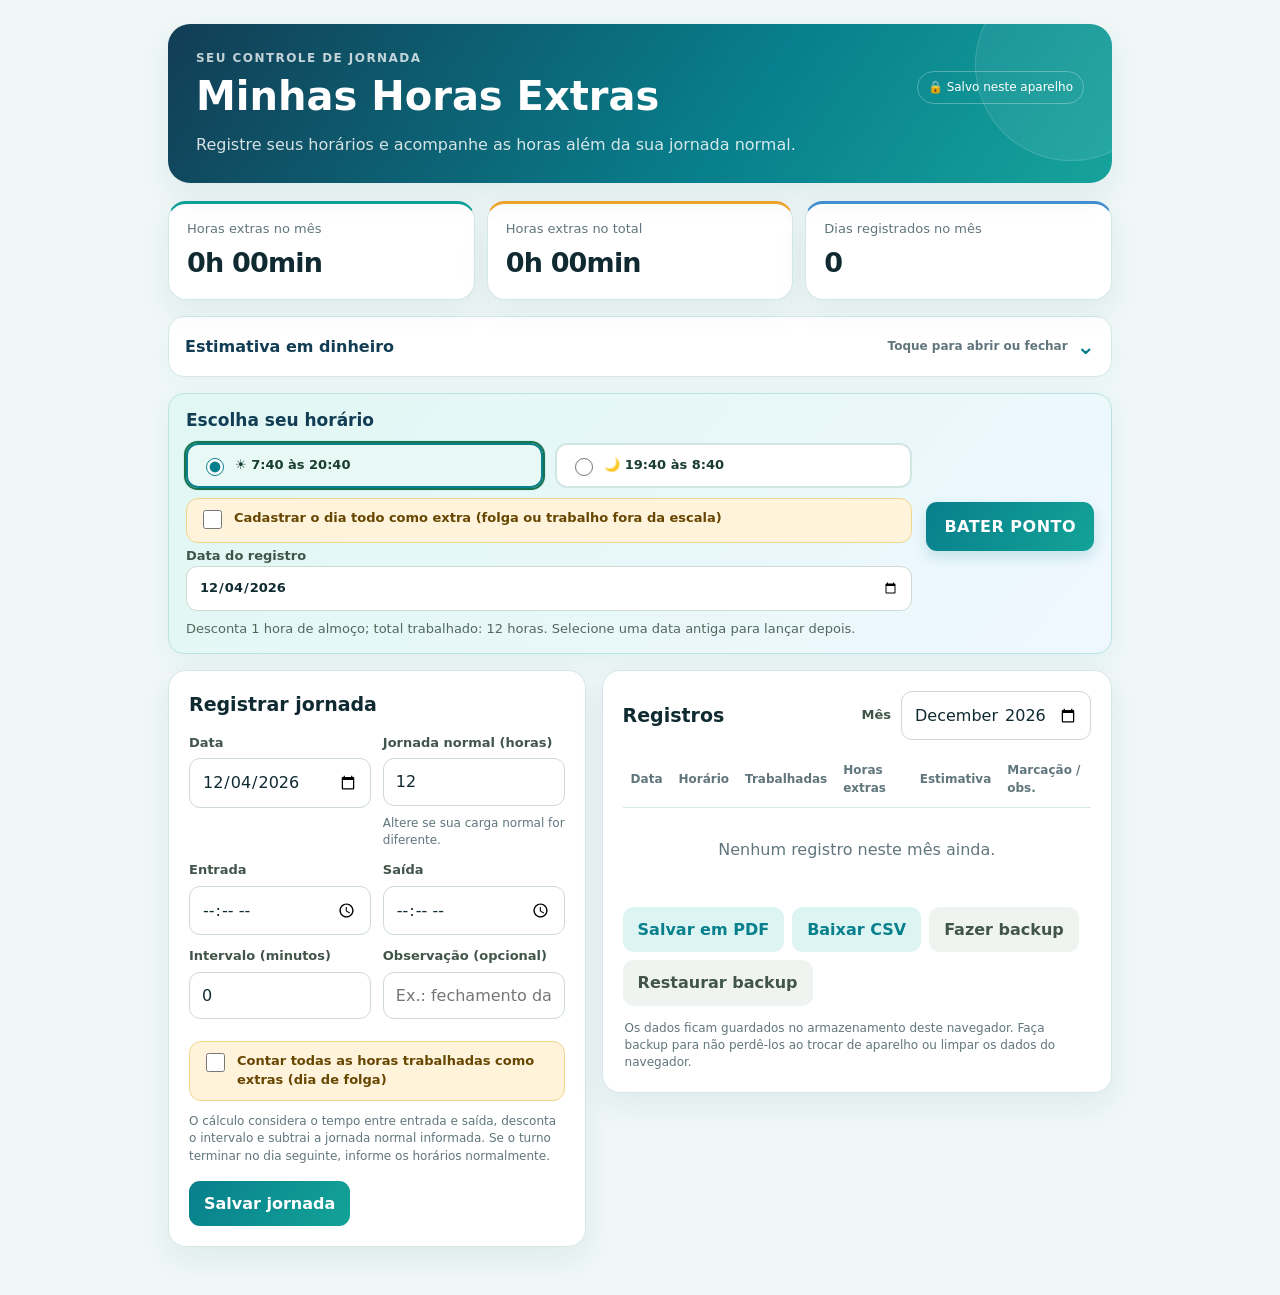
<file: index.html>
<!doctype html>
<html lang="pt-BR">
<head>
<meta charset="utf-8">
<meta name="viewport" content="width=device-width, initial-scale=1">
<meta name="theme-color" content="#123b32">
<title>Minhas Horas Extras</title>
<style>
:root{--ink:#142820;--muted:#6c7b75;--bg:#f3f7f4;--card:#fff;--green:#16734e;--green2:#e2f3e9;--line:#e1e9e4;--red:#b63838;--shadow:0 10px 30px #123b3210}*{box-sizing:border-box}body{margin:0;background:var(--bg);color:var(--ink);font:16px/1.45 system-ui,-apple-system,Segoe UI,Roboto,sans-serif}.wrap{max-width:980px;margin:auto;padding:24px 18px 48px}.hero{background:linear-gradient(125deg,#123b32,#1b7651);color:#fff;border-radius:22px;padding:26px 28px;margin-bottom:18px;box-shadow:var(--shadow)}.topline{display:flex;justify-content:space-between;align-items:center;gap:12px}.eyebrow{font-size:12px;text-transform:uppercase;letter-spacing:.12em;opacity:.75;font-weight:750}.hero h1{font-size:clamp(27px,5vw,40px);line-height:1.05;margin:8px 0}.hero p{margin:8px 0 0;opacity:.83}.local{font-size:12px;border:1px solid #ffffff48;padding:7px 10px;border-radius:999px;white-space:nowrap}.quick-banner{display:flex;align-items:center;justify-content:space-between;gap:14px;background:#e2f3e9;border:1px solid #b7dfc5;border-radius:16px;padding:14px 17px;margin:0 0 16px}.quick-banner p{margin:3px 0 0;color:#52685c;font-size:13px}.quick-banner strong{color:#123b32}.quick-banner button{font-size:16px;padding:13px 18px;white-space:nowrap}.shift-choices{display:flex;gap:10px;flex-wrap:wrap;margin-top:10px}.shift-choice{display:flex;align-items:center;gap:8px;background:#fff;border:1px solid #bed7c6;border-radius:12px;padding:10px 13px;cursor:pointer;color:#183d2e;font-weight:700}.shift-choice:has(input:checked){outline:2px solid #16734e;border-color:#16734e;background:#f4fbf6}.shift-choice input{width:18px;height:18px;min-height:18px;accent-color:#16734e}.quick-actions{display:flex;flex-direction:column;align-items:flex-start;gap:5px}.quick-banner button{margin-top:5px}.stats{display:grid;grid-template-columns:repeat(3,1fr);gap:12px;margin:16px 0}.stat,.panel{background:var(--card);border:1px solid var(--line);border-radius:18px;box-shadow:var(--shadow)}.stat{padding:16px 18px}.stat small{color:var(--muted);display:block;font-size:13px}.stat strong{display:block;font-size:27px;margin-top:5px;letter-spacing:-.03em}.grid{display:grid;grid-template-columns:minmax(340px,.9fr) minmax(500px,1.1fr);gap:16px;align-items:start}.grid>.panel:first-child{grid-column:1}.grid>.panel:nth-child(2){grid-column:2;grid-row:1}.panel{padding:20px}.panel h2{font-size:19px;margin:0 0 15px}.fields{display:grid;grid-template-columns:1fr 1fr;gap:12px}.field{display:flex;flex-direction:column;gap:6px}.field.full{grid-column:1/-1}label{font-size:13px;font-weight:700;color:#42554b}input,select{font:inherit;color:var(--ink);border:1px solid #cddbd2;border-radius:11px;padding:11px 12px;background:#fff;width:100%;min-height:44px}input:focus,select:focus{outline:3px solid #16734e22;border-color:var(--green)}.hint{font-size:12px;color:var(--muted);margin-top:3px}.actions{display:flex;gap:8px;flex-wrap:wrap;margin-top:16px}button,.btn{font:inherit;font-weight:700;border:0;border-radius:11px;padding:11px 15px;cursor:pointer;min-height:42px}.primary{background:var(--green);color:#fff}.secondary{background:var(--green2);color:var(--green)}.plain{background:#f0f4f1;color:#42554b}.danger{background:#fff0f0;color:var(--red)}button:hover{filter:brightness(.97)}.toolbar{display:flex;justify-content:space-between;align-items:center;gap:10px;margin:0 0 12px}.toolbar h2{margin:0}.month{max-width:190px}.table-wrap{overflow:auto}table{width:100%;border-collapse:collapse;min-width:530px}th{text-align:left;font-size:12px;color:var(--muted);font-weight:750;padding:10px 8px;border-bottom:1px solid var(--line)}td{padding:12px 8px;border-bottom:1px solid var(--line);font-size:14px;vertical-align:middle}.tag{display:inline-block;background:var(--green2);color:var(--green);font-weight:750;padding:4px 8px;border-radius:999px;white-space:nowrap}.zero{background:#f0f3f1;color:#607168}.row-actions{display:flex;gap:6px}.row-actions button{padding:6px 9px;min-height:32px;font-size:12px}.empty{text-align:center;padding:30px 10px;color:var(--muted)}.footnote{color:var(--muted);font-size:12px;margin:14px 2px 0}.notice{display:none;background:#fff5df;border:1px solid #f1d99e;color:#704d0d;padding:10px 12px;border-radius:11px;margin:0 0 12px;font-size:13px}.filterrow{display:flex;align-items:center;gap:10px}.filterrow label{white-space:nowrap}.print-only{display:none}@media print{body{background:#fff;color:#111;font-size:12px}.wrap{max-width:none;padding:0}.hero{background:#fff!important;color:#111;border:1px solid #bbb;box-shadow:none;padding:14px 16px;margin-bottom:10px}.hero p,.local,.eyebrow{color:#444;opacity:1}.stats{gap:8px;margin:8px 0}.stat,.panel{box-shadow:none;border:1px solid #bbb;border-radius:8px}.stat{padding:9px 12px}.stat strong{font-size:20px}.grid{display:block}.grid>.panel:first-child,.toolbar .filterrow,.actions,.footnote,.row-actions,.notice{display:none!important}.panel{padding:12px;margin-top:8px}.toolbar{display:block}table{min-width:0}th,td{padding:6px 5px;font-size:11px}.print-only{display:block!important}.tag{background:#eee!important;color:#111!important;border:1px solid #bbb}.empty{padding:16px}}@media(max-width:900px){.grid{grid-template-columns:1fr}.grid>.panel:first-child,.grid>.panel:nth-child(2){grid-column:1;grid-row:auto}}@media(max-width:760px){.wrap{padding:14px 12px 34px}.hero{padding:22px 20px;border-radius:18px}.stats{gap:8px}.stat{padding:13px 11px}.stat strong{font-size:22px}.stat small{font-size:11px}.grid{grid-template-columns:1fr}.panel{padding:17px}.toolbar{align-items:flex-start;flex-direction:column}.month{max-width:100%;width:100%}}@media(max-width:390px){.fields{grid-template-columns:1fr}.field.full{grid-column:auto}.local{font-size:10px}}

/* Tema Bater Ponto: verde, turquesa e âmbar */
:root{--ink:#102a32;--muted:#60767c;--bg:#eff7f7;--card:#fff;--green:#087f8c;--green2:#ddf5f2;--line:#d5e8e7;--shadow:0 12px 32px #12495012}
.hero{background:linear-gradient(125deg,#123d55 0%,#087f8c 60%,#16a39b 100%);position:relative;overflow:hidden}
.hero:after{content:"";position:absolute;width:190px;height:190px;border-radius:50%;right:-55px;top:-55px;background:#ffffff12;border:1px solid #ffffff22}
.quick-banner{background:linear-gradient(130deg,#e1f7f3,#eff8ff);border:1px solid #b9e4df;box-shadow:0 8px 25px #087f8c10}
.quick-banner>div:first-child{flex:1}
.shift-choices{gap:12px}
.shift-choice{flex:1;min-width:200px;border:2px solid #d2e7e4;background:#fff;transition:.15s}
.shift-choice:has(input:checked){border-color:#087f8c;background:#e8f8f5;box-shadow:0 0 0 3px #087f8c15}
.shift-choice input{accent-color:#087f8c}
.quick-banner>div:first-child>strong{font-size:17px;color:#123d55}
.quick-banner>div:first-child>p{margin-top:9px}
.quick-actions button{background:linear-gradient(120deg,#087f8c,#13a397);box-shadow:0 6px 14px #087f8c30;letter-spacing:.03em}
.tag{background:#fff1d6;color:#8a5600}
.quick-extra{display:flex;align-items:center;gap:9px;margin-top:12px;color:#314e52;font-size:14px;font-weight:700;cursor:pointer}.quick-offday{display:flex;align-items:flex-start;gap:9px;margin-top:10px;padding:10px 12px;background:#fff4db;border:1px solid #f0d58f;border-radius:12px;color:#664600;font-size:13px;font-weight:700;cursor:pointer}.quick-offday input{width:19px;height:19px;min-height:19px;accent-color:#e29a18;flex:0 0 auto;margin-top:1px}
.quick-extra input{width:19px;height:19px;min-height:19px;accent-color:#f0a629}
.extra-note{display:inline-flex;padding:3px 8px;border-radius:99px;background:#fff1d6;color:#885600;font-size:12px;font-weight:800;white-space:nowrap}
.stat:first-child{border-top:3px solid #10a399}.stat:nth-child(2){border-top:3px solid #f0a629}.stat:nth-child(3){border-top:3px solid #438fd3}
.primary{background:linear-gradient(120deg,#087f8c,#13a397)}
.mobile-nav{display:none}
@media(max-width:760px){.money-fields{grid-template-columns:1fr 1fr}.money-fields label:first-child{grid-column:1/-1}.money-summary{grid-template-columns:1fr 1fr;gap:8px}.money-summary .stat{padding:11px}.money-summary .stat strong{font-size:18px}body{padding-bottom:88px}.mobile-nav{position:fixed;z-index:30;left:0;right:0;bottom:0;display:grid;grid-template-columns:1fr 1fr;gap:8px;padding:9px 14px calc(9px + env(safe-area-inset-bottom));background:#fff;border-top:1px solid #d5e8e7;box-shadow:0 -8px 24px #123d5514}.mobile-nav button{display:flex;flex-direction:column;align-items:center;justify-content:center;gap:3px;border:0;border-radius:13px;background:transparent;color:#60767c;font-size:11px;font-weight:750;min-height:56px;padding:5px}.mobile-nav button svg{width:23px;height:23px;stroke:currentColor;fill:none;stroke-width:2;stroke-linecap:round;stroke-linejoin:round}.mobile-nav button.active{color:#087f8c;background:#e2f5f2}.mobile-tab-records .quick-banner,.mobile-tab-records .stats,.mobile-tab-records .money-summary,.mobile-tab-records .money-panel,.mobile-tab-records .grid>.panel:first-child{display:none!important}.mobile-tab-punch .grid>.panel:nth-child(2){display:none!important}.mobile-tab-records .grid>.panel:nth-child(2){display:block!important}
.quick-banner{align-items:stretch;flex-direction:column}.quick-actions{order:-1;width:100%;margin:0 0 8px}.quick-actions button{width:100%;min-height:54px}.shift-choice{min-width:100%}}
@media(max-width:760px){.table-wrap{width:100%;overflow:visible}table{display:block!important;table-layout:fixed;min-width:0!important;width:100%!important;border-collapse:separate;border-spacing:0}table thead{display:none!important}table tbody{display:block!important;width:100%!important}table tbody tr{display:block!important;width:100%!important;margin:0 0 10px;background:#fff;border:1px solid #d5e8e7;border-radius:14px;overflow:hidden;box-shadow:0 4px 14px #123d5508}table tbody td{display:flex!important;box-sizing:border-box;width:100%!important;min-width:0!important;align-items:center;justify-content:space-between;gap:10px;padding:8px 12px;border-bottom:1px solid #edf2ef;font-size:13px;text-align:right;overflow-wrap:anywhere}table tbody td::before{content:attr(data-label);display:block;flex:0 0 102px;width:102px;font-size:11px;line-height:1.2;font-weight:750;color:#60767c;text-align:left;white-space:normal;overflow-wrap:normal;word-break:normal}table tbody td>*{min-width:0}table tbody td:last-child{justify-content:flex-end;border-bottom:0;padding-top:8px;padding-bottom:8px}.row-actions{gap:8px}.row-actions button{min-height:36px;padding:7px 12px}.empty{padding:22px 8px}}@media print{.quick-banner{display:none!important}}

.money-details{background:transparent;border:0;margin:0 0 16px}.money-toggle{appearance:none;-webkit-appearance:none;width:100%;text-align:left;list-style:none;cursor:pointer;display:flex;align-items:center;gap:9px;padding:14px 16px;background:#fff;border:1px solid #d5e8e7;border-radius:16px;box-shadow:0 8px 25px #087f8c08;min-height:56px;color:inherit}.money-toggle:focus-visible{outline:3px solid #087f8c55}.money-content[hidden]{display:none!important}.money-summary-title{font-weight:800;color:#123d55;font-size:16px}.money-summary-subtitle{font-size:12px;color:#60767c;margin-left:auto}.money-chevron{font-size:22px;color:#087f8c;transition:transform .18s}.money-details.is-open .money-chevron{transform:rotate(180deg)}.money-content{padding-top:12px}.money-content .money-summary{margin-bottom:12px}.money-content .money-panel{margin-bottom:0}.money-panel{background:#fff;border:1px solid #d5e8e7;border-radius:16px;padding:15px 17px;margin:0 0 16px;box-shadow:0 8px 25px #087f8c08}.money-panel-head{display:flex;justify-content:space-between;align-items:center;gap:8px;margin-bottom:10px}.money-panel-head strong{color:#123d55}.money-panel-head small,.money-hint{color:#60767c;font-size:12px}.money-fields{display:grid;grid-template-columns:repeat(3,minmax(0,1fr));gap:10px}.money-fields label{font-size:12px}.money-fields input{margin-top:4px;min-height:40px;padding:8px 10px}.money-summary{display:grid;grid-template-columns:1fr 1fr;gap:10px;margin:0 0 16px}.money-summary .stat{border-top:3px solid #13a397}.money-summary .stat:nth-child(2){border-top-color:#f0a629}.money-summary .stat strong{font-size:23px}.money-chip{font-weight:800;color:#087f8c;white-space:nowrap}.mobile-records{display:none}
@media(max-width:760px){.table-wrap{overflow:visible;width:100%}.table-wrap>table{display:none!important}.mobile-records{display:grid!important;grid-template-columns:minmax(0,1fr);gap:10px;width:100%;max-width:100%;box-sizing:border-box}.mobile-record-card{display:block;min-width:0;width:100%;box-sizing:border-box;background:#fff;border:1px solid #d5e8e7;border-radius:14px;padding:10px 13px;box-shadow:0 4px 14px #123d5508;overflow:hidden}.mobile-record-head{display:flex;justify-content:space-between;align-items:center;gap:8px;padding-bottom:8px;border-bottom:1px solid #edf2ef}.mobile-record-head>strong{font-size:14px;color:#102a32}.mobile-extra-tag{display:inline-flex;align-items:center;max-width:62%;padding:4px 8px;border-radius:99px;background:#edf3f2;color:#49615c;font-size:11px;font-weight:800;white-space:normal;line-height:1.2}.mobile-extra-tag.offday{background:#fff1d6;color:#885600}.mobile-record-line{display:grid;grid-template-columns:100px minmax(0,1fr);align-items:start;gap:8px;padding:6px 0;border-bottom:1px solid #f0f3f1;font-size:12px}.mobile-record-line>span{color:#60767c;font-weight:700}.mobile-record-line>strong{text-align:right;color:#263d3d;overflow-wrap:anywhere;font-weight:700}.mobile-record-actions{display:flex;justify-content:flex-end;gap:8px;padding-top:8px}.mobile-record-actions button{min-height:34px;padding:6px 12px}.mobile-records+.empty{padding:20px 8px}}
@media print{.money-content[hidden]{display:none!important}.mobile-records{display:none!important}.table-wrap>table{display:table!important}}

@media(max-width:760px){body.mobile-tab-records .hero,body.mobile-tab-records #moneyDetails,body.mobile-tab-records .stats,body.mobile-tab-records .money-summary,body.mobile-tab-records .money-panel,body.mobile-tab-records .quick-banner,body.mobile-tab-records .grid>.panel:first-child{display:none!important}body.mobile-tab-records .wrap{padding-top:6px}body.mobile-tab-records .grid>.panel:nth-child(2){padding:10px;border-radius:14px}body.mobile-tab-records .grid>.panel:nth-child(2) h2{font-size:17px;margin:0}body.mobile-tab-records .grid>.panel:nth-child(2) .toolbar{flex-direction:row;align-items:center;gap:8px;margin:0 0 8px}body.mobile-tab-records .grid>.panel:nth-child(2) .month{width:auto;max-width:155px;min-height:38px;padding:7px 9px;font-size:13px}body.mobile-tab-records .mobile-records{gap:7px}body.mobile-tab-records .mobile-record-card{padding:7px 10px;border-radius:11px}body.mobile-tab-records .mobile-record-head{padding-bottom:5px}body.mobile-tab-records .mobile-record-line{padding:4px 0;font-size:11px}body.mobile-tab-records .mobile-record-actions{padding-top:5px}body.mobile-tab-records .mobile-record-actions button{min-height:30px;padding:4px 10px;font-size:12px}}
</style>
</head>
<body>
<div class="wrap">
<header class="hero"><div class="topline"><div><div class="eyebrow">Seu controle de jornada</div><h1>Minhas Horas Extras</h1></div><span class="local">🔒 Salvo neste aparelho</span></div><p>Registre seus horários e acompanhe as horas além da sua jornada normal.</p></header>
<section class="stats" aria-label="Resumo"><div class="stat"><small>Horas extras no mês</small><strong id="monthTotal">0h 00min</strong></div><div class="stat"><small>Horas extras no total</small><strong id="allTotal">0h 00min</strong></div><div class="stat"><small>Dias registrados no mês</small><strong id="dayCount">0</strong></div></section>
<section id="moneyDetails" class="money-details"><button id="moneyToggle" class="money-toggle" type="button" aria-expanded="false" aria-controls="moneyContent"><span class="money-summary-title">Estimativa em dinheiro</span><span class="money-summary-subtitle">Toque para abrir ou fechar</span><span id="moneyChevron" class="money-chevron" aria-hidden="true">⌄</span></button><div id="moneyContent" class="money-content" hidden><section class="money-summary" aria-label="Estimativa de valores"><div class="stat"><small>Valor estimado só das extras neste mês</small><strong id="moneyMonth">R$ 0,00</strong></div><div class="stat"><small>Valor estimado só das extras no total</small><strong id="moneyAll">R$ 0,00</strong></div></section>
<section class="money-panel"><div class="money-panel-head"><strong>Valores e adicionais</strong><small>baseada no holerite</small></div><div class="money-fields"><label>Hora normal (R$)<input id="hourlyRate" type="number" min="0" step="0.0001" value="15.7128" inputmode="decimal"></label><label>Adicional em dia normal (%)<input id="regularRate" type="number" min="0" step="1" value="0" inputmode="numeric"></label><label>Adicional na folga (%)<input id="offRate" type="number" min="0" step="1" value="100" inputmode="numeric"></label></div><div class="money-hint">O cálculo em dinheiro considera somente horas extras: turno normal de 12h = R$ 0; folga marcada como extra = horas trabalhadas × hora normal × 2 (100%). Estimativa baseada no holerite.</div></section></div></section>
<div class="quick-banner"><div><strong>Escolha seu horário</strong><div class="shift-choices"><label class="shift-choice"><input type="radio" name="shiftChoice" value="day" checked><span>☀️ 7:40 às 20:40</span></label><label class="shift-choice"><input type="radio" name="shiftChoice" value="night"><span>🌙 19:40 às 8:40</span></label></div><label class="quick-offday"><input id="quickOffDay" type="checkbox"><span>Cadastrar o dia todo como extra (folga ou trabalho fora da escala)</span></label><label class="quick-date" for="quickDate">Data do registro<input id="quickDate" type="date"></label><p>Desconta 1 hora de almoço; total trabalhado: 12 horas. Selecione uma data antiga para lançar depois.</p></div><div class="quick-actions"><button class="primary" type="button" id="quickBtnTop">BATER PONTO</button></div></div>
<div id="notice" class="notice"></div>
<main class="grid">
<section class="panel"><h2 id="formTitle">Registrar jornada</h2><form id="entryForm"><input type="hidden" id="editId"><div class="fields">
<div class="field"><label for="date">Data</label><input id="date" type="date" required></div>
<div class="field"><label for="normal">Jornada normal (horas)</label><input id="normal" type="number" min="0" max="24" step="0.25" value="12" required><span class="hint">Altere se sua carga normal for diferente.</span></div>
<div class="field"><label for="start">Entrada</label><input id="start" type="time" required></div>
<div class="field"><label for="end">Saída</label><input id="end" type="time" required></div>
<div class="field"><label for="break">Intervalo (minutos)</label><input id="break" type="number" min="0" max="1440" step="1" value="0" required></div>
<div class="field"><label for="note">Observação (opcional)</label><input id="note" type="text" maxlength="100" placeholder="Ex.: fechamento da loja"></div><div class="field full"><label class="quick-offday"><input id="offDayFlag" type="checkbox"><span>Contar todas as horas trabalhadas como extras (dia de folga)</span></label></div>
</div><div class="hint" style="margin-top:12px">O cálculo considera o tempo entre entrada e saída, desconta o intervalo e subtrai a jornada normal informada. Se o turno terminar no dia seguinte, informe os horários normalmente.</div><div class="actions"><button class="primary" type="submit" id="saveBtn">Salvar jornada</button><button class="plain" type="button" id="cancelEdit" style="display:none">Cancelar edição</button></div></form></section>
<section class="panel"><div class="toolbar"><h2>Registros</h2><div class="filterrow"><label for="monthFilter">Mês</label><input class="month" id="monthFilter" type="month"></div></div><div class="table-wrap"><div id="mobileRecords" class="mobile-records" aria-label="Registros no iPhone"></div><table><thead><tr><th>Data</th><th>Horário</th><th>Trabalhadas</th><th>Horas extras</th><th>Estimativa</th><th>Marcação / obs.</th><th>Ações</th></tr></thead><tbody id="rows"></tbody></table><div class="empty" id="empty">Nenhum registro neste mês ainda.</div></div><div class="actions"><button class="secondary" type="button" id="pdfBtn">Salvar em PDF</button><button class="secondary" type="button" id="exportBtn">Baixar CSV</button><button class="plain" type="button" id="backupBtn">Fazer backup</button><label for="restoreFile" class="btn plain" style="display:inline-flex;align-items:center">Restaurar backup</label><input id="restoreFile" type="file" accept="application/json,.json" hidden></div><p class="footnote">Os dados ficam guardados no armazenamento deste navegador. Faça backup para não perdê-los ao trocar de aparelho ou limpar os dados do navegador.</p></section>
</main>
</div>
<nav class="mobile-nav" aria-label="Navegação do app"><button id="navPunch" class="active" type="button" aria-label="Bater ponto"><svg viewBox="0 0 24 24" aria-hidden="true"><circle cx="12" cy="12" r="9"></circle><path d="M12 7v5l3 2"></path></svg><span>Bater ponto</span></button><button id="navRecords" type="button" aria-label="Registros"><svg viewBox="0 0 24 24" aria-hidden="true"><path d="M8 4h11a1 1 0 0 1 1 1v15H7V5a1 1 0 0 1 1-1Z"></path><path d="M4 7v14h15M10 9h6M10 13h6M10 17h4"></path></svg><span>Registros</span></button></nav>
<script>
(()=>{
'use strict';
const KEY='minhasHorasExtras_v1';
const mobileQuery=window.matchMedia('(max-width: 760px)');
function setMobileTab(tab){document.body.classList.toggle('mobile-tab-records',tab==='records');document.body.classList.toggle('mobile-tab-punch',tab!=='records');$('navPunch').classList.toggle('active',tab!=='records');$('navRecords').classList.toggle('active',tab==='records');window.scrollTo({top:0,behavior:'smooth'});}

const TEMPLATE_KEY='minhasHorasExtras_template_v1';
const $=id=>document.getElementById(id);
let entries=[];
try{entries=JSON.parse(localStorage.getItem(KEY)||'[]');if(!Array.isArray(entries))entries=[];}catch(e){entries=[];}
let rates={hourly:15.7128,regular:0,off:100};
try{const saved=JSON.parse(localStorage.getItem('minhasHorasExtras_rates')||'null');if(saved)rates={...rates,...saved};}catch(e){}
// User says only work on scheduled days off earns the 100% premium; regular 12h shifts are not overtime.
if(Number(rates.regular)===100&&Number(rates.off)===100){rates.regular=0;localStorage.setItem('minhasHorasExtras_rates',JSON.stringify(rates));}
let template=null;
try{template=JSON.parse(localStorage.getItem(TEMPLATE_KEY)||'null');}catch(e){template=null;}
if(!template&&entries.length){const latest=entries.slice().sort((a,b)=>b.date.localeCompare(a.date))[0];template={start:latest.start,end:latest.end,breakMin:latest.breakMin||0,normal:latest.normal||8};}
// User's regular shifts are 12 hours worked after a 1-hour lunch; normalize older quick-punch defaults that assumed 8 hours.
if(!localStorage.getItem('normalHours')||localStorage.getItem('normalHours')==='8')localStorage.setItem('normalHours','12');
if(template&&Number(template.normal)===8){template.normal=12;localStorage.setItem(TEMPLATE_KEY,JSON.stringify(template));}
for(const e of entries){if(!e.offDay&&((e.start==='07:40'&&e.end==='20:40')||(e.start==='19:40'&&e.end==='08:40'))){e.breakMin=60;e.normal=12;e.extraMarked=false;}}
localStorage.setItem(KEY,JSON.stringify(entries));
const pad=n=>String(n).padStart(2,'0');
function localDate(d=new Date()){return `${d.getFullYear()}-${pad(d.getMonth()+1)}-${pad(d.getDate())}`;}
function minsToText(n){n=Math.max(0,Math.round(n));return `${Math.floor(n/60)}h ${pad(n%60)}min`;}
function save(){localStorage.setItem(KEY,JSON.stringify(entries));render();}
function esc(s){return String(s||'').replace(/[&<>"']/g,c=>({'&':'&amp;','<':'&lt;','>':'&gt;','"':'&quot;',"'":'&#39;'}[c]));}
function worked(e){let [sh,sm]=e.start.split(':').map(Number),[eh,em]=e.end.split(':').map(Number);let duration=eh*60+em-(sh*60+sm);if(duration<=0)duration+=1440;return Math.max(0,duration-Number(e.breakMin||0));}
function calc(e){if(e.offDay)return worked(e);const standardShift=(e.start==='07:40'&&e.end==='20:40')||(e.start==='19:40'&&e.end==='08:40');if(standardShift)return 0;return Math.max(0,worked(e)-Number(e.normal||0)*60);}
function money(e){const extraHours=calc(e)/60;const pct=e.offDay?rates.off:rates.regular;return extraHours*rates.hourly*(1+pct/100);}
function brl(n){return new Intl.NumberFormat('pt-BR',{style:'currency',currency:'BRL'}).format(n||0);}
function render(){const month=$('monthFilter').value;const filtered=entries.filter(e=>!month||e.date.startsWith(month)).sort((a,b)=>b.date.localeCompare(a.date)||b.start.localeCompare(a.start));$('rows').innerHTML=filtered.map(e=>{const x=calc(e);return `<tr><td>${e.date.split('-').reverse().join('/')}</td><td>${esc(e.start)}–${esc(e.end)}</td><td>${minsToText(worked(e))}</td><td><span class="tag ${x===0?'zero':''}">${minsToText(x)}</span></td><td>${brl(money(e))}</td><td>${e.offDay?'<span class="extra-note">Dia todo extra</span> ':e.extraMarked?'<span class="extra-note">Extra</span> ':''}${esc(e.note)||'—'}</td><td><div class="row-actions"><button class="plain" data-edit="${esc(e.id)}" type="button">Editar</button><button class="danger" data-del="${esc(e.id)}" type="button">Excluir</button></div></td></tr>`}).join('');$('mobileRecords').innerHTML=filtered.map(e=>{const x=calc(e);return `<article class="mobile-record-card"><div class="mobile-record-head"><strong>${e.date.split('-').reverse().join('/')}</strong><span class="mobile-extra-tag ${e.offDay?'offday':''}">${e.offDay?'Dia todo extra':e.extraMarked?'Extra':'Jornada normal'}</span></div><div class="mobile-record-line"><span>Horário</span><strong>${esc(e.start)}–${esc(e.end)}</strong></div><div class="mobile-record-line"><span>Trabalhadas</span><strong>${minsToText(worked(e))}</strong></div><div class="mobile-record-line"><span>Horas extras</span><strong>${minsToText(x)}</strong></div><div class="mobile-record-line"><span>Estimativa</span><strong class="money-chip">${brl(money(e))}</strong></div>${e.note?`<div class="mobile-record-line"><span>Observação</span><strong>${esc(e.note)}</strong></div>`:''}<div class="mobile-record-actions"><button class="plain" data-edit="${esc(e.id)}" type="button">Editar</button><button class="danger" data-del="${esc(e.id)}" type="button">Excluir</button></div></article>`}).join('');bindRecordActions($('rows'));bindRecordActions($('mobileRecords'));$('empty').style.display=filtered.length?'none':'block';const totalMonth=entries.filter(e=>e.date.startsWith(month||localDate().slice(0,7))).reduce((a,e)=>a+calc(e),0);const all=entries.reduce((a,e)=>a+calc(e),0);$('monthTotal').textContent=minsToText(totalMonth);$('allTotal').textContent=minsToText(all);$('dayCount').textContent=entries.filter(e=>e.date.startsWith(month||localDate().slice(0,7))).length;$('moneyMonth').textContent=brl(entries.filter(e=>e.date.startsWith(month||localDate().slice(0,7))).reduce((a,e)=>a+money(e),0));$('moneyAll').textContent=brl(entries.reduce((a,e)=>a+money(e),0));}
function editEntry(id){const e=entries.find(x=>x.id===id);if(!e)return;$('editId').value=e.id;$('date').value=e.date;$('start').value=e.start;$('end').value=e.end;$('break').value=e.breakMin;$('normal').value=e.normal;$('note').value=e.note||'';$('offDayFlag').checked=!!e.offDay;$('formTitle').textContent='Editar jornada';$('saveBtn').textContent='Salvar alterações';$('cancelEdit').style.display='inline-block';if(mobileQuery.matches)setMobileTab('punch');window.scrollTo({top:0,behavior:'smooth'});}
function deleteEntry(id){const e=entries.find(x=>x.id===id);if(!e)return;const label=e.date.split('-').reverse().join('/');if(!window.confirm(`Excluir o registro de ${label}?`))return;entries=entries.filter(x=>x.id!==id);save();}
function bindRecordActions(root){root.querySelectorAll('[data-edit]').forEach(button=>button.addEventListener('click',()=>editEntry(button.dataset.edit)));root.querySelectorAll('[data-del]').forEach(button=>button.addEventListener('click',()=>deleteEntry(button.dataset.del)));}
function applyTemplate(){if(!template)return;$('start').value=template.start||'';$('end').value=template.end||'';$('break').value=template.breakMin??0;$('normal').value=template.normal||localStorage.getItem('normalHours')||'12';}
function resetForm(){ $('entryForm').reset();$('date').value=localDate();$('normal').value=localStorage.getItem('normalHours')||'12';$('break').value='0';$('offDayFlag').checked=false;applyTemplate();$('editId').value='';$('formTitle').textContent='Registrar jornada';$('saveBtn').textContent='Salvar jornada';$('cancelEdit').style.display='none';}
$('hourlyRate').value=rates.hourly;$('regularRate').value=rates.regular;$('offRate').value=rates.off;$('date').value=localDate();$('quickDate').value=localDate();$('monthFilter').value=localDate().slice(0,7);$('normal').value=localStorage.getItem('normalHours')||'12';applyTemplate();const savedShift=localStorage.getItem('minhasHorasExtras_shift');if(savedShift&&document.querySelector(`input[name="shiftChoice"][value="${savedShift}"]`))document.querySelector(`input[name="shiftChoice"][value="${savedShift}"]`).checked=true;render();
$('entryForm').addEventListener('submit',ev=>{ev.preventDefault();const rec={id:$('editId').value||((Date.now().toString(36))+Math.random().toString(36).slice(2,7)),date:$('date').value,start:$('start').value,end:$('end').value,breakMin:Number($('break').value),normal:Number($('normal').value),note:$('note').value.trim(),extraMarked:calc({start:$('start').value,end:$('end').value,breakMin:Number($('break').value),normal:Number($('normal').value)})>0,offDay:$('offDayFlag').checked};if(!rec.date||!rec.start||!rec.end||rec.normal<0||rec.breakMin<0){return;}localStorage.setItem('normalHours',String(rec.normal));template={start:rec.start,end:rec.end,breakMin:rec.breakMin,normal:rec.normal};localStorage.setItem(TEMPLATE_KEY,JSON.stringify(template));const i=entries.findIndex(e=>e.id===rec.id);if(i>=0)entries[i]=rec;else entries.push(rec);$('monthFilter').value=rec.date.slice(0,7);save();resetForm();});
$('cancelEdit').addEventListener('click',resetForm);$('monthFilter').addEventListener('change',render);
for(const [id,key] of [['hourlyRate','hourly'],['regularRate','regular'],['offRate','off']])$(id).addEventListener('input',()=>{rates[key]=Math.max(0,Number($(id).value)||0);localStorage.setItem('minhasHorasExtras_rates',JSON.stringify(rates));render();});
$('moneyToggle').addEventListener('click',()=>{const open=$('moneyToggle').getAttribute('aria-expanded')!=='true';$('moneyToggle').setAttribute('aria-expanded',String(open));$('moneyContent').hidden=!open;$('moneyDetails').classList.toggle('is-open',open);});
$('navPunch').addEventListener('click',()=>setMobileTab('punch'));$('navRecords').addEventListener('click',()=>setMobileTab('records'));if(mobileQuery.matches)setMobileTab('punch');
function quickRegister(){const chosen=document.querySelector('input[name="shiftChoice"]:checked');const shifts={day:{start:'07:40',end:'20:40'},night:{start:'19:40',end:'08:40'}};const shift=shifts[chosen?.value||'day'];localStorage.setItem('minhasHorasExtras_shift',chosen?.value||'day');const today=$('quickDate').value||localDate();const duplicate=entries.some(e=>e.date===today&&e.start===shift.start&&e.end===shift.end);if(duplicate){alert('Esse horário já está registrado nessa data.');return;}const rec={id:Date.now().toString(36)+Math.random().toString(36).slice(2,7),date:today,start:shift.start,end:shift.end,breakMin:60,normal:Number(localStorage.getItem('normalHours')||12),note:'',extraMarked:$('quickOffDay').checked,offDay:$('quickOffDay').checked};entries.push(rec);$('monthFilter').value=today.slice(0,7);save();resetForm();$('quickDate').value=localDate();}
$('quickBtnTop').addEventListener('click',quickRegister);

function download(name,text,type){const a=document.createElement('a');a.href=URL.createObjectURL(new Blob([text],{type}));a.download=name;document.body.appendChild(a);a.click();a.remove();setTimeout(()=>URL.revokeObjectURL(a.href),1000);}
$('pdfBtn').addEventListener('click',()=>{window.print();});
$('exportBtn').addEventListener('click',()=>{if(!entries.length){alert('Ainda não há registros para exportar.');return;}const data=[['Data','Entrada','Saída','Intervalo (min)','Jornada normal (h)','Horas trabalhadas','Horas extras','Estimativa (R$)','Dia de folga','Marcado como extra','Observação'],...entries.slice().sort((a,b)=>a.date.localeCompare(b.date)).map(e=>[e.date,e.start,e.end,e.breakMin,e.normal,minsToText(worked(e)),minsToText(calc(e)),money(e).toFixed(2).replace('.',','),e.offDay?'Sim':'Não',e.extraMarked?'Sim':'Não',e.note||''])];const csv='\uFEFF'+data.map(r=>r.map(v=>'"'+String(v).replace(/"/g,'""')+'"').join(';')).join('\r\n');download('horas-extras.csv',csv,'text/csv;charset=utf-8');});
$('backupBtn').addEventListener('click',()=>download('backup-horas-extras.json',JSON.stringify({version:1,entries},null,2),'application/json'));
$('restoreFile').addEventListener('change',async ev=>{const file=ev.target.files[0];if(!file)return;try{const data=JSON.parse(await file.text());const list=Array.isArray(data)?data:data.entries;if(!Array.isArray(list)||!list.every(e=>e.date&&e.start&&e.end)){throw new Error('formato');}if(confirm(`Importar ${list.length} registro(s)? Os registros existentes serão mantidos e possíveis duplicados serão substituídos.`)){const map=new Map(entries.map(e=>[e.id,e]));list.forEach((e,i)=>{const item={...e,id:e.id||`restored-${i}-${Date.now()}`};map.set(item.id,item);});entries=[...map.values()];save();} }catch(e){alert('Não consegui ler esse backup. Escolha um arquivo JSON exportado por este app.');}ev.target.value='';});
})();
</script>
</body></html>
</file>
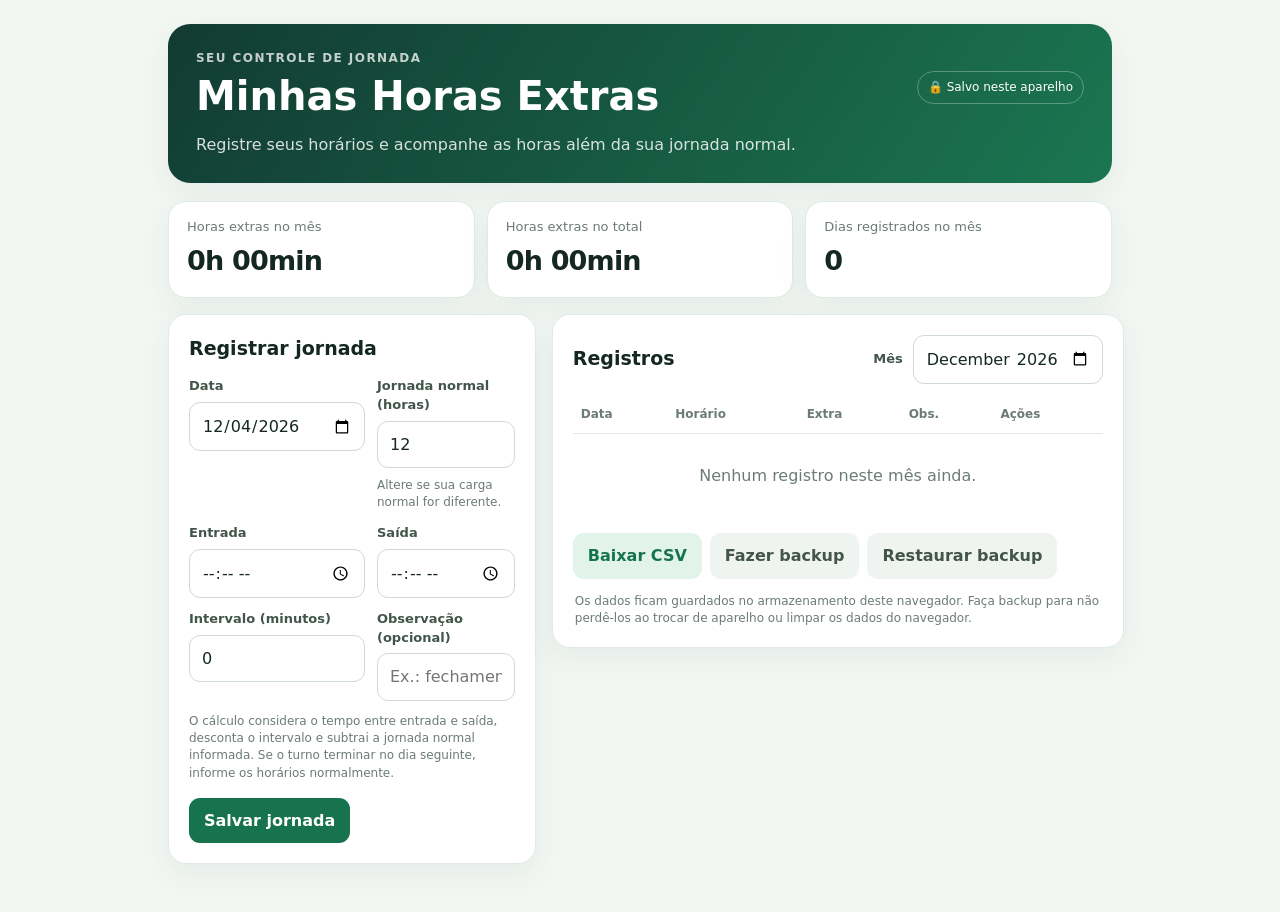
<file: index 16.html>
<!doctype html>
<html lang="pt-BR">
<head>
<meta charset="utf-8">
<meta name="viewport" content="width=device-width, initial-scale=1">
<meta name="theme-color" content="#123b32">
<title>Minhas Horas Extras</title>
<style>
:root{--ink:#142820;--muted:#6c7b75;--bg:#f3f7f4;--card:#fff;--green:#16734e;--green2:#e2f3e9;--line:#e1e9e4;--red:#b63838;--shadow:0 10px 30px #123b3210}*{box-sizing:border-box}body{margin:0;background:var(--bg);color:var(--ink);font:16px/1.45 system-ui,-apple-system,Segoe UI,Roboto,sans-serif}.wrap{max-width:980px;margin:auto;padding:24px 18px 48px}.hero{background:linear-gradient(125deg,#123b32,#1b7651);color:#fff;border-radius:22px;padding:26px 28px;margin-bottom:18px;box-shadow:var(--shadow)}.topline{display:flex;justify-content:space-between;align-items:center;gap:12px}.eyebrow{font-size:12px;text-transform:uppercase;letter-spacing:.12em;opacity:.75;font-weight:750}.hero h1{font-size:clamp(27px,5vw,40px);line-height:1.05;margin:8px 0}.hero p{margin:8px 0 0;opacity:.83}.local{font-size:12px;border:1px solid #ffffff48;padding:7px 10px;border-radius:999px;white-space:nowrap}.stats{display:grid;grid-template-columns:repeat(3,1fr);gap:12px;margin:16px 0}.stat,.panel{background:var(--card);border:1px solid var(--line);border-radius:18px;box-shadow:var(--shadow)}.stat{padding:16px 18px}.stat small{color:var(--muted);display:block;font-size:13px}.stat strong{display:block;font-size:27px;margin-top:5px;letter-spacing:-.03em}.grid{display:grid;grid-template-columns:1fr 1.15fr;gap:16px;align-items:start}.panel{padding:20px}.panel h2{font-size:19px;margin:0 0 15px}.fields{display:grid;grid-template-columns:1fr 1fr;gap:12px}.field{display:flex;flex-direction:column;gap:6px}.field.full{grid-column:1/-1}label{font-size:13px;font-weight:700;color:#42554b}input,select{font:inherit;color:var(--ink);border:1px solid #cddbd2;border-radius:11px;padding:11px 12px;background:#fff;width:100%;min-height:44px}input:focus,select:focus{outline:3px solid #16734e22;border-color:var(--green)}.hint{font-size:12px;color:var(--muted);margin-top:3px}.actions{display:flex;gap:8px;flex-wrap:wrap;margin-top:16px}button,.btn{font:inherit;font-weight:700;border:0;border-radius:11px;padding:11px 15px;cursor:pointer;min-height:42px}.primary{background:var(--green);color:#fff}.secondary{background:var(--green2);color:var(--green)}.plain{background:#f0f4f1;color:#42554b}.danger{background:#fff0f0;color:var(--red)}button:hover{filter:brightness(.97)}.toolbar{display:flex;justify-content:space-between;align-items:center;gap:10px;margin:0 0 12px}.toolbar h2{margin:0}.month{max-width:190px}.table-wrap{overflow:auto}table{width:100%;border-collapse:collapse;min-width:530px}th{text-align:left;font-size:12px;color:var(--muted);font-weight:750;padding:10px 8px;border-bottom:1px solid var(--line)}td{padding:12px 8px;border-bottom:1px solid var(--line);font-size:14px;vertical-align:middle}.tag{display:inline-block;background:var(--green2);color:var(--green);font-weight:750;padding:4px 8px;border-radius:999px;white-space:nowrap}.zero{background:#f0f3f1;color:#607168}.row-actions{display:flex;gap:6px}.row-actions button{padding:6px 9px;min-height:32px;font-size:12px}.empty{text-align:center;padding:30px 10px;color:var(--muted)}.footnote{color:var(--muted);font-size:12px;margin:14px 2px 0}.notice{display:none;background:#fff5df;border:1px solid #f1d99e;color:#704d0d;padding:10px 12px;border-radius:11px;margin:0 0 12px;font-size:13px}.filterrow{display:flex;align-items:center;gap:10px}.filterrow label{white-space:nowrap}@media(max-width:760px){.wrap{padding:14px 12px 34px}.hero{padding:22px 20px;border-radius:18px}.stats{gap:8px}.stat{padding:13px 11px}.stat strong{font-size:22px}.stat small{font-size:11px}.grid{grid-template-columns:1fr}.panel{padding:17px}.toolbar{align-items:flex-start;flex-direction:column}.month{max-width:100%;width:100%}}@media(max-width:390px){.fields{grid-template-columns:1fr}.field.full{grid-column:auto}.local{font-size:10px}}
</style>
</head>
<body>
<div class="wrap">
<header class="hero"><div class="topline"><div><div class="eyebrow">Seu controle de jornada</div><h1>Minhas Horas Extras</h1></div><span class="local">🔒 Salvo neste aparelho</span></div><p>Registre seus horários e acompanhe as horas além da sua jornada normal.</p></header>
<section class="stats" aria-label="Resumo"><div class="stat"><small>Horas extras no mês</small><strong id="monthTotal">0h 00min</strong></div><div class="stat"><small>Horas extras no total</small><strong id="allTotal">0h 00min</strong></div><div class="stat"><small>Dias registrados no mês</small><strong id="dayCount">0</strong></div></section>
<div id="notice" class="notice"></div>
<main class="grid">
<section class="panel"><h2 id="formTitle">Registrar jornada</h2><form id="entryForm"><input type="hidden" id="editId"><div class="fields">
<div class="field"><label for="date">Data</label><input id="date" type="date" required></div>
<div class="field"><label for="normal">Jornada normal (horas)</label><input id="normal" type="number" min="0" max="24" step="0.25" value="8" required><span class="hint">Altere se sua carga normal for diferente.</span></div>
<div class="field"><label for="start">Entrada</label><input id="start" type="time" required></div>
<div class="field"><label for="end">Saída</label><input id="end" type="time" required></div>
<div class="field"><label for="break">Intervalo (minutos)</label><input id="break" type="number" min="0" max="1440" step="1" value="0" required></div>
<div class="field"><label for="note">Observação (opcional)</label><input id="note" type="text" maxlength="100" placeholder="Ex.: fechamento da loja"></div>
</div><div class="hint" style="margin-top:12px">O cálculo considera o tempo entre entrada e saída, desconta o intervalo e subtrai a jornada normal informada. Se o turno terminar no dia seguinte, informe os horários normalmente.</div><div class="actions"><button class="primary" type="submit" id="saveBtn">Salvar jornada</button><button class="plain" type="button" id="cancelEdit" style="display:none">Cancelar edição</button></div></form></section>
<section class="panel"><div class="toolbar"><h2>Registros</h2><div class="filterrow"><label for="monthFilter">Mês</label><input class="month" id="monthFilter" type="month"></div></div><div class="table-wrap"><table><thead><tr><th>Data</th><th>Horário</th><th>Extra</th><th>Obs.</th><th>Ações</th></tr></thead><tbody id="rows"></tbody></table><div class="empty" id="empty">Nenhum registro neste mês ainda.</div></div><div class="actions"><button class="secondary" type="button" id="exportBtn">Baixar CSV</button><button class="plain" type="button" id="backupBtn">Fazer backup</button><label for="restoreFile" class="btn plain" style="display:inline-flex;align-items:center">Restaurar backup</label><input id="restoreFile" type="file" accept="application/json,.json" hidden></div><p class="footnote">Os dados ficam guardados no armazenamento deste navegador. Faça backup para não perdê-los ao trocar de aparelho ou limpar os dados do navegador.</p></section>
</main>
</div>
<script>
(()=>{
'use strict';
const KEY='minhasHorasExtras_v1';
const $=id=>document.getElementById(id);
let entries=[];
try{entries=JSON.parse(localStorage.getItem(KEY)||'[]');if(!Array.isArray(entries))entries=[];}catch(e){entries=[];}
const pad=n=>String(n).padStart(2,'0');
function localDate(d=new Date()){return `${d.getFullYear()}-${pad(d.getMonth()+1)}-${pad(d.getDate())}`;}
function minsToText(n){n=Math.max(0,Math.round(n));return `${Math.floor(n/60)}h ${pad(n%60)}min`;}
function save(){localStorage.setItem(KEY,JSON.stringify(entries));render();}
function esc(s){return String(s||'').replace(/[&<>"']/g,c=>({'&':'&amp;','<':'&lt;','>':'&gt;','"':'&quot;',"'":'&#39;'}[c]));}
function calc(e){let [sh,sm]=e.start.split(':').map(Number),[eh,em]=e.end.split(':').map(Number);let duration=eh*60+em-(sh*60+sm);if(duration<=0)duration+=1440;return Math.max(0,duration-Number(e.breakMin||0)-Number(e.normal||0)*60);}
function render(){const month=$('monthFilter').value;const filtered=entries.filter(e=>!month||e.date.startsWith(month)).sort((a,b)=>b.date.localeCompare(a.date)||b.start.localeCompare(a.start));$('rows').innerHTML=filtered.map(e=>{const x=calc(e);return `<tr><td>${e.date.split('-').reverse().join('/')}</td><td>${esc(e.start)}–${esc(e.end)}</td><td><span class="tag ${x===0?'zero':''}">${minsToText(x)}</span></td><td>${esc(e.note)||'—'}</td><td><div class="row-actions"><button class="plain" data-edit="${esc(e.id)}" type="button">Editar</button><button class="danger" data-del="${esc(e.id)}" type="button" aria-label="Excluir registro">Excluir</button></div></td></tr>`}).join('');$('empty').style.display=filtered.length?'none':'block';const totalMonth=entries.filter(e=>e.date.startsWith(month||localDate().slice(0,7))).reduce((a,e)=>a+calc(e),0);const all=entries.reduce((a,e)=>a+calc(e),0);$('monthTotal').textContent=minsToText(totalMonth);$('allTotal').textContent=minsToText(all);$('dayCount').textContent=entries.filter(e=>e.date.startsWith(month||localDate().slice(0,7))).length;}
function resetForm(){ $('entryForm').reset();$('date').value=localDate();$('normal').value=localStorage.getItem('normalHours')||'8';$('break').value='0';$('editId').value='';$('formTitle').textContent='Registrar jornada';$('saveBtn').textContent='Salvar jornada';$('cancelEdit').style.display='none';}
$('date').value=localDate();$('monthFilter').value=localDate().slice(0,7);$('normal').value=localStorage.getItem('normalHours')||'8';render();
$('entryForm').addEventListener('submit',ev=>{ev.preventDefault();const rec={id:$('editId').value||((Date.now().toString(36))+Math.random().toString(36).slice(2,7)),date:$('date').value,start:$('start').value,end:$('end').value,breakMin:Number($('break').value),normal:Number($('normal').value),note:$('note').value.trim()};if(!rec.date||!rec.start||!rec.end||rec.normal<0||rec.breakMin<0){return;}localStorage.setItem('normalHours',String(rec.normal));const i=entries.findIndex(e=>e.id===rec.id);if(i>=0)entries[i]=rec;else entries.push(rec);$('monthFilter').value=rec.date.slice(0,7);save();resetForm();});
$('cancelEdit').addEventListener('click',resetForm);$('monthFilter').addEventListener('change',render);
$('rows').addEventListener('click',ev=>{const edit=ev.target.closest('[data-edit]'),del=ev.target.closest('[data-del]');if(edit){const e=entries.find(x=>x.id===edit.dataset.edit);if(!e)return;$('editId').value=e.id;$('date').value=e.date;$('start').value=e.start;$('end').value=e.end;$('break').value=e.breakMin;$('normal').value=e.normal;$('note').value=e.note||'';$('formTitle').textContent='Editar jornada';$('saveBtn').textContent='Salvar alterações';$('cancelEdit').style.display='inline-block';window.scrollTo({top:0,behavior:'smooth'});}if(del){const e=entries.find(x=>x.id===del.dataset.del);if(e&&confirm(`Excluir o registro de ${e.date.split('-').reverse().join('/')}?`)){entries=entries.filter(x=>x.id!==e.id);save();}}});
function download(name,text,type){const a=document.createElement('a');a.href=URL.createObjectURL(new Blob([text],{type}));a.download=name;document.body.appendChild(a);a.click();a.remove();setTimeout(()=>URL.revokeObjectURL(a.href),1000);}
$('exportBtn').addEventListener('click',()=>{if(!entries.length){alert('Ainda não há registros para exportar.');return;}const data=[['Data','Entrada','Saída','Intervalo (min)','Jornada normal (h)','Horas extras','Observação'],...entries.slice().sort((a,b)=>a.date.localeCompare(b.date)).map(e=>[e.date,e.start,e.end,e.breakMin,e.normal,minsToText(calc(e)),e.note||''])];const csv='\uFEFF'+data.map(r=>r.map(v=>'"'+String(v).replace(/"/g,'""')+'"').join(';')).join('\r\n');download('horas-extras.csv',csv,'text/csv;charset=utf-8');});
$('backupBtn').addEventListener('click',()=>download('backup-horas-extras.json',JSON.stringify({version:1,entries},null,2),'application/json'));
$('restoreFile').addEventListener('change',async ev=>{const file=ev.target.files[0];if(!file)return;try{const data=JSON.parse(await file.text());const list=Array.isArray(data)?data:data.entries;if(!Array.isArray(list)||!list.every(e=>e.date&&e.start&&e.end)){throw new Error('formato');}if(confirm(`Importar ${list.length} registro(s)? Os registros existentes serão mantidos e possíveis duplicados serão substituídos.`)){const map=new Map(entries.map(e=>[e.id,e]));list.forEach((e,i)=>{const item={...e,id:e.id||`restored-${i}-${Date.now()}`};map.set(item.id,item);});entries=[...map.values()];save();} }catch(e){alert('Não consegui ler esse backup. Escolha um arquivo JSON exportado por este app.');}ev.target.value='';});
})();
</script>
</body></html>
</file>
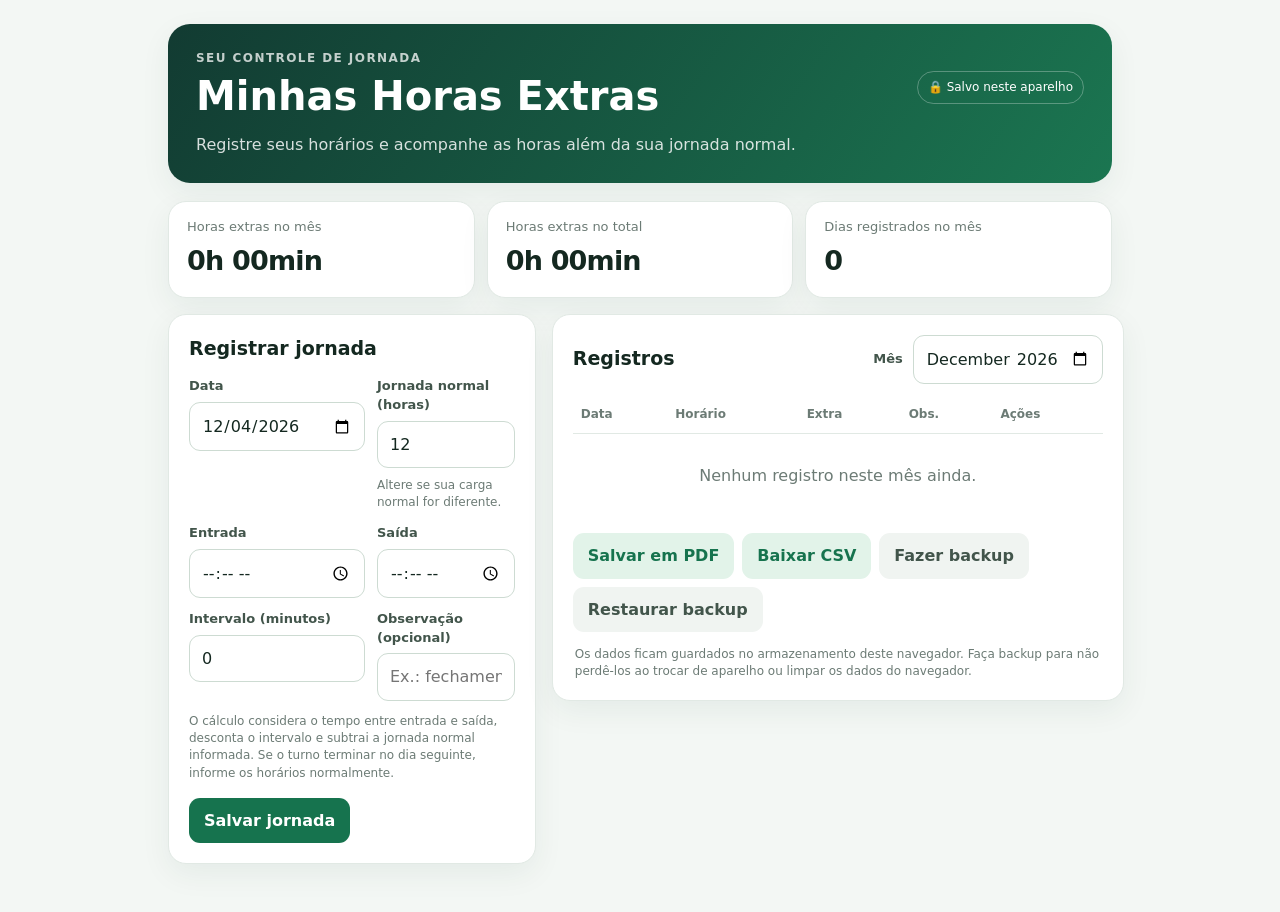
<file: index 17.html>
<!doctype html>
<html lang="pt-BR">
<head>
<meta charset="utf-8">
<meta name="viewport" content="width=device-width, initial-scale=1">
<meta name="theme-color" content="#123b32">
<title>Minhas Horas Extras</title>
<style>
:root{--ink:#142820;--muted:#6c7b75;--bg:#f3f7f4;--card:#fff;--green:#16734e;--green2:#e2f3e9;--line:#e1e9e4;--red:#b63838;--shadow:0 10px 30px #123b3210}*{box-sizing:border-box}body{margin:0;background:var(--bg);color:var(--ink);font:16px/1.45 system-ui,-apple-system,Segoe UI,Roboto,sans-serif}.wrap{max-width:980px;margin:auto;padding:24px 18px 48px}.hero{background:linear-gradient(125deg,#123b32,#1b7651);color:#fff;border-radius:22px;padding:26px 28px;margin-bottom:18px;box-shadow:var(--shadow)}.topline{display:flex;justify-content:space-between;align-items:center;gap:12px}.eyebrow{font-size:12px;text-transform:uppercase;letter-spacing:.12em;opacity:.75;font-weight:750}.hero h1{font-size:clamp(27px,5vw,40px);line-height:1.05;margin:8px 0}.hero p{margin:8px 0 0;opacity:.83}.local{font-size:12px;border:1px solid #ffffff48;padding:7px 10px;border-radius:999px;white-space:nowrap}.stats{display:grid;grid-template-columns:repeat(3,1fr);gap:12px;margin:16px 0}.stat,.panel{background:var(--card);border:1px solid var(--line);border-radius:18px;box-shadow:var(--shadow)}.stat{padding:16px 18px}.stat small{color:var(--muted);display:block;font-size:13px}.stat strong{display:block;font-size:27px;margin-top:5px;letter-spacing:-.03em}.grid{display:grid;grid-template-columns:1fr 1.15fr;gap:16px;align-items:start}.panel{padding:20px}.panel h2{font-size:19px;margin:0 0 15px}.fields{display:grid;grid-template-columns:1fr 1fr;gap:12px}.field{display:flex;flex-direction:column;gap:6px}.field.full{grid-column:1/-1}label{font-size:13px;font-weight:700;color:#42554b}input,select{font:inherit;color:var(--ink);border:1px solid #cddbd2;border-radius:11px;padding:11px 12px;background:#fff;width:100%;min-height:44px}input:focus,select:focus{outline:3px solid #16734e22;border-color:var(--green)}.hint{font-size:12px;color:var(--muted);margin-top:3px}.actions{display:flex;gap:8px;flex-wrap:wrap;margin-top:16px}button,.btn{font:inherit;font-weight:700;border:0;border-radius:11px;padding:11px 15px;cursor:pointer;min-height:42px}.primary{background:var(--green);color:#fff}.secondary{background:var(--green2);color:var(--green)}.plain{background:#f0f4f1;color:#42554b}.danger{background:#fff0f0;color:var(--red)}button:hover{filter:brightness(.97)}.toolbar{display:flex;justify-content:space-between;align-items:center;gap:10px;margin:0 0 12px}.toolbar h2{margin:0}.month{max-width:190px}.table-wrap{overflow:auto}table{width:100%;border-collapse:collapse;min-width:530px}th{text-align:left;font-size:12px;color:var(--muted);font-weight:750;padding:10px 8px;border-bottom:1px solid var(--line)}td{padding:12px 8px;border-bottom:1px solid var(--line);font-size:14px;vertical-align:middle}.tag{display:inline-block;background:var(--green2);color:var(--green);font-weight:750;padding:4px 8px;border-radius:999px;white-space:nowrap}.zero{background:#f0f3f1;color:#607168}.row-actions{display:flex;gap:6px}.row-actions button{padding:6px 9px;min-height:32px;font-size:12px}.empty{text-align:center;padding:30px 10px;color:var(--muted)}.footnote{color:var(--muted);font-size:12px;margin:14px 2px 0}.notice{display:none;background:#fff5df;border:1px solid #f1d99e;color:#704d0d;padding:10px 12px;border-radius:11px;margin:0 0 12px;font-size:13px}.filterrow{display:flex;align-items:center;gap:10px}.filterrow label{white-space:nowrap}.print-only{display:none}@media print{body{background:#fff;color:#111;font-size:12px}.wrap{max-width:none;padding:0}.hero{background:#fff!important;color:#111;border:1px solid #bbb;box-shadow:none;padding:14px 16px;margin-bottom:10px}.hero p,.local,.eyebrow{color:#444;opacity:1}.stats{gap:8px;margin:8px 0}.stat,.panel{box-shadow:none;border:1px solid #bbb;border-radius:8px}.stat{padding:9px 12px}.stat strong{font-size:20px}.grid{display:block}.grid>.panel:first-child,.toolbar .filterrow,.actions,.footnote,.row-actions,.notice{display:none!important}.panel{padding:12px;margin-top:8px}.toolbar{display:block}table{min-width:0}th,td{padding:6px 5px;font-size:11px}.print-only{display:block!important}.tag{background:#eee!important;color:#111!important;border:1px solid #bbb}.empty{padding:16px}}@media(max-width:760px){.wrap{padding:14px 12px 34px}.hero{padding:22px 20px;border-radius:18px}.stats{gap:8px}.stat{padding:13px 11px}.stat strong{font-size:22px}.stat small{font-size:11px}.grid{grid-template-columns:1fr}.panel{padding:17px}.toolbar{align-items:flex-start;flex-direction:column}.month{max-width:100%;width:100%}}@media(max-width:390px){.fields{grid-template-columns:1fr}.field.full{grid-column:auto}.local{font-size:10px}}
</style>
</head>
<body>
<div class="wrap">
<header class="hero"><div class="topline"><div><div class="eyebrow">Seu controle de jornada</div><h1>Minhas Horas Extras</h1></div><span class="local">🔒 Salvo neste aparelho</span></div><p>Registre seus horários e acompanhe as horas além da sua jornada normal.</p></header>
<section class="stats" aria-label="Resumo"><div class="stat"><small>Horas extras no mês</small><strong id="monthTotal">0h 00min</strong></div><div class="stat"><small>Horas extras no total</small><strong id="allTotal">0h 00min</strong></div><div class="stat"><small>Dias registrados no mês</small><strong id="dayCount">0</strong></div></section>
<div id="notice" class="notice"></div>
<main class="grid">
<section class="panel"><h2 id="formTitle">Registrar jornada</h2><form id="entryForm"><input type="hidden" id="editId"><div class="fields">
<div class="field"><label for="date">Data</label><input id="date" type="date" required></div>
<div class="field"><label for="normal">Jornada normal (horas)</label><input id="normal" type="number" min="0" max="24" step="0.25" value="8" required><span class="hint">Altere se sua carga normal for diferente.</span></div>
<div class="field"><label for="start">Entrada</label><input id="start" type="time" required></div>
<div class="field"><label for="end">Saída</label><input id="end" type="time" required></div>
<div class="field"><label for="break">Intervalo (minutos)</label><input id="break" type="number" min="0" max="1440" step="1" value="0" required></div>
<div class="field"><label for="note">Observação (opcional)</label><input id="note" type="text" maxlength="100" placeholder="Ex.: fechamento da loja"></div>
</div><div class="hint" style="margin-top:12px">O cálculo considera o tempo entre entrada e saída, desconta o intervalo e subtrai a jornada normal informada. Se o turno terminar no dia seguinte, informe os horários normalmente.</div><div class="actions"><button class="primary" type="submit" id="saveBtn">Salvar jornada</button><button class="plain" type="button" id="cancelEdit" style="display:none">Cancelar edição</button></div></form></section>
<section class="panel"><div class="toolbar"><h2>Registros</h2><div class="filterrow"><label for="monthFilter">Mês</label><input class="month" id="monthFilter" type="month"></div></div><div class="table-wrap"><table><thead><tr><th>Data</th><th>Horário</th><th>Extra</th><th>Obs.</th><th>Ações</th></tr></thead><tbody id="rows"></tbody></table><div class="empty" id="empty">Nenhum registro neste mês ainda.</div></div><div class="actions"><button class="secondary" type="button" id="pdfBtn">Salvar em PDF</button><button class="secondary" type="button" id="exportBtn">Baixar CSV</button><button class="plain" type="button" id="backupBtn">Fazer backup</button><label for="restoreFile" class="btn plain" style="display:inline-flex;align-items:center">Restaurar backup</label><input id="restoreFile" type="file" accept="application/json,.json" hidden></div><p class="footnote">Os dados ficam guardados no armazenamento deste navegador. Faça backup para não perdê-los ao trocar de aparelho ou limpar os dados do navegador.</p></section>
</main>
</div>
<script>
(()=>{
'use strict';
const KEY='minhasHorasExtras_v1';
const $=id=>document.getElementById(id);
let entries=[];
try{entries=JSON.parse(localStorage.getItem(KEY)||'[]');if(!Array.isArray(entries))entries=[];}catch(e){entries=[];}
const pad=n=>String(n).padStart(2,'0');
function localDate(d=new Date()){return `${d.getFullYear()}-${pad(d.getMonth()+1)}-${pad(d.getDate())}`;}
function minsToText(n){n=Math.max(0,Math.round(n));return `${Math.floor(n/60)}h ${pad(n%60)}min`;}
function save(){localStorage.setItem(KEY,JSON.stringify(entries));render();}
function esc(s){return String(s||'').replace(/[&<>"']/g,c=>({'&':'&amp;','<':'&lt;','>':'&gt;','"':'&quot;',"'":'&#39;'}[c]));}
function calc(e){let [sh,sm]=e.start.split(':').map(Number),[eh,em]=e.end.split(':').map(Number);let duration=eh*60+em-(sh*60+sm);if(duration<=0)duration+=1440;return Math.max(0,duration-Number(e.breakMin||0)-Number(e.normal||0)*60);}
function render(){const month=$('monthFilter').value;const filtered=entries.filter(e=>!month||e.date.startsWith(month)).sort((a,b)=>b.date.localeCompare(a.date)||b.start.localeCompare(a.start));$('rows').innerHTML=filtered.map(e=>{const x=calc(e);return `<tr><td>${e.date.split('-').reverse().join('/')}</td><td>${esc(e.start)}–${esc(e.end)}</td><td><span class="tag ${x===0?'zero':''}">${minsToText(x)}</span></td><td>${esc(e.note)||'—'}</td><td><div class="row-actions"><button class="plain" data-edit="${esc(e.id)}" type="button">Editar</button><button class="danger" data-del="${esc(e.id)}" type="button" aria-label="Excluir registro">Excluir</button></div></td></tr>`}).join('');$('empty').style.display=filtered.length?'none':'block';const totalMonth=entries.filter(e=>e.date.startsWith(month||localDate().slice(0,7))).reduce((a,e)=>a+calc(e),0);const all=entries.reduce((a,e)=>a+calc(e),0);$('monthTotal').textContent=minsToText(totalMonth);$('allTotal').textContent=minsToText(all);$('dayCount').textContent=entries.filter(e=>e.date.startsWith(month||localDate().slice(0,7))).length;}
function resetForm(){ $('entryForm').reset();$('date').value=localDate();$('normal').value=localStorage.getItem('normalHours')||'8';$('break').value='0';$('editId').value='';$('formTitle').textContent='Registrar jornada';$('saveBtn').textContent='Salvar jornada';$('cancelEdit').style.display='none';}
$('date').value=localDate();$('monthFilter').value=localDate().slice(0,7);$('normal').value=localStorage.getItem('normalHours')||'8';render();
$('entryForm').addEventListener('submit',ev=>{ev.preventDefault();const rec={id:$('editId').value||((Date.now().toString(36))+Math.random().toString(36).slice(2,7)),date:$('date').value,start:$('start').value,end:$('end').value,breakMin:Number($('break').value),normal:Number($('normal').value),note:$('note').value.trim()};if(!rec.date||!rec.start||!rec.end||rec.normal<0||rec.breakMin<0){return;}localStorage.setItem('normalHours',String(rec.normal));const i=entries.findIndex(e=>e.id===rec.id);if(i>=0)entries[i]=rec;else entries.push(rec);$('monthFilter').value=rec.date.slice(0,7);save();resetForm();});
$('cancelEdit').addEventListener('click',resetForm);$('monthFilter').addEventListener('change',render);
$('rows').addEventListener('click',ev=>{const edit=ev.target.closest('[data-edit]'),del=ev.target.closest('[data-del]');if(edit){const e=entries.find(x=>x.id===edit.dataset.edit);if(!e)return;$('editId').value=e.id;$('date').value=e.date;$('start').value=e.start;$('end').value=e.end;$('break').value=e.breakMin;$('normal').value=e.normal;$('note').value=e.note||'';$('formTitle').textContent='Editar jornada';$('saveBtn').textContent='Salvar alterações';$('cancelEdit').style.display='inline-block';window.scrollTo({top:0,behavior:'smooth'});}if(del){const e=entries.find(x=>x.id===del.dataset.del);if(e&&confirm(`Excluir o registro de ${e.date.split('-').reverse().join('/')}?`)){entries=entries.filter(x=>x.id!==e.id);save();}}});
function download(name,text,type){const a=document.createElement('a');a.href=URL.createObjectURL(new Blob([text],{type}));a.download=name;document.body.appendChild(a);a.click();a.remove();setTimeout(()=>URL.revokeObjectURL(a.href),1000);}
$('pdfBtn').addEventListener('click',()=>{window.print();});
$('exportBtn').addEventListener('click',()=>{if(!entries.length){alert('Ainda não há registros para exportar.');return;}const data=[['Data','Entrada','Saída','Intervalo (min)','Jornada normal (h)','Horas extras','Observação'],...entries.slice().sort((a,b)=>a.date.localeCompare(b.date)).map(e=>[e.date,e.start,e.end,e.breakMin,e.normal,minsToText(calc(e)),e.note||''])];const csv='\uFEFF'+data.map(r=>r.map(v=>'"'+String(v).replace(/"/g,'""')+'"').join(';')).join('\r\n');download('horas-extras.csv',csv,'text/csv;charset=utf-8');});
$('backupBtn').addEventListener('click',()=>download('backup-horas-extras.json',JSON.stringify({version:1,entries},null,2),'application/json'));
$('restoreFile').addEventListener('change',async ev=>{const file=ev.target.files[0];if(!file)return;try{const data=JSON.parse(await file.text());const list=Array.isArray(data)?data:data.entries;if(!Array.isArray(list)||!list.every(e=>e.date&&e.start&&e.end)){throw new Error('formato');}if(confirm(`Importar ${list.length} registro(s)? Os registros existentes serão mantidos e possíveis duplicados serão substituídos.`)){const map=new Map(entries.map(e=>[e.id,e]));list.forEach((e,i)=>{const item={...e,id:e.id||`restored-${i}-${Date.now()}`};map.set(item.id,item);});entries=[...map.values()];save();} }catch(e){alert('Não consegui ler esse backup. Escolha um arquivo JSON exportado por este app.');}ev.target.value='';});
})();
</script>
</body></html>
</file>
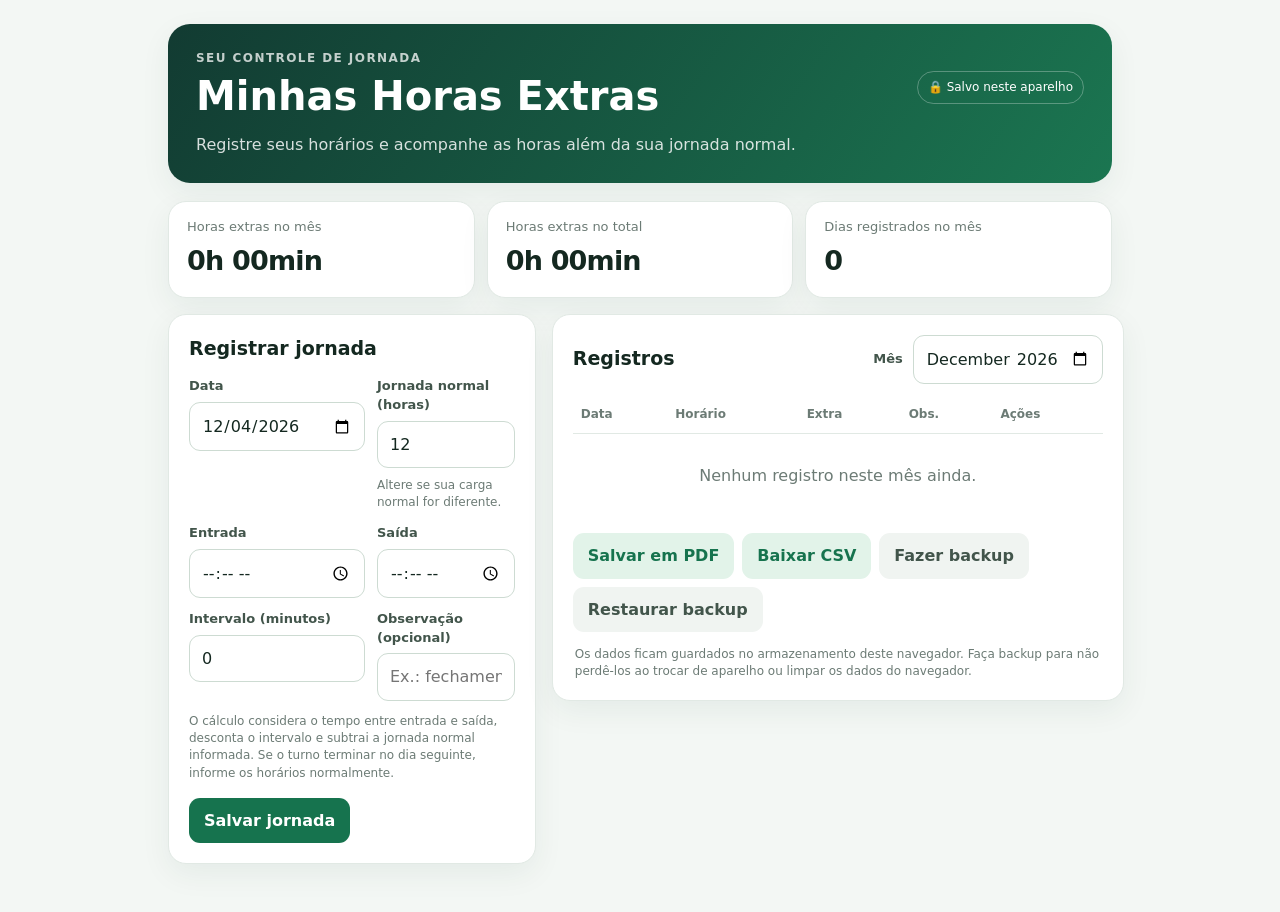
<file: index 18.html>
<!doctype html>
<html lang="pt-BR">
<head>
<meta charset="utf-8">
<meta name="viewport" content="width=device-width, initial-scale=1">
<meta name="theme-color" content="#123b32">
<title>Minhas Horas Extras</title>
<style>
:root{--ink:#142820;--muted:#6c7b75;--bg:#f3f7f4;--card:#fff;--green:#16734e;--green2:#e2f3e9;--line:#e1e9e4;--red:#b63838;--shadow:0 10px 30px #123b3210}*{box-sizing:border-box}body{margin:0;background:var(--bg);color:var(--ink);font:16px/1.45 system-ui,-apple-system,Segoe UI,Roboto,sans-serif}.wrap{max-width:980px;margin:auto;padding:24px 18px 48px}.hero{background:linear-gradient(125deg,#123b32,#1b7651);color:#fff;border-radius:22px;padding:26px 28px;margin-bottom:18px;box-shadow:var(--shadow)}.topline{display:flex;justify-content:space-between;align-items:center;gap:12px}.eyebrow{font-size:12px;text-transform:uppercase;letter-spacing:.12em;opacity:.75;font-weight:750}.hero h1{font-size:clamp(27px,5vw,40px);line-height:1.05;margin:8px 0}.hero p{margin:8px 0 0;opacity:.83}.local{font-size:12px;border:1px solid #ffffff48;padding:7px 10px;border-radius:999px;white-space:nowrap}.stats{display:grid;grid-template-columns:repeat(3,1fr);gap:12px;margin:16px 0}.stat,.panel{background:var(--card);border:1px solid var(--line);border-radius:18px;box-shadow:var(--shadow)}.stat{padding:16px 18px}.stat small{color:var(--muted);display:block;font-size:13px}.stat strong{display:block;font-size:27px;margin-top:5px;letter-spacing:-.03em}.grid{display:grid;grid-template-columns:1fr 1.15fr;gap:16px;align-items:start}.panel{padding:20px}.panel h2{font-size:19px;margin:0 0 15px}.fields{display:grid;grid-template-columns:1fr 1fr;gap:12px}.field{display:flex;flex-direction:column;gap:6px}.field.full{grid-column:1/-1}label{font-size:13px;font-weight:700;color:#42554b}input,select{font:inherit;color:var(--ink);border:1px solid #cddbd2;border-radius:11px;padding:11px 12px;background:#fff;width:100%;min-height:44px}input:focus,select:focus{outline:3px solid #16734e22;border-color:var(--green)}.hint{font-size:12px;color:var(--muted);margin-top:3px}.actions{display:flex;gap:8px;flex-wrap:wrap;margin-top:16px}button,.btn{font:inherit;font-weight:700;border:0;border-radius:11px;padding:11px 15px;cursor:pointer;min-height:42px}.primary{background:var(--green);color:#fff}.secondary{background:var(--green2);color:var(--green)}.plain{background:#f0f4f1;color:#42554b}.danger{background:#fff0f0;color:var(--red)}button:hover{filter:brightness(.97)}.toolbar{display:flex;justify-content:space-between;align-items:center;gap:10px;margin:0 0 12px}.toolbar h2{margin:0}.month{max-width:190px}.table-wrap{overflow:auto}table{width:100%;border-collapse:collapse;min-width:530px}th{text-align:left;font-size:12px;color:var(--muted);font-weight:750;padding:10px 8px;border-bottom:1px solid var(--line)}td{padding:12px 8px;border-bottom:1px solid var(--line);font-size:14px;vertical-align:middle}.tag{display:inline-block;background:var(--green2);color:var(--green);font-weight:750;padding:4px 8px;border-radius:999px;white-space:nowrap}.zero{background:#f0f3f1;color:#607168}.row-actions{display:flex;gap:6px}.row-actions button{padding:6px 9px;min-height:32px;font-size:12px}.empty{text-align:center;padding:30px 10px;color:var(--muted)}.footnote{color:var(--muted);font-size:12px;margin:14px 2px 0}.notice{display:none;background:#fff5df;border:1px solid #f1d99e;color:#704d0d;padding:10px 12px;border-radius:11px;margin:0 0 12px;font-size:13px}.filterrow{display:flex;align-items:center;gap:10px}.filterrow label{white-space:nowrap}.print-only{display:none}@media print{body{background:#fff;color:#111;font-size:12px}.wrap{max-width:none;padding:0}.hero{background:#fff!important;color:#111;border:1px solid #bbb;box-shadow:none;padding:14px 16px;margin-bottom:10px}.hero p,.local,.eyebrow{color:#444;opacity:1}.stats{gap:8px;margin:8px 0}.stat,.panel{box-shadow:none;border:1px solid #bbb;border-radius:8px}.stat{padding:9px 12px}.stat strong{font-size:20px}.grid{display:block}.grid>.panel:first-child,.toolbar .filterrow,.actions,.footnote,.row-actions,.notice{display:none!important}.panel{padding:12px;margin-top:8px}.toolbar{display:block}table{min-width:0}th,td{padding:6px 5px;font-size:11px}.print-only{display:block!important}.tag{background:#eee!important;color:#111!important;border:1px solid #bbb}.empty{padding:16px}}@media(max-width:760px){.wrap{padding:14px 12px 34px}.hero{padding:22px 20px;border-radius:18px}.stats{gap:8px}.stat{padding:13px 11px}.stat strong{font-size:22px}.stat small{font-size:11px}.grid{grid-template-columns:1fr}.panel{padding:17px}.toolbar{align-items:flex-start;flex-direction:column}.month{max-width:100%;width:100%}}@media(max-width:390px){.fields{grid-template-columns:1fr}.field.full{grid-column:auto}.local{font-size:10px}}
</style>
</head>
<body>
<div class="wrap">
<header class="hero"><div class="topline"><div><div class="eyebrow">Seu controle de jornada</div><h1>Minhas Horas Extras</h1></div><span class="local">🔒 Salvo neste aparelho</span></div><p>Registre seus horários e acompanhe as horas além da sua jornada normal.</p></header>
<section class="stats" aria-label="Resumo"><div class="stat"><small>Horas extras no mês</small><strong id="monthTotal">0h 00min</strong></div><div class="stat"><small>Horas extras no total</small><strong id="allTotal">0h 00min</strong></div><div class="stat"><small>Dias registrados no mês</small><strong id="dayCount">0</strong></div></section>
<div id="notice" class="notice"></div>
<main class="grid">
<section class="panel"><h2 id="formTitle">Registrar jornada</h2><form id="entryForm"><input type="hidden" id="editId"><div class="fields">
<div class="field"><label for="date">Data</label><input id="date" type="date" required></div>
<div class="field"><label for="normal">Jornada normal (horas)</label><input id="normal" type="number" min="0" max="24" step="0.25" value="8" required><span class="hint">Altere se sua carga normal for diferente.</span></div>
<div class="field"><label for="start">Entrada</label><input id="start" type="time" required></div>
<div class="field"><label for="end">Saída</label><input id="end" type="time" required></div>
<div class="field"><label for="break">Intervalo (minutos)</label><input id="break" type="number" min="0" max="1440" step="1" value="0" required></div>
<div class="field"><label for="note">Observação (opcional)</label><input id="note" type="text" maxlength="100" placeholder="Ex.: fechamento da loja"></div>
</div><div class="hint" style="margin-top:12px">O cálculo considera o tempo entre entrada e saída, desconta o intervalo e subtrai a jornada normal informada. Se o turno terminar no dia seguinte, informe os horários normalmente.</div><div class="actions"><button class="primary" type="submit" id="saveBtn">Salvar jornada</button><button class="secondary" type="button" id="quickBtn" style="display:none">Registrar hoje com último horário</button><button class="plain" type="button" id="cancelEdit" style="display:none">Cancelar edição</button></div></form></section>
<section class="panel"><div class="toolbar"><h2>Registros</h2><div class="filterrow"><label for="monthFilter">Mês</label><input class="month" id="monthFilter" type="month"></div></div><div class="table-wrap"><table><thead><tr><th>Data</th><th>Horário</th><th>Extra</th><th>Obs.</th><th>Ações</th></tr></thead><tbody id="rows"></tbody></table><div class="empty" id="empty">Nenhum registro neste mês ainda.</div></div><div class="actions"><button class="secondary" type="button" id="pdfBtn">Salvar em PDF</button><button class="secondary" type="button" id="exportBtn">Baixar CSV</button><button class="plain" type="button" id="backupBtn">Fazer backup</button><label for="restoreFile" class="btn plain" style="display:inline-flex;align-items:center">Restaurar backup</label><input id="restoreFile" type="file" accept="application/json,.json" hidden></div><p class="footnote">Os dados ficam guardados no armazenamento deste navegador. Faça backup para não perdê-los ao trocar de aparelho ou limpar os dados do navegador.</p></section>
</main>
</div>
<script>
(()=>{
'use strict';
const KEY='minhasHorasExtras_v1';
const TEMPLATE_KEY='minhasHorasExtras_template_v1';
const $=id=>document.getElementById(id);
let entries=[];
try{entries=JSON.parse(localStorage.getItem(KEY)||'[]');if(!Array.isArray(entries))entries=[];}catch(e){entries=[];}
let template=null;
try{template=JSON.parse(localStorage.getItem(TEMPLATE_KEY)||'null');}catch(e){template=null;}
if(!template&&entries.length){const latest=entries.slice().sort((a,b)=>b.date.localeCompare(a.date))[0];template={start:latest.start,end:latest.end,breakMin:latest.breakMin||0,normal:latest.normal||8};}
const pad=n=>String(n).padStart(2,'0');
function localDate(d=new Date()){return `${d.getFullYear()}-${pad(d.getMonth()+1)}-${pad(d.getDate())}`;}
function minsToText(n){n=Math.max(0,Math.round(n));return `${Math.floor(n/60)}h ${pad(n%60)}min`;}
function save(){localStorage.setItem(KEY,JSON.stringify(entries));render();}
function esc(s){return String(s||'').replace(/[&<>"']/g,c=>({'&':'&amp;','<':'&lt;','>':'&gt;','"':'&quot;',"'":'&#39;'}[c]));}
function calc(e){let [sh,sm]=e.start.split(':').map(Number),[eh,em]=e.end.split(':').map(Number);let duration=eh*60+em-(sh*60+sm);if(duration<=0)duration+=1440;return Math.max(0,duration-Number(e.breakMin||0)-Number(e.normal||0)*60);}
function render(){const month=$('monthFilter').value;const filtered=entries.filter(e=>!month||e.date.startsWith(month)).sort((a,b)=>b.date.localeCompare(a.date)||b.start.localeCompare(a.start));$('rows').innerHTML=filtered.map(e=>{const x=calc(e);return `<tr><td>${e.date.split('-').reverse().join('/')}</td><td>${esc(e.start)}–${esc(e.end)}</td><td><span class="tag ${x===0?'zero':''}">${minsToText(x)}</span></td><td>${esc(e.note)||'—'}</td><td><div class="row-actions"><button class="plain" data-edit="${esc(e.id)}" type="button">Editar</button><button class="danger" data-del="${esc(e.id)}" type="button" aria-label="Excluir registro">Excluir</button></div></td></tr>`}).join('');$('empty').style.display=filtered.length?'none':'block';const totalMonth=entries.filter(e=>e.date.startsWith(month||localDate().slice(0,7))).reduce((a,e)=>a+calc(e),0);const all=entries.reduce((a,e)=>a+calc(e),0);$('monthTotal').textContent=minsToText(totalMonth);$('allTotal').textContent=minsToText(all);$('dayCount').textContent=entries.filter(e=>e.date.startsWith(month||localDate().slice(0,7))).length;}
function applyTemplate(){if(!template)return;$('start').value=template.start||'';$('end').value=template.end||'';$('break').value=template.breakMin??0;$('normal').value=template.normal||localStorage.getItem('normalHours')||'8';}
function resetForm(){ $('entryForm').reset();$('date').value=localDate();$('normal').value=localStorage.getItem('normalHours')||'8';$('break').value='0';applyTemplate();$('editId').value='';$('formTitle').textContent='Registrar jornada';$('saveBtn').textContent='Salvar jornada';$('cancelEdit').style.display='none';$('quickBtn').style.display=template?'inline-block':'none';}
$('date').value=localDate();$('monthFilter').value=localDate().slice(0,7);$('normal').value=localStorage.getItem('normalHours')||'8';applyTemplate();$('quickBtn').style.display=template?'inline-block':'none';render();
$('entryForm').addEventListener('submit',ev=>{ev.preventDefault();const rec={id:$('editId').value||((Date.now().toString(36))+Math.random().toString(36).slice(2,7)),date:$('date').value,start:$('start').value,end:$('end').value,breakMin:Number($('break').value),normal:Number($('normal').value),note:$('note').value.trim()};if(!rec.date||!rec.start||!rec.end||rec.normal<0||rec.breakMin<0){return;}localStorage.setItem('normalHours',String(rec.normal));template={start:rec.start,end:rec.end,breakMin:rec.breakMin,normal:rec.normal};localStorage.setItem(TEMPLATE_KEY,JSON.stringify(template));const i=entries.findIndex(e=>e.id===rec.id);if(i>=0)entries[i]=rec;else entries.push(rec);$('monthFilter').value=rec.date.slice(0,7);save();resetForm();});
$('cancelEdit').addEventListener('click',resetForm);$('monthFilter').addEventListener('change',render);
$('quickBtn').addEventListener('click',()=>{if(!template)return;const today=localDate();const duplicate=entries.some(e=>e.date===today&&e.start===template.start&&e.end===template.end);if(duplicate){alert('Esse horário já está registrado hoje.');return;}const rec={id:Date.now().toString(36)+Math.random().toString(36).slice(2,7),date:today,start:template.start,end:template.end,breakMin:Number(template.breakMin||0),normal:Number(template.normal||8),note:''};entries.push(rec);$('monthFilter').value=today.slice(0,7);save();resetForm();});
$('rows').addEventListener('click',ev=>{const edit=ev.target.closest('[data-edit]'),del=ev.target.closest('[data-del]');if(edit){const e=entries.find(x=>x.id===edit.dataset.edit);if(!e)return;$('editId').value=e.id;$('date').value=e.date;$('start').value=e.start;$('end').value=e.end;$('break').value=e.breakMin;$('normal').value=e.normal;$('note').value=e.note||'';$('formTitle').textContent='Editar jornada';$('saveBtn').textContent='Salvar alterações';$('cancelEdit').style.display='inline-block';window.scrollTo({top:0,behavior:'smooth'});}if(del){const e=entries.find(x=>x.id===del.dataset.del);if(e&&confirm(`Excluir o registro de ${e.date.split('-').reverse().join('/')}?`)){entries=entries.filter(x=>x.id!==e.id);save();}}});
function download(name,text,type){const a=document.createElement('a');a.href=URL.createObjectURL(new Blob([text],{type}));a.download=name;document.body.appendChild(a);a.click();a.remove();setTimeout(()=>URL.revokeObjectURL(a.href),1000);}
$('pdfBtn').addEventListener('click',()=>{window.print();});
$('exportBtn').addEventListener('click',()=>{if(!entries.length){alert('Ainda não há registros para exportar.');return;}const data=[['Data','Entrada','Saída','Intervalo (min)','Jornada normal (h)','Horas extras','Observação'],...entries.slice().sort((a,b)=>a.date.localeCompare(b.date)).map(e=>[e.date,e.start,e.end,e.breakMin,e.normal,minsToText(calc(e)),e.note||''])];const csv='\uFEFF'+data.map(r=>r.map(v=>'"'+String(v).replace(/"/g,'""')+'"').join(';')).join('\r\n');download('horas-extras.csv',csv,'text/csv;charset=utf-8');});
$('backupBtn').addEventListener('click',()=>download('backup-horas-extras.json',JSON.stringify({version:1,entries},null,2),'application/json'));
$('restoreFile').addEventListener('change',async ev=>{const file=ev.target.files[0];if(!file)return;try{const data=JSON.parse(await file.text());const list=Array.isArray(data)?data:data.entries;if(!Array.isArray(list)||!list.every(e=>e.date&&e.start&&e.end)){throw new Error('formato');}if(confirm(`Importar ${list.length} registro(s)? Os registros existentes serão mantidos e possíveis duplicados serão substituídos.`)){const map=new Map(entries.map(e=>[e.id,e]));list.forEach((e,i)=>{const item={...e,id:e.id||`restored-${i}-${Date.now()}`};map.set(item.id,item);});entries=[...map.values()];save();} }catch(e){alert('Não consegui ler esse backup. Escolha um arquivo JSON exportado por este app.');}ev.target.value='';});
})();
</script>
</body></html>
</file>
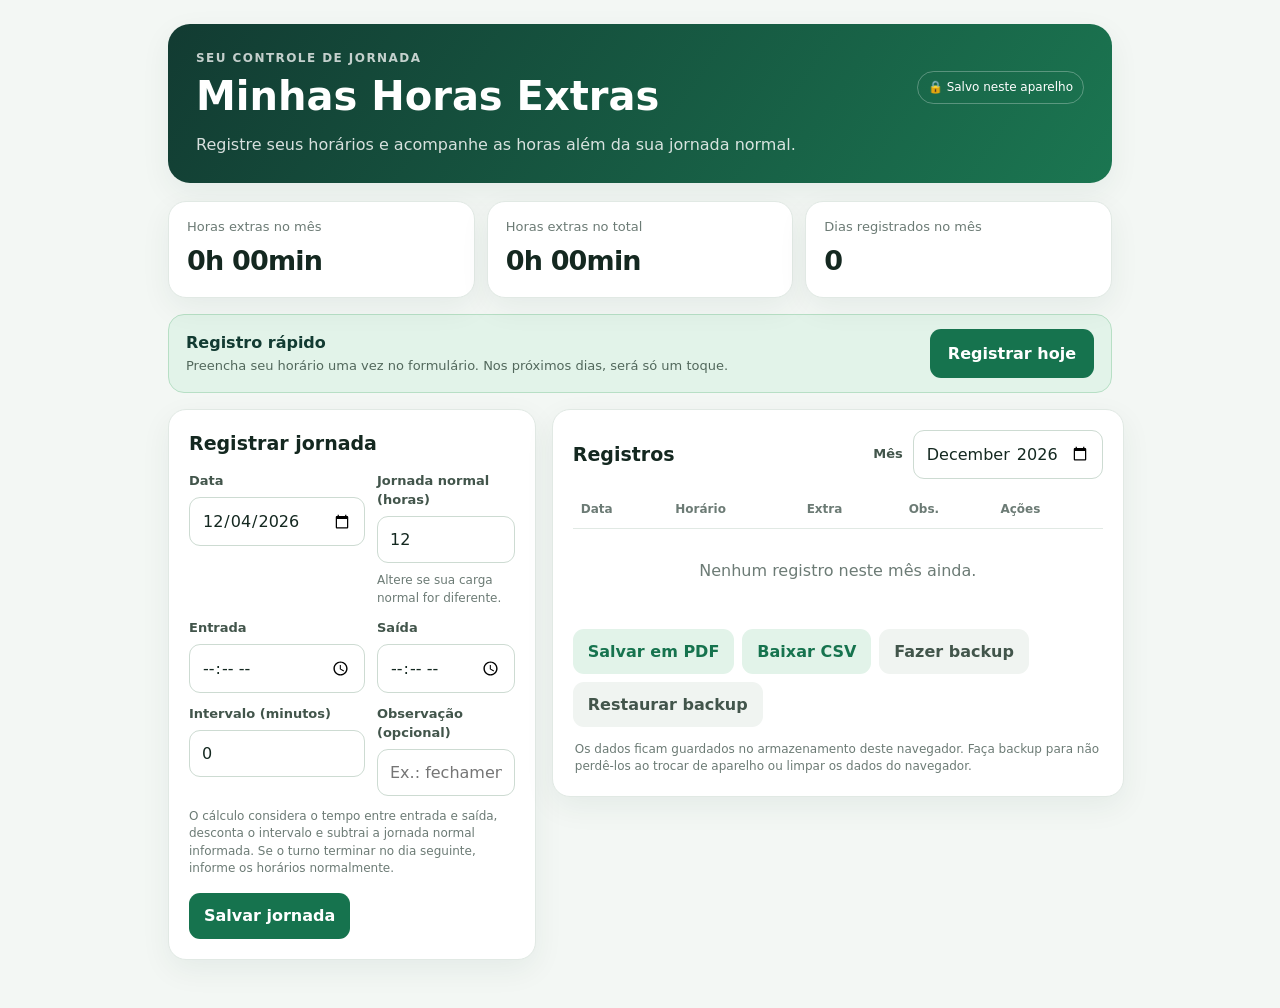
<file: index 19.html>
<!doctype html>
<html lang="pt-BR">
<head>
<meta charset="utf-8">
<meta name="viewport" content="width=device-width, initial-scale=1">
<meta name="theme-color" content="#123b32">
<title>Minhas Horas Extras</title>
<style>
:root{--ink:#142820;--muted:#6c7b75;--bg:#f3f7f4;--card:#fff;--green:#16734e;--green2:#e2f3e9;--line:#e1e9e4;--red:#b63838;--shadow:0 10px 30px #123b3210}*{box-sizing:border-box}body{margin:0;background:var(--bg);color:var(--ink);font:16px/1.45 system-ui,-apple-system,Segoe UI,Roboto,sans-serif}.wrap{max-width:980px;margin:auto;padding:24px 18px 48px}.hero{background:linear-gradient(125deg,#123b32,#1b7651);color:#fff;border-radius:22px;padding:26px 28px;margin-bottom:18px;box-shadow:var(--shadow)}.topline{display:flex;justify-content:space-between;align-items:center;gap:12px}.eyebrow{font-size:12px;text-transform:uppercase;letter-spacing:.12em;opacity:.75;font-weight:750}.hero h1{font-size:clamp(27px,5vw,40px);line-height:1.05;margin:8px 0}.hero p{margin:8px 0 0;opacity:.83}.local{font-size:12px;border:1px solid #ffffff48;padding:7px 10px;border-radius:999px;white-space:nowrap}.quick-banner{display:flex;align-items:center;justify-content:space-between;gap:14px;background:#e2f3e9;border:1px solid #b7dfc5;border-radius:16px;padding:14px 17px;margin:0 0 16px}.quick-banner p{margin:3px 0 0;color:#52685c;font-size:13px}.quick-banner strong{color:#123b32}.quick-banner button{font-size:16px;padding:13px 18px;white-space:nowrap}.quick-setup{font-size:13px;color:#52685c}.stats{display:grid;grid-template-columns:repeat(3,1fr);gap:12px;margin:16px 0}.stat,.panel{background:var(--card);border:1px solid var(--line);border-radius:18px;box-shadow:var(--shadow)}.stat{padding:16px 18px}.stat small{color:var(--muted);display:block;font-size:13px}.stat strong{display:block;font-size:27px;margin-top:5px;letter-spacing:-.03em}.grid{display:grid;grid-template-columns:1fr 1.15fr;gap:16px;align-items:start}.panel{padding:20px}.panel h2{font-size:19px;margin:0 0 15px}.fields{display:grid;grid-template-columns:1fr 1fr;gap:12px}.field{display:flex;flex-direction:column;gap:6px}.field.full{grid-column:1/-1}label{font-size:13px;font-weight:700;color:#42554b}input,select{font:inherit;color:var(--ink);border:1px solid #cddbd2;border-radius:11px;padding:11px 12px;background:#fff;width:100%;min-height:44px}input:focus,select:focus{outline:3px solid #16734e22;border-color:var(--green)}.hint{font-size:12px;color:var(--muted);margin-top:3px}.actions{display:flex;gap:8px;flex-wrap:wrap;margin-top:16px}button,.btn{font:inherit;font-weight:700;border:0;border-radius:11px;padding:11px 15px;cursor:pointer;min-height:42px}.primary{background:var(--green);color:#fff}.secondary{background:var(--green2);color:var(--green)}.plain{background:#f0f4f1;color:#42554b}.danger{background:#fff0f0;color:var(--red)}button:hover{filter:brightness(.97)}.toolbar{display:flex;justify-content:space-between;align-items:center;gap:10px;margin:0 0 12px}.toolbar h2{margin:0}.month{max-width:190px}.table-wrap{overflow:auto}table{width:100%;border-collapse:collapse;min-width:530px}th{text-align:left;font-size:12px;color:var(--muted);font-weight:750;padding:10px 8px;border-bottom:1px solid var(--line)}td{padding:12px 8px;border-bottom:1px solid var(--line);font-size:14px;vertical-align:middle}.tag{display:inline-block;background:var(--green2);color:var(--green);font-weight:750;padding:4px 8px;border-radius:999px;white-space:nowrap}.zero{background:#f0f3f1;color:#607168}.row-actions{display:flex;gap:6px}.row-actions button{padding:6px 9px;min-height:32px;font-size:12px}.empty{text-align:center;padding:30px 10px;color:var(--muted)}.footnote{color:var(--muted);font-size:12px;margin:14px 2px 0}.notice{display:none;background:#fff5df;border:1px solid #f1d99e;color:#704d0d;padding:10px 12px;border-radius:11px;margin:0 0 12px;font-size:13px}.filterrow{display:flex;align-items:center;gap:10px}.filterrow label{white-space:nowrap}.print-only{display:none}@media print{body{background:#fff;color:#111;font-size:12px}.wrap{max-width:none;padding:0}.hero{background:#fff!important;color:#111;border:1px solid #bbb;box-shadow:none;padding:14px 16px;margin-bottom:10px}.hero p,.local,.eyebrow{color:#444;opacity:1}.stats{gap:8px;margin:8px 0}.stat,.panel{box-shadow:none;border:1px solid #bbb;border-radius:8px}.stat{padding:9px 12px}.stat strong{font-size:20px}.grid{display:block}.grid>.panel:first-child,.toolbar .filterrow,.actions,.footnote,.row-actions,.notice{display:none!important}.panel{padding:12px;margin-top:8px}.toolbar{display:block}table{min-width:0}th,td{padding:6px 5px;font-size:11px}.print-only{display:block!important}.tag{background:#eee!important;color:#111!important;border:1px solid #bbb}.empty{padding:16px}}@media(max-width:760px){.wrap{padding:14px 12px 34px}.hero{padding:22px 20px;border-radius:18px}.stats{gap:8px}.stat{padding:13px 11px}.stat strong{font-size:22px}.stat small{font-size:11px}.grid{grid-template-columns:1fr}.panel{padding:17px}.toolbar{align-items:flex-start;flex-direction:column}.month{max-width:100%;width:100%}}@media(max-width:390px){.fields{grid-template-columns:1fr}.field.full{grid-column:auto}.local{font-size:10px}}
</style>
</head>
<body>
<div class="wrap">
<header class="hero"><div class="topline"><div><div class="eyebrow">Seu controle de jornada</div><h1>Minhas Horas Extras</h1></div><span class="local">🔒 Salvo neste aparelho</span></div><p>Registre seus horários e acompanhe as horas além da sua jornada normal.</p></header>
<section class="stats" aria-label="Resumo"><div class="stat"><small>Horas extras no mês</small><strong id="monthTotal">0h 00min</strong></div><div class="stat"><small>Horas extras no total</small><strong id="allTotal">0h 00min</strong></div><div class="stat"><small>Dias registrados no mês</small><strong id="dayCount">0</strong></div></section>
<div class="quick-banner"><div><strong>Registro rápido</strong><p id="quickHelp">Preencha seu horário uma vez. Depois, registre o dia com um toque; a data será automática.</p></div><button class="primary" type="button" id="quickBtnTop">Registrar hoje</button></div>
<div id="notice" class="notice"></div>
<main class="grid">
<section class="panel"><h2 id="formTitle">Registrar jornada</h2><form id="entryForm"><input type="hidden" id="editId"><div class="fields">
<div class="field"><label for="date">Data</label><input id="date" type="date" required></div>
<div class="field"><label for="normal">Jornada normal (horas)</label><input id="normal" type="number" min="0" max="24" step="0.25" value="8" required><span class="hint">Altere se sua carga normal for diferente.</span></div>
<div class="field"><label for="start">Entrada</label><input id="start" type="time" required></div>
<div class="field"><label for="end">Saída</label><input id="end" type="time" required></div>
<div class="field"><label for="break">Intervalo (minutos)</label><input id="break" type="number" min="0" max="1440" step="1" value="0" required></div>
<div class="field"><label for="note">Observação (opcional)</label><input id="note" type="text" maxlength="100" placeholder="Ex.: fechamento da loja"></div>
</div><div class="hint" style="margin-top:12px">O cálculo considera o tempo entre entrada e saída, desconta o intervalo e subtrai a jornada normal informada. Se o turno terminar no dia seguinte, informe os horários normalmente.</div><div class="actions"><button class="primary" type="submit" id="saveBtn">Salvar jornada</button><button class="plain" type="button" id="cancelEdit" style="display:none">Cancelar edição</button></div></form></section>
<section class="panel"><div class="toolbar"><h2>Registros</h2><div class="filterrow"><label for="monthFilter">Mês</label><input class="month" id="monthFilter" type="month"></div></div><div class="table-wrap"><table><thead><tr><th>Data</th><th>Horário</th><th>Extra</th><th>Obs.</th><th>Ações</th></tr></thead><tbody id="rows"></tbody></table><div class="empty" id="empty">Nenhum registro neste mês ainda.</div></div><div class="actions"><button class="secondary" type="button" id="pdfBtn">Salvar em PDF</button><button class="secondary" type="button" id="exportBtn">Baixar CSV</button><button class="plain" type="button" id="backupBtn">Fazer backup</button><label for="restoreFile" class="btn plain" style="display:inline-flex;align-items:center">Restaurar backup</label><input id="restoreFile" type="file" accept="application/json,.json" hidden></div><p class="footnote">Os dados ficam guardados no armazenamento deste navegador. Faça backup para não perdê-los ao trocar de aparelho ou limpar os dados do navegador.</p></section>
</main>
</div>
<script>
(()=>{
'use strict';
const KEY='minhasHorasExtras_v1';
const TEMPLATE_KEY='minhasHorasExtras_template_v1';
const $=id=>document.getElementById(id);
let entries=[];
try{entries=JSON.parse(localStorage.getItem(KEY)||'[]');if(!Array.isArray(entries))entries=[];}catch(e){entries=[];}
let template=null;
try{template=JSON.parse(localStorage.getItem(TEMPLATE_KEY)||'null');}catch(e){template=null;}
if(!template&&entries.length){const latest=entries.slice().sort((a,b)=>b.date.localeCompare(a.date))[0];template={start:latest.start,end:latest.end,breakMin:latest.breakMin||0,normal:latest.normal||8};}
const pad=n=>String(n).padStart(2,'0');
function localDate(d=new Date()){return `${d.getFullYear()}-${pad(d.getMonth()+1)}-${pad(d.getDate())}`;}
function minsToText(n){n=Math.max(0,Math.round(n));return `${Math.floor(n/60)}h ${pad(n%60)}min`;}
function save(){localStorage.setItem(KEY,JSON.stringify(entries));render();}
function esc(s){return String(s||'').replace(/[&<>"']/g,c=>({'&':'&amp;','<':'&lt;','>':'&gt;','"':'&quot;',"'":'&#39;'}[c]));}
function calc(e){let [sh,sm]=e.start.split(':').map(Number),[eh,em]=e.end.split(':').map(Number);let duration=eh*60+em-(sh*60+sm);if(duration<=0)duration+=1440;return Math.max(0,duration-Number(e.breakMin||0)-Number(e.normal||0)*60);}
function render(){const month=$('monthFilter').value;const filtered=entries.filter(e=>!month||e.date.startsWith(month)).sort((a,b)=>b.date.localeCompare(a.date)||b.start.localeCompare(a.start));$('rows').innerHTML=filtered.map(e=>{const x=calc(e);return `<tr><td>${e.date.split('-').reverse().join('/')}</td><td>${esc(e.start)}–${esc(e.end)}</td><td><span class="tag ${x===0?'zero':''}">${minsToText(x)}</span></td><td>${esc(e.note)||'—'}</td><td><div class="row-actions"><button class="plain" data-edit="${esc(e.id)}" type="button">Editar</button><button class="danger" data-del="${esc(e.id)}" type="button" aria-label="Excluir registro">Excluir</button></div></td></tr>`}).join('');$('empty').style.display=filtered.length?'none':'block';const totalMonth=entries.filter(e=>e.date.startsWith(month||localDate().slice(0,7))).reduce((a,e)=>a+calc(e),0);const all=entries.reduce((a,e)=>a+calc(e),0);$('monthTotal').textContent=minsToText(totalMonth);$('allTotal').textContent=minsToText(all);$('dayCount').textContent=entries.filter(e=>e.date.startsWith(month||localDate().slice(0,7))).length;}
function applyTemplate(){if(!template)return;$('start').value=template.start||'';$('end').value=template.end||'';$('break').value=template.breakMin??0;$('normal').value=template.normal||localStorage.getItem('normalHours')||'8';}
function resetForm(){ $('entryForm').reset();$('date').value=localDate();$('normal').value=localStorage.getItem('normalHours')||'8';$('break').value='0';applyTemplate();$('editId').value='';$('formTitle').textContent='Registrar jornada';$('saveBtn').textContent='Salvar jornada';$('cancelEdit').style.display='none';}
$('date').value=localDate();$('monthFilter').value=localDate().slice(0,7);$('normal').value=localStorage.getItem('normalHours')||'8';applyTemplate();$('quickHelp').textContent=template?'Usa o último horário salvo e a data de hoje. Um toque e pronto.':'Preencha seu horário uma vez no formulário. Nos próximos dias, será só um toque.';render();
$('entryForm').addEventListener('submit',ev=>{ev.preventDefault();const rec={id:$('editId').value||((Date.now().toString(36))+Math.random().toString(36).slice(2,7)),date:$('date').value,start:$('start').value,end:$('end').value,breakMin:Number($('break').value),normal:Number($('normal').value),note:$('note').value.trim()};if(!rec.date||!rec.start||!rec.end||rec.normal<0||rec.breakMin<0){return;}localStorage.setItem('normalHours',String(rec.normal));template={start:rec.start,end:rec.end,breakMin:rec.breakMin,normal:rec.normal};localStorage.setItem(TEMPLATE_KEY,JSON.stringify(template));const i=entries.findIndex(e=>e.id===rec.id);if(i>=0)entries[i]=rec;else entries.push(rec);$('monthFilter').value=rec.date.slice(0,7);save();resetForm();});
$('cancelEdit').addEventListener('click',resetForm);$('monthFilter').addEventListener('change',render);
function quickRegister(){if(!template){alert('Para não inventar seus horários, preencha e salve sua jornada uma única vez. Depois, use este botão: ele coloca a data de hoje e repete o último horário automaticamente.');$('start').focus();return;}const today=localDate();const duplicate=entries.some(e=>e.date===today&&e.start===template.start&&e.end===template.end);if(duplicate){alert('Esse horário já está registrado hoje.');return;}const rec={id:Date.now().toString(36)+Math.random().toString(36).slice(2,7),date:today,start:template.start,end:template.end,breakMin:Number(template.breakMin||0),normal:Number(template.normal||8),note:''};entries.push(rec);$('monthFilter').value=today.slice(0,7);save();resetForm();}
$('quickBtnTop').addEventListener('click',quickRegister);
$('rows').addEventListener('click',ev=>{const edit=ev.target.closest('[data-edit]'),del=ev.target.closest('[data-del]');if(edit){const e=entries.find(x=>x.id===edit.dataset.edit);if(!e)return;$('editId').value=e.id;$('date').value=e.date;$('start').value=e.start;$('end').value=e.end;$('break').value=e.breakMin;$('normal').value=e.normal;$('note').value=e.note||'';$('formTitle').textContent='Editar jornada';$('saveBtn').textContent='Salvar alterações';$('cancelEdit').style.display='inline-block';window.scrollTo({top:0,behavior:'smooth'});}if(del){const e=entries.find(x=>x.id===del.dataset.del);if(e&&confirm(`Excluir o registro de ${e.date.split('-').reverse().join('/')}?`)){entries=entries.filter(x=>x.id!==e.id);save();}}});
function download(name,text,type){const a=document.createElement('a');a.href=URL.createObjectURL(new Blob([text],{type}));a.download=name;document.body.appendChild(a);a.click();a.remove();setTimeout(()=>URL.revokeObjectURL(a.href),1000);}
$('pdfBtn').addEventListener('click',()=>{window.print();});
$('exportBtn').addEventListener('click',()=>{if(!entries.length){alert('Ainda não há registros para exportar.');return;}const data=[['Data','Entrada','Saída','Intervalo (min)','Jornada normal (h)','Horas extras','Observação'],...entries.slice().sort((a,b)=>a.date.localeCompare(b.date)).map(e=>[e.date,e.start,e.end,e.breakMin,e.normal,minsToText(calc(e)),e.note||''])];const csv='\uFEFF'+data.map(r=>r.map(v=>'"'+String(v).replace(/"/g,'""')+'"').join(';')).join('\r\n');download('horas-extras.csv',csv,'text/csv;charset=utf-8');});
$('backupBtn').addEventListener('click',()=>download('backup-horas-extras.json',JSON.stringify({version:1,entries},null,2),'application/json'));
$('restoreFile').addEventListener('change',async ev=>{const file=ev.target.files[0];if(!file)return;try{const data=JSON.parse(await file.text());const list=Array.isArray(data)?data:data.entries;if(!Array.isArray(list)||!list.every(e=>e.date&&e.start&&e.end)){throw new Error('formato');}if(confirm(`Importar ${list.length} registro(s)? Os registros existentes serão mantidos e possíveis duplicados serão substituídos.`)){const map=new Map(entries.map(e=>[e.id,e]));list.forEach((e,i)=>{const item={...e,id:e.id||`restored-${i}-${Date.now()}`};map.set(item.id,item);});entries=[...map.values()];save();} }catch(e){alert('Não consegui ler esse backup. Escolha um arquivo JSON exportado por este app.');}ev.target.value='';});
})();
</script>
</body></html>
</file>
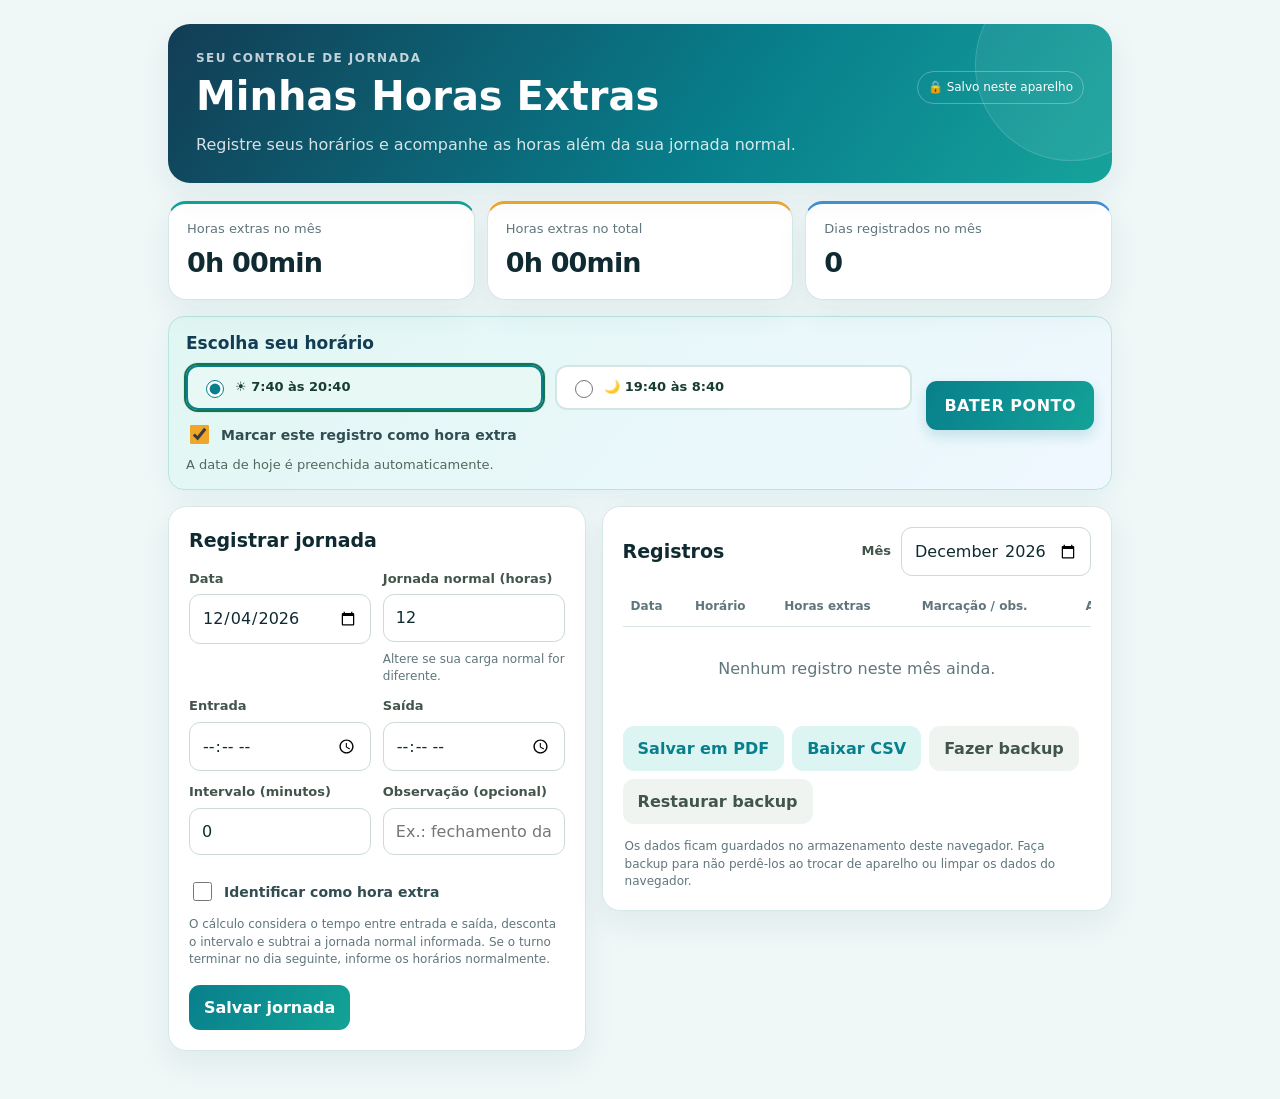
<file: index 21.html>
<!doctype html>
<html lang="pt-BR">
<head>
<meta charset="utf-8">
<meta name="viewport" content="width=device-width, initial-scale=1">
<meta name="theme-color" content="#123b32">
<title>Minhas Horas Extras</title>
<style>
:root{--ink:#142820;--muted:#6c7b75;--bg:#f3f7f4;--card:#fff;--green:#16734e;--green2:#e2f3e9;--line:#e1e9e4;--red:#b63838;--shadow:0 10px 30px #123b3210}*{box-sizing:border-box}body{margin:0;background:var(--bg);color:var(--ink);font:16px/1.45 system-ui,-apple-system,Segoe UI,Roboto,sans-serif}.wrap{max-width:980px;margin:auto;padding:24px 18px 48px}.hero{background:linear-gradient(125deg,#123b32,#1b7651);color:#fff;border-radius:22px;padding:26px 28px;margin-bottom:18px;box-shadow:var(--shadow)}.topline{display:flex;justify-content:space-between;align-items:center;gap:12px}.eyebrow{font-size:12px;text-transform:uppercase;letter-spacing:.12em;opacity:.75;font-weight:750}.hero h1{font-size:clamp(27px,5vw,40px);line-height:1.05;margin:8px 0}.hero p{margin:8px 0 0;opacity:.83}.local{font-size:12px;border:1px solid #ffffff48;padding:7px 10px;border-radius:999px;white-space:nowrap}.quick-banner{display:flex;align-items:center;justify-content:space-between;gap:14px;background:#e2f3e9;border:1px solid #b7dfc5;border-radius:16px;padding:14px 17px;margin:0 0 16px}.quick-banner p{margin:3px 0 0;color:#52685c;font-size:13px}.quick-banner strong{color:#123b32}.quick-banner button{font-size:16px;padding:13px 18px;white-space:nowrap}.shift-choices{display:flex;gap:10px;flex-wrap:wrap;margin-top:10px}.shift-choice{display:flex;align-items:center;gap:8px;background:#fff;border:1px solid #bed7c6;border-radius:12px;padding:10px 13px;cursor:pointer;color:#183d2e;font-weight:700}.shift-choice:has(input:checked){outline:2px solid #16734e;border-color:#16734e;background:#f4fbf6}.shift-choice input{width:18px;height:18px;min-height:18px;accent-color:#16734e}.quick-actions{display:flex;flex-direction:column;align-items:flex-start;gap:5px}.quick-banner button{margin-top:5px}.stats{display:grid;grid-template-columns:repeat(3,1fr);gap:12px;margin:16px 0}.stat,.panel{background:var(--card);border:1px solid var(--line);border-radius:18px;box-shadow:var(--shadow)}.stat{padding:16px 18px}.stat small{color:var(--muted);display:block;font-size:13px}.stat strong{display:block;font-size:27px;margin-top:5px;letter-spacing:-.03em}.grid{display:grid;grid-template-columns:minmax(340px,.9fr) minmax(500px,1.1fr);gap:16px;align-items:start}.grid>.panel:first-child{grid-column:1}.grid>.panel:nth-child(2){grid-column:2;grid-row:1}.panel{padding:20px}.panel h2{font-size:19px;margin:0 0 15px}.fields{display:grid;grid-template-columns:1fr 1fr;gap:12px}.field{display:flex;flex-direction:column;gap:6px}.field.full{grid-column:1/-1}label{font-size:13px;font-weight:700;color:#42554b}input,select{font:inherit;color:var(--ink);border:1px solid #cddbd2;border-radius:11px;padding:11px 12px;background:#fff;width:100%;min-height:44px}input:focus,select:focus{outline:3px solid #16734e22;border-color:var(--green)}.hint{font-size:12px;color:var(--muted);margin-top:3px}.actions{display:flex;gap:8px;flex-wrap:wrap;margin-top:16px}button,.btn{font:inherit;font-weight:700;border:0;border-radius:11px;padding:11px 15px;cursor:pointer;min-height:42px}.primary{background:var(--green);color:#fff}.secondary{background:var(--green2);color:var(--green)}.plain{background:#f0f4f1;color:#42554b}.danger{background:#fff0f0;color:var(--red)}button:hover{filter:brightness(.97)}.toolbar{display:flex;justify-content:space-between;align-items:center;gap:10px;margin:0 0 12px}.toolbar h2{margin:0}.month{max-width:190px}.table-wrap{overflow:auto}table{width:100%;border-collapse:collapse;min-width:530px}th{text-align:left;font-size:12px;color:var(--muted);font-weight:750;padding:10px 8px;border-bottom:1px solid var(--line)}td{padding:12px 8px;border-bottom:1px solid var(--line);font-size:14px;vertical-align:middle}.tag{display:inline-block;background:var(--green2);color:var(--green);font-weight:750;padding:4px 8px;border-radius:999px;white-space:nowrap}.zero{background:#f0f3f1;color:#607168}.row-actions{display:flex;gap:6px}.row-actions button{padding:6px 9px;min-height:32px;font-size:12px}.empty{text-align:center;padding:30px 10px;color:var(--muted)}.footnote{color:var(--muted);font-size:12px;margin:14px 2px 0}.notice{display:none;background:#fff5df;border:1px solid #f1d99e;color:#704d0d;padding:10px 12px;border-radius:11px;margin:0 0 12px;font-size:13px}.filterrow{display:flex;align-items:center;gap:10px}.filterrow label{white-space:nowrap}.print-only{display:none}@media print{body{background:#fff;color:#111;font-size:12px}.wrap{max-width:none;padding:0}.hero{background:#fff!important;color:#111;border:1px solid #bbb;box-shadow:none;padding:14px 16px;margin-bottom:10px}.hero p,.local,.eyebrow{color:#444;opacity:1}.stats{gap:8px;margin:8px 0}.stat,.panel{box-shadow:none;border:1px solid #bbb;border-radius:8px}.stat{padding:9px 12px}.stat strong{font-size:20px}.grid{display:block}.grid>.panel:first-child,.toolbar .filterrow,.actions,.footnote,.row-actions,.notice{display:none!important}.panel{padding:12px;margin-top:8px}.toolbar{display:block}table{min-width:0}th,td{padding:6px 5px;font-size:11px}.print-only{display:block!important}.tag{background:#eee!important;color:#111!important;border:1px solid #bbb}.empty{padding:16px}}@media(max-width:900px){.grid{grid-template-columns:1fr}.grid>.panel:first-child,.grid>.panel:nth-child(2){grid-column:1;grid-row:auto}}@media(max-width:760px){.wrap{padding:14px 12px 34px}.hero{padding:22px 20px;border-radius:18px}.stats{gap:8px}.stat{padding:13px 11px}.stat strong{font-size:22px}.stat small{font-size:11px}.grid{grid-template-columns:1fr}.panel{padding:17px}.toolbar{align-items:flex-start;flex-direction:column}.month{max-width:100%;width:100%}}@media(max-width:390px){.fields{grid-template-columns:1fr}.field.full{grid-column:auto}.local{font-size:10px}}

/* Tema Bater Ponto: verde, turquesa e âmbar */
:root{--ink:#102a32;--muted:#60767c;--bg:#eff7f7;--card:#fff;--green:#087f8c;--green2:#ddf5f2;--line:#d5e8e7;--shadow:0 12px 32px #12495012}
.hero{background:linear-gradient(125deg,#123d55 0%,#087f8c 60%,#16a39b 100%);position:relative;overflow:hidden}
.hero:after{content:"";position:absolute;width:190px;height:190px;border-radius:50%;right:-55px;top:-55px;background:#ffffff12;border:1px solid #ffffff22}
.quick-banner{background:linear-gradient(130deg,#e1f7f3,#eff8ff);border:1px solid #b9e4df;box-shadow:0 8px 25px #087f8c10}
.quick-banner>div:first-child{flex:1}
.shift-choices{gap:12px}
.shift-choice{flex:1;min-width:200px;border:2px solid #d2e7e4;background:#fff;transition:.15s}
.shift-choice:has(input:checked){border-color:#087f8c;background:#e8f8f5;box-shadow:0 0 0 3px #087f8c15}
.shift-choice input{accent-color:#087f8c}
.quick-banner>div:first-child>strong{font-size:17px;color:#123d55}
.quick-banner>div:first-child>p{margin-top:9px}
.quick-actions button{background:linear-gradient(120deg,#087f8c,#13a397);box-shadow:0 6px 14px #087f8c30;letter-spacing:.03em}
.tag{background:#fff1d6;color:#8a5600}
.quick-extra{display:flex;align-items:center;gap:9px;margin-top:12px;color:#314e52;font-size:14px;font-weight:700;cursor:pointer}
.quick-extra input{width:19px;height:19px;min-height:19px;accent-color:#f0a629}
.extra-note{display:inline-flex;padding:3px 8px;border-radius:99px;background:#fff1d6;color:#885600;font-size:12px;font-weight:800;white-space:nowrap}
.stat:first-child{border-top:3px solid #10a399}.stat:nth-child(2){border-top:3px solid #f0a629}.stat:nth-child(3){border-top:3px solid #438fd3}
.primary{background:linear-gradient(120deg,#087f8c,#13a397)}
.mobile-nav{display:none}
@media(max-width:760px){body{padding-bottom:88px}.mobile-nav{position:fixed;z-index:30;left:0;right:0;bottom:0;display:grid;grid-template-columns:1fr 1fr;gap:8px;padding:9px 14px calc(9px + env(safe-area-inset-bottom));background:#fff;border-top:1px solid #d5e8e7;box-shadow:0 -8px 24px #123d5514}.mobile-nav button{display:flex;flex-direction:column;align-items:center;justify-content:center;gap:3px;border:0;border-radius:13px;background:transparent;color:#60767c;font-size:11px;font-weight:750;min-height:56px;padding:5px}.mobile-nav button svg{width:23px;height:23px;stroke:currentColor;fill:none;stroke-width:2;stroke-linecap:round;stroke-linejoin:round}.mobile-nav button.active{color:#087f8c;background:#e2f5f2}.mobile-tab-records .quick-banner,.mobile-tab-records .grid>.panel:first-child{display:none!important}.mobile-tab-punch .grid>.panel:nth-child(2){display:none!important}.mobile-tab-records .grid>.panel:nth-child(2){display:block!important}
.quick-banner{align-items:stretch;flex-direction:column}.quick-actions{width:100%}.quick-actions button{width:100%;min-height:54px}.shift-choice{min-width:100%}}
@media print{.quick-banner{display:none!important}}
</style>
</head>
<body>
<div class="wrap">
<header class="hero"><div class="topline"><div><div class="eyebrow">Seu controle de jornada</div><h1>Minhas Horas Extras</h1></div><span class="local">🔒 Salvo neste aparelho</span></div><p>Registre seus horários e acompanhe as horas além da sua jornada normal.</p></header>
<section class="stats" aria-label="Resumo"><div class="stat"><small>Horas extras no mês</small><strong id="monthTotal">0h 00min</strong></div><div class="stat"><small>Horas extras no total</small><strong id="allTotal">0h 00min</strong></div><div class="stat"><small>Dias registrados no mês</small><strong id="dayCount">0</strong></div></section>
<div class="quick-banner"><div><strong>Escolha seu horário</strong><div class="shift-choices"><label class="shift-choice"><input type="radio" name="shiftChoice" value="day" checked><span>☀️ 7:40 às 20:40</span></label><label class="shift-choice"><input type="radio" name="shiftChoice" value="night"><span>🌙 19:40 às 8:40</span></label></div><label class="quick-extra"><input id="quickExtra" type="checkbox" checked><span>Marcar este registro como hora extra</span></label><p>A data de hoje é preenchida automaticamente.</p></div><div class="quick-actions"><button class="primary" type="button" id="quickBtnTop">BATER PONTO</button></div></div>
<div id="notice" class="notice"></div>
<main class="grid">
<section class="panel"><h2 id="formTitle">Registrar jornada</h2><form id="entryForm"><input type="hidden" id="editId"><div class="fields">
<div class="field"><label for="date">Data</label><input id="date" type="date" required></div>
<div class="field"><label for="normal">Jornada normal (horas)</label><input id="normal" type="number" min="0" max="24" step="0.25" value="8" required><span class="hint">Altere se sua carga normal for diferente.</span></div>
<div class="field"><label for="start">Entrada</label><input id="start" type="time" required></div>
<div class="field"><label for="end">Saída</label><input id="end" type="time" required></div>
<div class="field"><label for="break">Intervalo (minutos)</label><input id="break" type="number" min="0" max="1440" step="1" value="0" required></div>
<div class="field"><label for="note">Observação (opcional)</label><input id="note" type="text" maxlength="100" placeholder="Ex.: fechamento da loja"></div><div class="field full"><label class="quick-extra"><input id="extraMarked" type="checkbox"><span>Identificar como hora extra</span></label></div>
</div><div class="hint" style="margin-top:12px">O cálculo considera o tempo entre entrada e saída, desconta o intervalo e subtrai a jornada normal informada. Se o turno terminar no dia seguinte, informe os horários normalmente.</div><div class="actions"><button class="primary" type="submit" id="saveBtn">Salvar jornada</button><button class="plain" type="button" id="cancelEdit" style="display:none">Cancelar edição</button></div></form></section>
<section class="panel"><div class="toolbar"><h2>Registros</h2><div class="filterrow"><label for="monthFilter">Mês</label><input class="month" id="monthFilter" type="month"></div></div><div class="table-wrap"><table><thead><tr><th>Data</th><th>Horário</th><th>Horas extras</th><th>Marcação / obs.</th><th>Ações</th></tr></thead><tbody id="rows"></tbody></table><div class="empty" id="empty">Nenhum registro neste mês ainda.</div></div><div class="actions"><button class="secondary" type="button" id="pdfBtn">Salvar em PDF</button><button class="secondary" type="button" id="exportBtn">Baixar CSV</button><button class="plain" type="button" id="backupBtn">Fazer backup</button><label for="restoreFile" class="btn plain" style="display:inline-flex;align-items:center">Restaurar backup</label><input id="restoreFile" type="file" accept="application/json,.json" hidden></div><p class="footnote">Os dados ficam guardados no armazenamento deste navegador. Faça backup para não perdê-los ao trocar de aparelho ou limpar os dados do navegador.</p></section>
</main>
</div>
<nav class="mobile-nav" aria-label="Navegação do app"><button id="navPunch" class="active" type="button" aria-label="Bater ponto"><svg viewBox="0 0 24 24" aria-hidden="true"><circle cx="12" cy="12" r="9"></circle><path d="M12 7v5l3 2"></path></svg><span>Bater ponto</span></button><button id="navRecords" type="button" aria-label="Registros"><svg viewBox="0 0 24 24" aria-hidden="true"><path d="M8 4h11a1 1 0 0 1 1 1v15H7V5a1 1 0 0 1 1-1Z"></path><path d="M4 7v14h15M10 9h6M10 13h6M10 17h4"></path></svg><span>Registros</span></button></nav>
<script>
(()=>{
'use strict';
const KEY='minhasHorasExtras_v1';
const mobileQuery=window.matchMedia('(max-width: 760px)');
function setMobileTab(tab){document.body.classList.toggle('mobile-tab-records',tab==='records');document.body.classList.toggle('mobile-tab-punch',tab!=='records');$('navPunch').classList.toggle('active',tab!=='records');$('navRecords').classList.toggle('active',tab==='records');window.scrollTo({top:0,behavior:'smooth'});}

const TEMPLATE_KEY='minhasHorasExtras_template_v1';
const $=id=>document.getElementById(id);
let entries=[];
try{entries=JSON.parse(localStorage.getItem(KEY)||'[]');if(!Array.isArray(entries))entries=[];}catch(e){entries=[];}
let template=null;
try{template=JSON.parse(localStorage.getItem(TEMPLATE_KEY)||'null');}catch(e){template=null;}
if(!template&&entries.length){const latest=entries.slice().sort((a,b)=>b.date.localeCompare(a.date))[0];template={start:latest.start,end:latest.end,breakMin:latest.breakMin||0,normal:latest.normal||8};}
const pad=n=>String(n).padStart(2,'0');
function localDate(d=new Date()){return `${d.getFullYear()}-${pad(d.getMonth()+1)}-${pad(d.getDate())}`;}
function minsToText(n){n=Math.max(0,Math.round(n));return `${Math.floor(n/60)}h ${pad(n%60)}min`;}
function save(){localStorage.setItem(KEY,JSON.stringify(entries));render();}
function esc(s){return String(s||'').replace(/[&<>"']/g,c=>({'&':'&amp;','<':'&lt;','>':'&gt;','"':'&quot;',"'":'&#39;'}[c]));}
function calc(e){let [sh,sm]=e.start.split(':').map(Number),[eh,em]=e.end.split(':').map(Number);let duration=eh*60+em-(sh*60+sm);if(duration<=0)duration+=1440;return Math.max(0,duration-Number(e.breakMin||0)-Number(e.normal||0)*60);}
function render(){const month=$('monthFilter').value;const filtered=entries.filter(e=>!month||e.date.startsWith(month)).sort((a,b)=>b.date.localeCompare(a.date)||b.start.localeCompare(a.start));$('rows').innerHTML=filtered.map(e=>{const x=calc(e);return `<tr><td>${e.date.split('-').reverse().join('/')}</td><td>${esc(e.start)}–${esc(e.end)}</td><td><span class="tag ${x===0?'zero':''}">${minsToText(x)}</span></td><td>${e.extraMarked?'<span class="extra-note">Hora extra</span> ':''}${esc(e.note)||'—'}</td><td><div class="row-actions"><button class="plain" data-edit="${esc(e.id)}" type="button">Editar</button><button class="danger" data-del="${esc(e.id)}" type="button" aria-label="Excluir registro">Excluir</button></div></td></tr>`}).join('');$('empty').style.display=filtered.length?'none':'block';const totalMonth=entries.filter(e=>e.date.startsWith(month||localDate().slice(0,7))).reduce((a,e)=>a+calc(e),0);const all=entries.reduce((a,e)=>a+calc(e),0);$('monthTotal').textContent=minsToText(totalMonth);$('allTotal').textContent=minsToText(all);$('dayCount').textContent=entries.filter(e=>e.date.startsWith(month||localDate().slice(0,7))).length;}
function applyTemplate(){if(!template)return;$('start').value=template.start||'';$('end').value=template.end||'';$('break').value=template.breakMin??0;$('normal').value=template.normal||localStorage.getItem('normalHours')||'8';}
function resetForm(){ $('entryForm').reset();$('date').value=localDate();$('normal').value=localStorage.getItem('normalHours')||'8';$('break').value='0';$('extraMarked').checked=false;applyTemplate();$('editId').value='';$('formTitle').textContent='Registrar jornada';$('saveBtn').textContent='Salvar jornada';$('cancelEdit').style.display='none';}
$('date').value=localDate();$('monthFilter').value=localDate().slice(0,7);$('normal').value=localStorage.getItem('normalHours')||'8';applyTemplate();const savedShift=localStorage.getItem('minhasHorasExtras_shift');if(savedShift&&document.querySelector(`input[name="shiftChoice"][value="${savedShift}"]`))document.querySelector(`input[name="shiftChoice"][value="${savedShift}"]`).checked=true;render();
$('entryForm').addEventListener('submit',ev=>{ev.preventDefault();const rec={id:$('editId').value||((Date.now().toString(36))+Math.random().toString(36).slice(2,7)),date:$('date').value,start:$('start').value,end:$('end').value,breakMin:Number($('break').value),normal:Number($('normal').value),note:$('note').value.trim(),extraMarked:$('extraMarked').checked};if(!rec.date||!rec.start||!rec.end||rec.normal<0||rec.breakMin<0){return;}localStorage.setItem('normalHours',String(rec.normal));template={start:rec.start,end:rec.end,breakMin:rec.breakMin,normal:rec.normal};localStorage.setItem(TEMPLATE_KEY,JSON.stringify(template));const i=entries.findIndex(e=>e.id===rec.id);if(i>=0)entries[i]=rec;else entries.push(rec);$('monthFilter').value=rec.date.slice(0,7);save();resetForm();});
$('cancelEdit').addEventListener('click',resetForm);$('monthFilter').addEventListener('change',render);
$('navPunch').addEventListener('click',()=>setMobileTab('punch'));$('navRecords').addEventListener('click',()=>setMobileTab('records'));if(mobileQuery.matches)setMobileTab('punch');
function quickRegister(){const chosen=document.querySelector('input[name="shiftChoice"]:checked');const shifts={day:{start:'07:40',end:'20:40'},night:{start:'19:40',end:'08:40'}};const shift=shifts[chosen?.value||'day'];localStorage.setItem('minhasHorasExtras_shift',chosen?.value||'day');const today=localDate();const duplicate=entries.some(e=>e.date===today&&e.start===shift.start&&e.end===shift.end);if(duplicate){alert('Esse horário já está registrado hoje.');return;}const rec={id:Date.now().toString(36)+Math.random().toString(36).slice(2,7),date:today,start:shift.start,end:shift.end,breakMin:0,normal:Number(localStorage.getItem('normalHours')||8),note:'',extraMarked:$('quickExtra').checked};entries.push(rec);$('monthFilter').value=today.slice(0,7);save();resetForm();}
$('quickBtnTop').addEventListener('click',quickRegister);
$('rows').addEventListener('click',ev=>{const edit=ev.target.closest('[data-edit]'),del=ev.target.closest('[data-del]');if(edit){const e=entries.find(x=>x.id===edit.dataset.edit);if(!e)return;$('editId').value=e.id;$('date').value=e.date;$('start').value=e.start;$('end').value=e.end;$('break').value=e.breakMin;$('normal').value=e.normal;$('note').value=e.note||'';$('extraMarked').checked=!!e.extraMarked;$('formTitle').textContent='Editar jornada';$('saveBtn').textContent='Salvar alterações';$('cancelEdit').style.display='inline-block';window.scrollTo({top:0,behavior:'smooth'});}if(del){const e=entries.find(x=>x.id===del.dataset.del);if(e&&confirm(`Excluir o registro de ${e.date.split('-').reverse().join('/')}?`)){entries=entries.filter(x=>x.id!==e.id);save();}}});
function download(name,text,type){const a=document.createElement('a');a.href=URL.createObjectURL(new Blob([text],{type}));a.download=name;document.body.appendChild(a);a.click();a.remove();setTimeout(()=>URL.revokeObjectURL(a.href),1000);}
$('pdfBtn').addEventListener('click',()=>{window.print();});
$('exportBtn').addEventListener('click',()=>{if(!entries.length){alert('Ainda não há registros para exportar.');return;}const data=[['Data','Entrada','Saída','Intervalo (min)','Jornada normal (h)','Horas extras','Marcado como extra','Observação'],...entries.slice().sort((a,b)=>a.date.localeCompare(b.date)).map(e=>[e.date,e.start,e.end,e.breakMin,e.normal,minsToText(calc(e)),e.extraMarked?'Sim':'Não',e.note||''])];const csv='\uFEFF'+data.map(r=>r.map(v=>'"'+String(v).replace(/"/g,'""')+'"').join(';')).join('\r\n');download('horas-extras.csv',csv,'text/csv;charset=utf-8');});
$('backupBtn').addEventListener('click',()=>download('backup-horas-extras.json',JSON.stringify({version:1,entries},null,2),'application/json'));
$('restoreFile').addEventListener('change',async ev=>{const file=ev.target.files[0];if(!file)return;try{const data=JSON.parse(await file.text());const list=Array.isArray(data)?data:data.entries;if(!Array.isArray(list)||!list.every(e=>e.date&&e.start&&e.end)){throw new Error('formato');}if(confirm(`Importar ${list.length} registro(s)? Os registros existentes serão mantidos e possíveis duplicados serão substituídos.`)){const map=new Map(entries.map(e=>[e.id,e]));list.forEach((e,i)=>{const item={...e,id:e.id||`restored-${i}-${Date.now()}`};map.set(item.id,item);});entries=[...map.values()];save();} }catch(e){alert('Não consegui ler esse backup. Escolha um arquivo JSON exportado por este app.');}ev.target.value='';});
})();
</script>
</body></html>
</file>
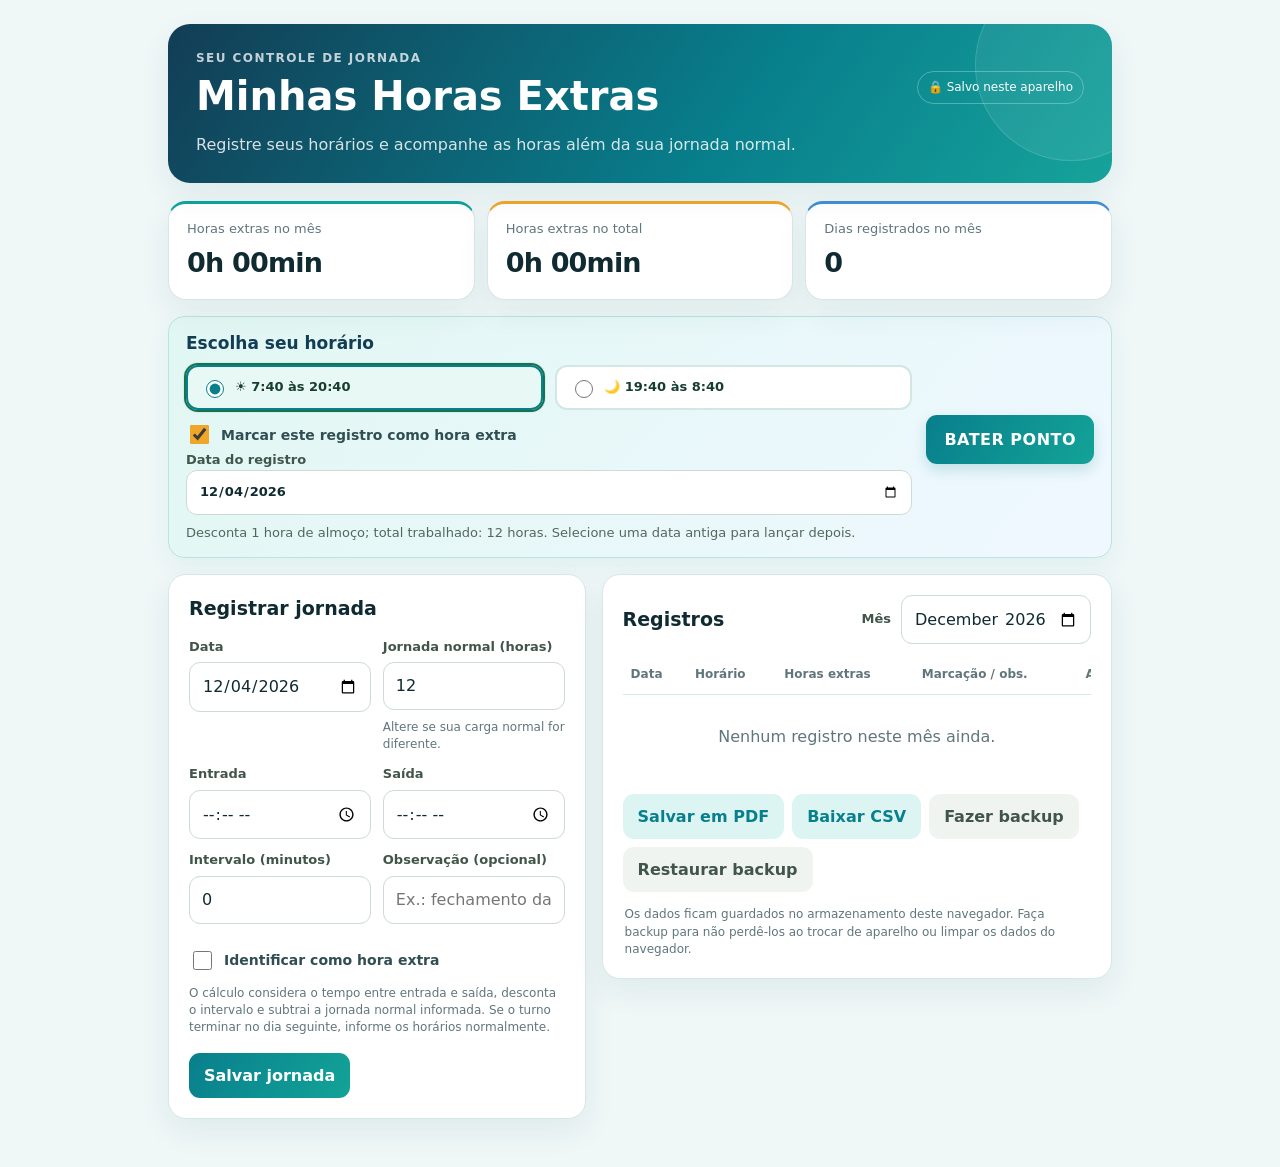
<file: index 22.html>
<!doctype html>
<html lang="pt-BR">
<head>
<meta charset="utf-8">
<meta name="viewport" content="width=device-width, initial-scale=1">
<meta name="theme-color" content="#123b32">
<title>Minhas Horas Extras</title>
<style>
:root{--ink:#142820;--muted:#6c7b75;--bg:#f3f7f4;--card:#fff;--green:#16734e;--green2:#e2f3e9;--line:#e1e9e4;--red:#b63838;--shadow:0 10px 30px #123b3210}*{box-sizing:border-box}body{margin:0;background:var(--bg);color:var(--ink);font:16px/1.45 system-ui,-apple-system,Segoe UI,Roboto,sans-serif}.wrap{max-width:980px;margin:auto;padding:24px 18px 48px}.hero{background:linear-gradient(125deg,#123b32,#1b7651);color:#fff;border-radius:22px;padding:26px 28px;margin-bottom:18px;box-shadow:var(--shadow)}.topline{display:flex;justify-content:space-between;align-items:center;gap:12px}.eyebrow{font-size:12px;text-transform:uppercase;letter-spacing:.12em;opacity:.75;font-weight:750}.hero h1{font-size:clamp(27px,5vw,40px);line-height:1.05;margin:8px 0}.hero p{margin:8px 0 0;opacity:.83}.local{font-size:12px;border:1px solid #ffffff48;padding:7px 10px;border-radius:999px;white-space:nowrap}.quick-banner{display:flex;align-items:center;justify-content:space-between;gap:14px;background:#e2f3e9;border:1px solid #b7dfc5;border-radius:16px;padding:14px 17px;margin:0 0 16px}.quick-banner p{margin:3px 0 0;color:#52685c;font-size:13px}.quick-banner strong{color:#123b32}.quick-banner button{font-size:16px;padding:13px 18px;white-space:nowrap}.shift-choices{display:flex;gap:10px;flex-wrap:wrap;margin-top:10px}.shift-choice{display:flex;align-items:center;gap:8px;background:#fff;border:1px solid #bed7c6;border-radius:12px;padding:10px 13px;cursor:pointer;color:#183d2e;font-weight:700}.shift-choice:has(input:checked){outline:2px solid #16734e;border-color:#16734e;background:#f4fbf6}.shift-choice input{width:18px;height:18px;min-height:18px;accent-color:#16734e}.quick-actions{display:flex;flex-direction:column;align-items:flex-start;gap:5px}.quick-banner button{margin-top:5px}.stats{display:grid;grid-template-columns:repeat(3,1fr);gap:12px;margin:16px 0}.stat,.panel{background:var(--card);border:1px solid var(--line);border-radius:18px;box-shadow:var(--shadow)}.stat{padding:16px 18px}.stat small{color:var(--muted);display:block;font-size:13px}.stat strong{display:block;font-size:27px;margin-top:5px;letter-spacing:-.03em}.grid{display:grid;grid-template-columns:minmax(340px,.9fr) minmax(500px,1.1fr);gap:16px;align-items:start}.grid>.panel:first-child{grid-column:1}.grid>.panel:nth-child(2){grid-column:2;grid-row:1}.panel{padding:20px}.panel h2{font-size:19px;margin:0 0 15px}.fields{display:grid;grid-template-columns:1fr 1fr;gap:12px}.field{display:flex;flex-direction:column;gap:6px}.field.full{grid-column:1/-1}label{font-size:13px;font-weight:700;color:#42554b}input,select{font:inherit;color:var(--ink);border:1px solid #cddbd2;border-radius:11px;padding:11px 12px;background:#fff;width:100%;min-height:44px}input:focus,select:focus{outline:3px solid #16734e22;border-color:var(--green)}.hint{font-size:12px;color:var(--muted);margin-top:3px}.actions{display:flex;gap:8px;flex-wrap:wrap;margin-top:16px}button,.btn{font:inherit;font-weight:700;border:0;border-radius:11px;padding:11px 15px;cursor:pointer;min-height:42px}.primary{background:var(--green);color:#fff}.secondary{background:var(--green2);color:var(--green)}.plain{background:#f0f4f1;color:#42554b}.danger{background:#fff0f0;color:var(--red)}button:hover{filter:brightness(.97)}.toolbar{display:flex;justify-content:space-between;align-items:center;gap:10px;margin:0 0 12px}.toolbar h2{margin:0}.month{max-width:190px}.table-wrap{overflow:auto}table{width:100%;border-collapse:collapse;min-width:530px}th{text-align:left;font-size:12px;color:var(--muted);font-weight:750;padding:10px 8px;border-bottom:1px solid var(--line)}td{padding:12px 8px;border-bottom:1px solid var(--line);font-size:14px;vertical-align:middle}.tag{display:inline-block;background:var(--green2);color:var(--green);font-weight:750;padding:4px 8px;border-radius:999px;white-space:nowrap}.zero{background:#f0f3f1;color:#607168}.row-actions{display:flex;gap:6px}.row-actions button{padding:6px 9px;min-height:32px;font-size:12px}.empty{text-align:center;padding:30px 10px;color:var(--muted)}.footnote{color:var(--muted);font-size:12px;margin:14px 2px 0}.notice{display:none;background:#fff5df;border:1px solid #f1d99e;color:#704d0d;padding:10px 12px;border-radius:11px;margin:0 0 12px;font-size:13px}.filterrow{display:flex;align-items:center;gap:10px}.filterrow label{white-space:nowrap}.print-only{display:none}@media print{body{background:#fff;color:#111;font-size:12px}.wrap{max-width:none;padding:0}.hero{background:#fff!important;color:#111;border:1px solid #bbb;box-shadow:none;padding:14px 16px;margin-bottom:10px}.hero p,.local,.eyebrow{color:#444;opacity:1}.stats{gap:8px;margin:8px 0}.stat,.panel{box-shadow:none;border:1px solid #bbb;border-radius:8px}.stat{padding:9px 12px}.stat strong{font-size:20px}.grid{display:block}.grid>.panel:first-child,.toolbar .filterrow,.actions,.footnote,.row-actions,.notice{display:none!important}.panel{padding:12px;margin-top:8px}.toolbar{display:block}table{min-width:0}th,td{padding:6px 5px;font-size:11px}.print-only{display:block!important}.tag{background:#eee!important;color:#111!important;border:1px solid #bbb}.empty{padding:16px}}@media(max-width:900px){.grid{grid-template-columns:1fr}.grid>.panel:first-child,.grid>.panel:nth-child(2){grid-column:1;grid-row:auto}}@media(max-width:760px){.wrap{padding:14px 12px 34px}.hero{padding:22px 20px;border-radius:18px}.stats{gap:8px}.stat{padding:13px 11px}.stat strong{font-size:22px}.stat small{font-size:11px}.grid{grid-template-columns:1fr}.panel{padding:17px}.toolbar{align-items:flex-start;flex-direction:column}.month{max-width:100%;width:100%}}@media(max-width:390px){.fields{grid-template-columns:1fr}.field.full{grid-column:auto}.local{font-size:10px}}

/* Tema Bater Ponto: verde, turquesa e âmbar */
:root{--ink:#102a32;--muted:#60767c;--bg:#eff7f7;--card:#fff;--green:#087f8c;--green2:#ddf5f2;--line:#d5e8e7;--shadow:0 12px 32px #12495012}
.hero{background:linear-gradient(125deg,#123d55 0%,#087f8c 60%,#16a39b 100%);position:relative;overflow:hidden}
.hero:after{content:"";position:absolute;width:190px;height:190px;border-radius:50%;right:-55px;top:-55px;background:#ffffff12;border:1px solid #ffffff22}
.quick-banner{background:linear-gradient(130deg,#e1f7f3,#eff8ff);border:1px solid #b9e4df;box-shadow:0 8px 25px #087f8c10}
.quick-banner>div:first-child{flex:1}
.shift-choices{gap:12px}
.shift-choice{flex:1;min-width:200px;border:2px solid #d2e7e4;background:#fff;transition:.15s}
.shift-choice:has(input:checked){border-color:#087f8c;background:#e8f8f5;box-shadow:0 0 0 3px #087f8c15}
.shift-choice input{accent-color:#087f8c}
.quick-banner>div:first-child>strong{font-size:17px;color:#123d55}
.quick-banner>div:first-child>p{margin-top:9px}
.quick-actions button{background:linear-gradient(120deg,#087f8c,#13a397);box-shadow:0 6px 14px #087f8c30;letter-spacing:.03em}
.tag{background:#fff1d6;color:#8a5600}
.quick-extra{display:flex;align-items:center;gap:9px;margin-top:12px;color:#314e52;font-size:14px;font-weight:700;cursor:pointer}
.quick-extra input{width:19px;height:19px;min-height:19px;accent-color:#f0a629}
.extra-note{display:inline-flex;padding:3px 8px;border-radius:99px;background:#fff1d6;color:#885600;font-size:12px;font-weight:800;white-space:nowrap}
.stat:first-child{border-top:3px solid #10a399}.stat:nth-child(2){border-top:3px solid #f0a629}.stat:nth-child(3){border-top:3px solid #438fd3}
.primary{background:linear-gradient(120deg,#087f8c,#13a397)}
.mobile-nav{display:none}
@media(max-width:760px){body{padding-bottom:88px}.mobile-nav{position:fixed;z-index:30;left:0;right:0;bottom:0;display:grid;grid-template-columns:1fr 1fr;gap:8px;padding:9px 14px calc(9px + env(safe-area-inset-bottom));background:#fff;border-top:1px solid #d5e8e7;box-shadow:0 -8px 24px #123d5514}.mobile-nav button{display:flex;flex-direction:column;align-items:center;justify-content:center;gap:3px;border:0;border-radius:13px;background:transparent;color:#60767c;font-size:11px;font-weight:750;min-height:56px;padding:5px}.mobile-nav button svg{width:23px;height:23px;stroke:currentColor;fill:none;stroke-width:2;stroke-linecap:round;stroke-linejoin:round}.mobile-nav button.active{color:#087f8c;background:#e2f5f2}.mobile-tab-records .quick-banner,.mobile-tab-records .grid>.panel:first-child{display:none!important}.mobile-tab-punch .grid>.panel:nth-child(2){display:none!important}.mobile-tab-records .grid>.panel:nth-child(2){display:block!important}
.quick-banner{align-items:stretch;flex-direction:column}.quick-actions{width:100%}.quick-actions button{width:100%;min-height:54px}.shift-choice{min-width:100%}}
@media(max-width:760px){.table-wrap{overflow:visible}table{min-width:0;width:100%;border-collapse:separate;border-spacing:0}table thead{display:none}table tbody{display:grid;gap:10px}table tbody tr{display:grid;grid-template-columns:1fr 1fr;gap:0;background:#fff;border:1px solid #d5e8e7;border-radius:14px;overflow:hidden;box-shadow:0 4px 14px #123d5508}table tbody td{display:flex;justify-content:space-between;align-items:center;gap:8px;min-width:0;padding:10px 12px;border-bottom:1px solid #edf2ef;font-size:13px;text-align:right;overflow-wrap:anywhere}table tbody td::before{content:attr(data-label);font-size:11px;font-weight:750;color:#60767c;text-align:left;flex:0 1 auto}table tbody td:nth-child(4){grid-column:1/-1}table tbody td:last-child{grid-column:1/-1;justify-content:flex-end;border-bottom:0}.row-actions{gap:8px}.row-actions button{min-height:36px;padding:7px 12px}.empty{padding:22px 8px}}@media print{.quick-banner{display:none!important}}
</style>
</head>
<body>
<div class="wrap">
<header class="hero"><div class="topline"><div><div class="eyebrow">Seu controle de jornada</div><h1>Minhas Horas Extras</h1></div><span class="local">🔒 Salvo neste aparelho</span></div><p>Registre seus horários e acompanhe as horas além da sua jornada normal.</p></header>
<section class="stats" aria-label="Resumo"><div class="stat"><small>Horas extras no mês</small><strong id="monthTotal">0h 00min</strong></div><div class="stat"><small>Horas extras no total</small><strong id="allTotal">0h 00min</strong></div><div class="stat"><small>Dias registrados no mês</small><strong id="dayCount">0</strong></div></section>
<div class="quick-banner"><div><strong>Escolha seu horário</strong><div class="shift-choices"><label class="shift-choice"><input type="radio" name="shiftChoice" value="day" checked><span>☀️ 7:40 às 20:40</span></label><label class="shift-choice"><input type="radio" name="shiftChoice" value="night"><span>🌙 19:40 às 8:40</span></label></div><label class="quick-extra"><input id="quickExtra" type="checkbox" checked><span>Marcar este registro como hora extra</span></label><label class="quick-date" for="quickDate">Data do registro<input id="quickDate" type="date"></label><p>Desconta 1 hora de almoço; total trabalhado: 12 horas. Selecione uma data antiga para lançar depois.</p></div><div class="quick-actions"><button class="primary" type="button" id="quickBtnTop">BATER PONTO</button></div></div>
<div id="notice" class="notice"></div>
<main class="grid">
<section class="panel"><h2 id="formTitle">Registrar jornada</h2><form id="entryForm"><input type="hidden" id="editId"><div class="fields">
<div class="field"><label for="date">Data</label><input id="date" type="date" required></div>
<div class="field"><label for="normal">Jornada normal (horas)</label><input id="normal" type="number" min="0" max="24" step="0.25" value="8" required><span class="hint">Altere se sua carga normal for diferente.</span></div>
<div class="field"><label for="start">Entrada</label><input id="start" type="time" required></div>
<div class="field"><label for="end">Saída</label><input id="end" type="time" required></div>
<div class="field"><label for="break">Intervalo (minutos)</label><input id="break" type="number" min="0" max="1440" step="1" value="0" required></div>
<div class="field"><label for="note">Observação (opcional)</label><input id="note" type="text" maxlength="100" placeholder="Ex.: fechamento da loja"></div><div class="field full"><label class="quick-extra"><input id="extraMarked" type="checkbox"><span>Identificar como hora extra</span></label></div>
</div><div class="hint" style="margin-top:12px">O cálculo considera o tempo entre entrada e saída, desconta o intervalo e subtrai a jornada normal informada. Se o turno terminar no dia seguinte, informe os horários normalmente.</div><div class="actions"><button class="primary" type="submit" id="saveBtn">Salvar jornada</button><button class="plain" type="button" id="cancelEdit" style="display:none">Cancelar edição</button></div></form></section>
<section class="panel"><div class="toolbar"><h2>Registros</h2><div class="filterrow"><label for="monthFilter">Mês</label><input class="month" id="monthFilter" type="month"></div></div><div class="table-wrap"><table><thead><tr><th>Data</th><th>Horário</th><th>Horas extras</th><th>Marcação / obs.</th><th>Ações</th></tr></thead><tbody id="rows"></tbody></table><div class="empty" id="empty">Nenhum registro neste mês ainda.</div></div><div class="actions"><button class="secondary" type="button" id="pdfBtn">Salvar em PDF</button><button class="secondary" type="button" id="exportBtn">Baixar CSV</button><button class="plain" type="button" id="backupBtn">Fazer backup</button><label for="restoreFile" class="btn plain" style="display:inline-flex;align-items:center">Restaurar backup</label><input id="restoreFile" type="file" accept="application/json,.json" hidden></div><p class="footnote">Os dados ficam guardados no armazenamento deste navegador. Faça backup para não perdê-los ao trocar de aparelho ou limpar os dados do navegador.</p></section>
</main>
</div>
<nav class="mobile-nav" aria-label="Navegação do app"><button id="navPunch" class="active" type="button" aria-label="Bater ponto"><svg viewBox="0 0 24 24" aria-hidden="true"><circle cx="12" cy="12" r="9"></circle><path d="M12 7v5l3 2"></path></svg><span>Bater ponto</span></button><button id="navRecords" type="button" aria-label="Registros"><svg viewBox="0 0 24 24" aria-hidden="true"><path d="M8 4h11a1 1 0 0 1 1 1v15H7V5a1 1 0 0 1 1-1Z"></path><path d="M4 7v14h15M10 9h6M10 13h6M10 17h4"></path></svg><span>Registros</span></button></nav>
<script>
(()=>{
'use strict';
const KEY='minhasHorasExtras_v1';
const mobileQuery=window.matchMedia('(max-width: 760px)');
function setMobileTab(tab){document.body.classList.toggle('mobile-tab-records',tab==='records');document.body.classList.toggle('mobile-tab-punch',tab!=='records');$('navPunch').classList.toggle('active',tab!=='records');$('navRecords').classList.toggle('active',tab==='records');window.scrollTo({top:0,behavior:'smooth'});}

const TEMPLATE_KEY='minhasHorasExtras_template_v1';
const $=id=>document.getElementById(id);
let entries=[];
try{entries=JSON.parse(localStorage.getItem(KEY)||'[]');if(!Array.isArray(entries))entries=[];}catch(e){entries=[];}
let template=null;
try{template=JSON.parse(localStorage.getItem(TEMPLATE_KEY)||'null');}catch(e){template=null;}
if(!template&&entries.length){const latest=entries.slice().sort((a,b)=>b.date.localeCompare(a.date))[0];template={start:latest.start,end:latest.end,breakMin:latest.breakMin||0,normal:latest.normal||8};}
const pad=n=>String(n).padStart(2,'0');
function localDate(d=new Date()){return `${d.getFullYear()}-${pad(d.getMonth()+1)}-${pad(d.getDate())}`;}
function minsToText(n){n=Math.max(0,Math.round(n));return `${Math.floor(n/60)}h ${pad(n%60)}min`;}
function save(){localStorage.setItem(KEY,JSON.stringify(entries));render();}
function esc(s){return String(s||'').replace(/[&<>"']/g,c=>({'&':'&amp;','<':'&lt;','>':'&gt;','"':'&quot;',"'":'&#39;'}[c]));}
function calc(e){let [sh,sm]=e.start.split(':').map(Number),[eh,em]=e.end.split(':').map(Number);let duration=eh*60+em-(sh*60+sm);if(duration<=0)duration+=1440;return Math.max(0,duration-Number(e.breakMin||0)-Number(e.normal||0)*60);}
function render(){const month=$('monthFilter').value;const filtered=entries.filter(e=>!month||e.date.startsWith(month)).sort((a,b)=>b.date.localeCompare(a.date)||b.start.localeCompare(a.start));$('rows').innerHTML=filtered.map(e=>{const x=calc(e);return `<tr><td data-label="Data">${e.date.split('-').reverse().join('/')}</td><td data-label="Horário">${esc(e.start)}–${esc(e.end)}</td><td data-label="Horas extras"><span class="tag ${x===0?'zero':''}">${minsToText(x)}</span></td><td data-label="Marcação / observação">${e.extraMarked?'<span class="extra-note">Hora extra</span> ':''}${esc(e.note)||'—'}</td><td data-label="Ações"><div class="row-actions"><button class="plain" data-edit="${esc(e.id)}" type="button">Editar</button><button class="danger" data-del="${esc(e.id)}" type="button" aria-label="Excluir registro">Excluir</button></div></td></tr>`}).join('');$('empty').style.display=filtered.length?'none':'block';const totalMonth=entries.filter(e=>e.date.startsWith(month||localDate().slice(0,7))).reduce((a,e)=>a+calc(e),0);const all=entries.reduce((a,e)=>a+calc(e),0);$('monthTotal').textContent=minsToText(totalMonth);$('allTotal').textContent=minsToText(all);$('dayCount').textContent=entries.filter(e=>e.date.startsWith(month||localDate().slice(0,7))).length;}
function applyTemplate(){if(!template)return;$('start').value=template.start||'';$('end').value=template.end||'';$('break').value=template.breakMin??0;$('normal').value=template.normal||localStorage.getItem('normalHours')||'8';}
function resetForm(){ $('entryForm').reset();$('date').value=localDate();$('normal').value=localStorage.getItem('normalHours')||'8';$('break').value='0';$('extraMarked').checked=false;applyTemplate();$('editId').value='';$('formTitle').textContent='Registrar jornada';$('saveBtn').textContent='Salvar jornada';$('cancelEdit').style.display='none';}
$('date').value=localDate();$('quickDate').value=localDate();$('monthFilter').value=localDate().slice(0,7);$('normal').value=localStorage.getItem('normalHours')||'8';applyTemplate();const savedShift=localStorage.getItem('minhasHorasExtras_shift');if(savedShift&&document.querySelector(`input[name="shiftChoice"][value="${savedShift}"]`))document.querySelector(`input[name="shiftChoice"][value="${savedShift}"]`).checked=true;render();
$('entryForm').addEventListener('submit',ev=>{ev.preventDefault();const rec={id:$('editId').value||((Date.now().toString(36))+Math.random().toString(36).slice(2,7)),date:$('date').value,start:$('start').value,end:$('end').value,breakMin:Number($('break').value),normal:Number($('normal').value),note:$('note').value.trim(),extraMarked:$('extraMarked').checked};if(!rec.date||!rec.start||!rec.end||rec.normal<0||rec.breakMin<0){return;}localStorage.setItem('normalHours',String(rec.normal));template={start:rec.start,end:rec.end,breakMin:rec.breakMin,normal:rec.normal};localStorage.setItem(TEMPLATE_KEY,JSON.stringify(template));const i=entries.findIndex(e=>e.id===rec.id);if(i>=0)entries[i]=rec;else entries.push(rec);$('monthFilter').value=rec.date.slice(0,7);save();resetForm();});
$('cancelEdit').addEventListener('click',resetForm);$('monthFilter').addEventListener('change',render);
$('navPunch').addEventListener('click',()=>setMobileTab('punch'));$('navRecords').addEventListener('click',()=>setMobileTab('records'));if(mobileQuery.matches)setMobileTab('punch');
function quickRegister(){const chosen=document.querySelector('input[name="shiftChoice"]:checked');const shifts={day:{start:'07:40',end:'20:40'},night:{start:'19:40',end:'08:40'}};const shift=shifts[chosen?.value||'day'];localStorage.setItem('minhasHorasExtras_shift',chosen?.value||'day');const today=$('quickDate').value||localDate();const duplicate=entries.some(e=>e.date===today&&e.start===shift.start&&e.end===shift.end);if(duplicate){alert('Esse horário já está registrado nessa data.');return;}const rec={id:Date.now().toString(36)+Math.random().toString(36).slice(2,7),date:today,start:shift.start,end:shift.end,breakMin:60,normal:Number(localStorage.getItem('normalHours')||8),note:'',extraMarked:$('quickExtra').checked};entries.push(rec);$('monthFilter').value=today.slice(0,7);save();resetForm();$('quickDate').value=localDate();}
$('quickBtnTop').addEventListener('click',quickRegister);
$('rows').addEventListener('click',ev=>{const edit=ev.target.closest('[data-edit]'),del=ev.target.closest('[data-del]');if(edit){const e=entries.find(x=>x.id===edit.dataset.edit);if(!e)return;$('editId').value=e.id;$('date').value=e.date;$('start').value=e.start;$('end').value=e.end;$('break').value=e.breakMin;$('normal').value=e.normal;$('note').value=e.note||'';$('extraMarked').checked=!!e.extraMarked;$('formTitle').textContent='Editar jornada';$('saveBtn').textContent='Salvar alterações';$('cancelEdit').style.display='inline-block';window.scrollTo({top:0,behavior:'smooth'});}if(del){const e=entries.find(x=>x.id===del.dataset.del);if(e&&confirm(`Excluir o registro de ${e.date.split('-').reverse().join('/')}?`)){entries=entries.filter(x=>x.id!==e.id);save();}}});
function download(name,text,type){const a=document.createElement('a');a.href=URL.createObjectURL(new Blob([text],{type}));a.download=name;document.body.appendChild(a);a.click();a.remove();setTimeout(()=>URL.revokeObjectURL(a.href),1000);}
$('pdfBtn').addEventListener('click',()=>{window.print();});
$('exportBtn').addEventListener('click',()=>{if(!entries.length){alert('Ainda não há registros para exportar.');return;}const data=[['Data','Entrada','Saída','Intervalo (min)','Jornada normal (h)','Horas extras','Marcado como extra','Observação'],...entries.slice().sort((a,b)=>a.date.localeCompare(b.date)).map(e=>[e.date,e.start,e.end,e.breakMin,e.normal,minsToText(calc(e)),e.extraMarked?'Sim':'Não',e.note||''])];const csv='\uFEFF'+data.map(r=>r.map(v=>'"'+String(v).replace(/"/g,'""')+'"').join(';')).join('\r\n');download('horas-extras.csv',csv,'text/csv;charset=utf-8');});
$('backupBtn').addEventListener('click',()=>download('backup-horas-extras.json',JSON.stringify({version:1,entries},null,2),'application/json'));
$('restoreFile').addEventListener('change',async ev=>{const file=ev.target.files[0];if(!file)return;try{const data=JSON.parse(await file.text());const list=Array.isArray(data)?data:data.entries;if(!Array.isArray(list)||!list.every(e=>e.date&&e.start&&e.end)){throw new Error('formato');}if(confirm(`Importar ${list.length} registro(s)? Os registros existentes serão mantidos e possíveis duplicados serão substituídos.`)){const map=new Map(entries.map(e=>[e.id,e]));list.forEach((e,i)=>{const item={...e,id:e.id||`restored-${i}-${Date.now()}`};map.set(item.id,item);});entries=[...map.values()];save();} }catch(e){alert('Não consegui ler esse backup. Escolha um arquivo JSON exportado por este app.');}ev.target.value='';});
})();
</script>
</body></html>
</file>
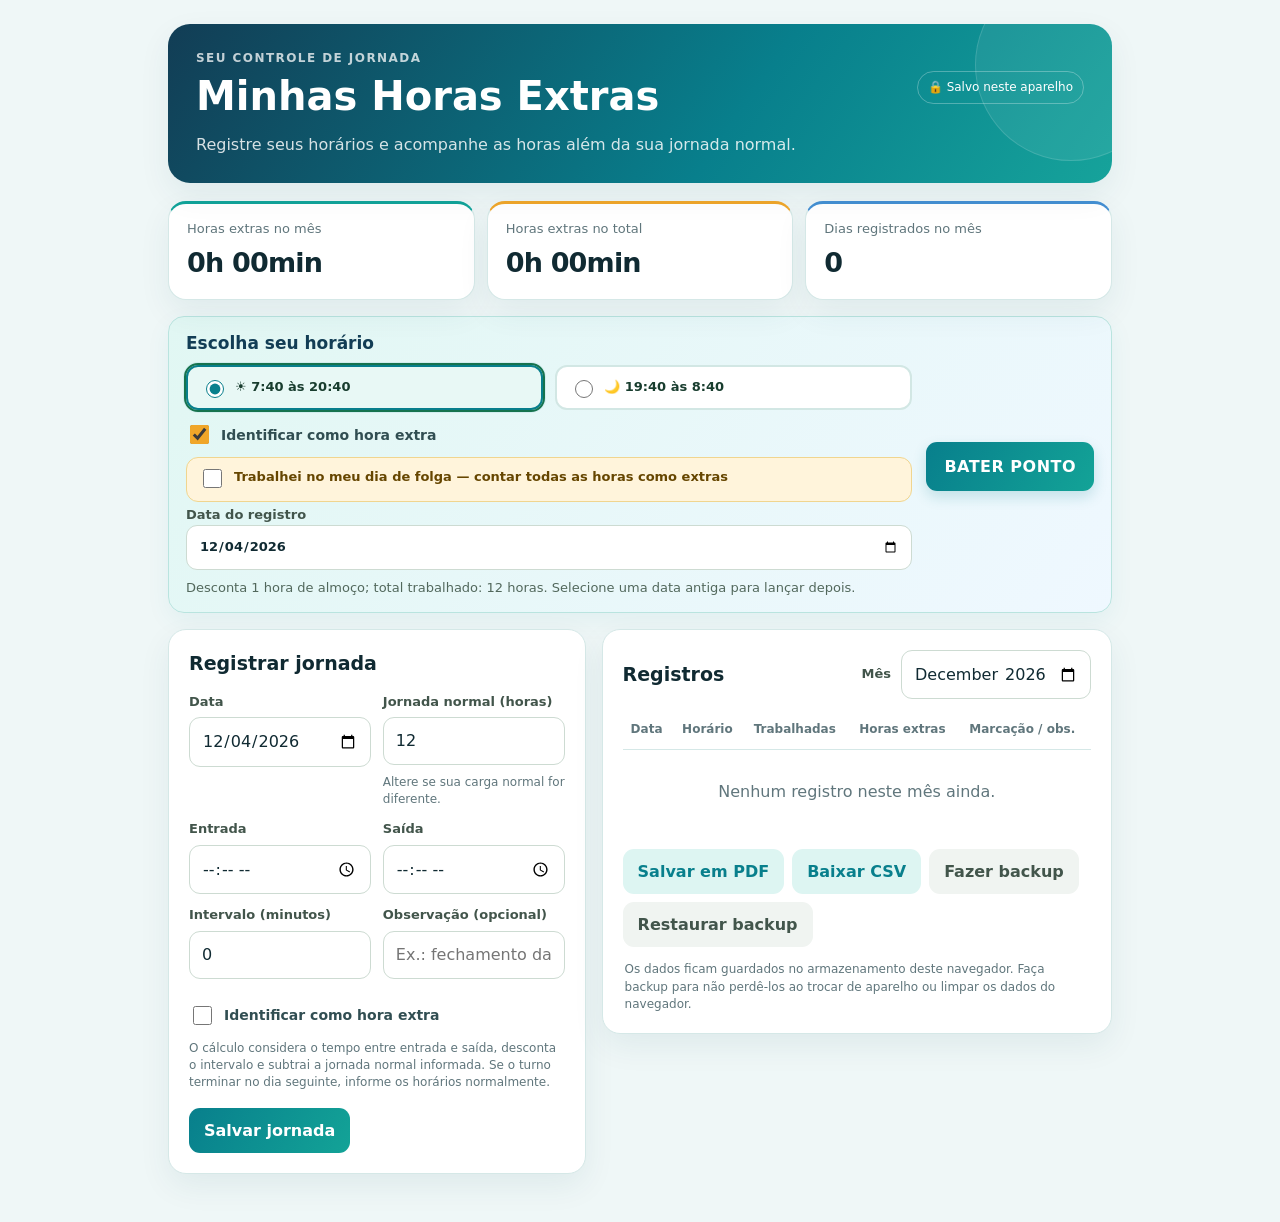
<file: index 25.html>
<!doctype html>
<html lang="pt-BR">
<head>
<meta charset="utf-8">
<meta name="viewport" content="width=device-width, initial-scale=1">
<meta name="theme-color" content="#123b32">
<title>Minhas Horas Extras</title>
<style>
:root{--ink:#142820;--muted:#6c7b75;--bg:#f3f7f4;--card:#fff;--green:#16734e;--green2:#e2f3e9;--line:#e1e9e4;--red:#b63838;--shadow:0 10px 30px #123b3210}*{box-sizing:border-box}body{margin:0;background:var(--bg);color:var(--ink);font:16px/1.45 system-ui,-apple-system,Segoe UI,Roboto,sans-serif}.wrap{max-width:980px;margin:auto;padding:24px 18px 48px}.hero{background:linear-gradient(125deg,#123b32,#1b7651);color:#fff;border-radius:22px;padding:26px 28px;margin-bottom:18px;box-shadow:var(--shadow)}.topline{display:flex;justify-content:space-between;align-items:center;gap:12px}.eyebrow{font-size:12px;text-transform:uppercase;letter-spacing:.12em;opacity:.75;font-weight:750}.hero h1{font-size:clamp(27px,5vw,40px);line-height:1.05;margin:8px 0}.hero p{margin:8px 0 0;opacity:.83}.local{font-size:12px;border:1px solid #ffffff48;padding:7px 10px;border-radius:999px;white-space:nowrap}.quick-banner{display:flex;align-items:center;justify-content:space-between;gap:14px;background:#e2f3e9;border:1px solid #b7dfc5;border-radius:16px;padding:14px 17px;margin:0 0 16px}.quick-banner p{margin:3px 0 0;color:#52685c;font-size:13px}.quick-banner strong{color:#123b32}.quick-banner button{font-size:16px;padding:13px 18px;white-space:nowrap}.shift-choices{display:flex;gap:10px;flex-wrap:wrap;margin-top:10px}.shift-choice{display:flex;align-items:center;gap:8px;background:#fff;border:1px solid #bed7c6;border-radius:12px;padding:10px 13px;cursor:pointer;color:#183d2e;font-weight:700}.shift-choice:has(input:checked){outline:2px solid #16734e;border-color:#16734e;background:#f4fbf6}.shift-choice input{width:18px;height:18px;min-height:18px;accent-color:#16734e}.quick-actions{display:flex;flex-direction:column;align-items:flex-start;gap:5px}.quick-banner button{margin-top:5px}.stats{display:grid;grid-template-columns:repeat(3,1fr);gap:12px;margin:16px 0}.stat,.panel{background:var(--card);border:1px solid var(--line);border-radius:18px;box-shadow:var(--shadow)}.stat{padding:16px 18px}.stat small{color:var(--muted);display:block;font-size:13px}.stat strong{display:block;font-size:27px;margin-top:5px;letter-spacing:-.03em}.grid{display:grid;grid-template-columns:minmax(340px,.9fr) minmax(500px,1.1fr);gap:16px;align-items:start}.grid>.panel:first-child{grid-column:1}.grid>.panel:nth-child(2){grid-column:2;grid-row:1}.panel{padding:20px}.panel h2{font-size:19px;margin:0 0 15px}.fields{display:grid;grid-template-columns:1fr 1fr;gap:12px}.field{display:flex;flex-direction:column;gap:6px}.field.full{grid-column:1/-1}label{font-size:13px;font-weight:700;color:#42554b}input,select{font:inherit;color:var(--ink);border:1px solid #cddbd2;border-radius:11px;padding:11px 12px;background:#fff;width:100%;min-height:44px}input:focus,select:focus{outline:3px solid #16734e22;border-color:var(--green)}.hint{font-size:12px;color:var(--muted);margin-top:3px}.actions{display:flex;gap:8px;flex-wrap:wrap;margin-top:16px}button,.btn{font:inherit;font-weight:700;border:0;border-radius:11px;padding:11px 15px;cursor:pointer;min-height:42px}.primary{background:var(--green);color:#fff}.secondary{background:var(--green2);color:var(--green)}.plain{background:#f0f4f1;color:#42554b}.danger{background:#fff0f0;color:var(--red)}button:hover{filter:brightness(.97)}.toolbar{display:flex;justify-content:space-between;align-items:center;gap:10px;margin:0 0 12px}.toolbar h2{margin:0}.month{max-width:190px}.table-wrap{overflow:auto}table{width:100%;border-collapse:collapse;min-width:530px}th{text-align:left;font-size:12px;color:var(--muted);font-weight:750;padding:10px 8px;border-bottom:1px solid var(--line)}td{padding:12px 8px;border-bottom:1px solid var(--line);font-size:14px;vertical-align:middle}.tag{display:inline-block;background:var(--green2);color:var(--green);font-weight:750;padding:4px 8px;border-radius:999px;white-space:nowrap}.zero{background:#f0f3f1;color:#607168}.row-actions{display:flex;gap:6px}.row-actions button{padding:6px 9px;min-height:32px;font-size:12px}.empty{text-align:center;padding:30px 10px;color:var(--muted)}.footnote{color:var(--muted);font-size:12px;margin:14px 2px 0}.notice{display:none;background:#fff5df;border:1px solid #f1d99e;color:#704d0d;padding:10px 12px;border-radius:11px;margin:0 0 12px;font-size:13px}.filterrow{display:flex;align-items:center;gap:10px}.filterrow label{white-space:nowrap}.print-only{display:none}@media print{body{background:#fff;color:#111;font-size:12px}.wrap{max-width:none;padding:0}.hero{background:#fff!important;color:#111;border:1px solid #bbb;box-shadow:none;padding:14px 16px;margin-bottom:10px}.hero p,.local,.eyebrow{color:#444;opacity:1}.stats{gap:8px;margin:8px 0}.stat,.panel{box-shadow:none;border:1px solid #bbb;border-radius:8px}.stat{padding:9px 12px}.stat strong{font-size:20px}.grid{display:block}.grid>.panel:first-child,.toolbar .filterrow,.actions,.footnote,.row-actions,.notice{display:none!important}.panel{padding:12px;margin-top:8px}.toolbar{display:block}table{min-width:0}th,td{padding:6px 5px;font-size:11px}.print-only{display:block!important}.tag{background:#eee!important;color:#111!important;border:1px solid #bbb}.empty{padding:16px}}@media(max-width:900px){.grid{grid-template-columns:1fr}.grid>.panel:first-child,.grid>.panel:nth-child(2){grid-column:1;grid-row:auto}}@media(max-width:760px){.wrap{padding:14px 12px 34px}.hero{padding:22px 20px;border-radius:18px}.stats{gap:8px}.stat{padding:13px 11px}.stat strong{font-size:22px}.stat small{font-size:11px}.grid{grid-template-columns:1fr}.panel{padding:17px}.toolbar{align-items:flex-start;flex-direction:column}.month{max-width:100%;width:100%}}@media(max-width:390px){.fields{grid-template-columns:1fr}.field.full{grid-column:auto}.local{font-size:10px}}

/* Tema Bater Ponto: verde, turquesa e âmbar */
:root{--ink:#102a32;--muted:#60767c;--bg:#eff7f7;--card:#fff;--green:#087f8c;--green2:#ddf5f2;--line:#d5e8e7;--shadow:0 12px 32px #12495012}
.hero{background:linear-gradient(125deg,#123d55 0%,#087f8c 60%,#16a39b 100%);position:relative;overflow:hidden}
.hero:after{content:"";position:absolute;width:190px;height:190px;border-radius:50%;right:-55px;top:-55px;background:#ffffff12;border:1px solid #ffffff22}
.quick-banner{background:linear-gradient(130deg,#e1f7f3,#eff8ff);border:1px solid #b9e4df;box-shadow:0 8px 25px #087f8c10}
.quick-banner>div:first-child{flex:1}
.shift-choices{gap:12px}
.shift-choice{flex:1;min-width:200px;border:2px solid #d2e7e4;background:#fff;transition:.15s}
.shift-choice:has(input:checked){border-color:#087f8c;background:#e8f8f5;box-shadow:0 0 0 3px #087f8c15}
.shift-choice input{accent-color:#087f8c}
.quick-banner>div:first-child>strong{font-size:17px;color:#123d55}
.quick-banner>div:first-child>p{margin-top:9px}
.quick-actions button{background:linear-gradient(120deg,#087f8c,#13a397);box-shadow:0 6px 14px #087f8c30;letter-spacing:.03em}
.tag{background:#fff1d6;color:#8a5600}
.quick-extra{display:flex;align-items:center;gap:9px;margin-top:12px;color:#314e52;font-size:14px;font-weight:700;cursor:pointer}.quick-offday{display:flex;align-items:flex-start;gap:9px;margin-top:10px;padding:10px 12px;background:#fff4db;border:1px solid #f0d58f;border-radius:12px;color:#664600;font-size:13px;font-weight:700;cursor:pointer}.quick-offday input{width:19px;height:19px;min-height:19px;accent-color:#e29a18;flex:0 0 auto;margin-top:1px}
.quick-extra input{width:19px;height:19px;min-height:19px;accent-color:#f0a629}
.extra-note{display:inline-flex;padding:3px 8px;border-radius:99px;background:#fff1d6;color:#885600;font-size:12px;font-weight:800;white-space:nowrap}
.stat:first-child{border-top:3px solid #10a399}.stat:nth-child(2){border-top:3px solid #f0a629}.stat:nth-child(3){border-top:3px solid #438fd3}
.primary{background:linear-gradient(120deg,#087f8c,#13a397)}
.mobile-nav{display:none}
@media(max-width:760px){body{padding-bottom:88px}.mobile-nav{position:fixed;z-index:30;left:0;right:0;bottom:0;display:grid;grid-template-columns:1fr 1fr;gap:8px;padding:9px 14px calc(9px + env(safe-area-inset-bottom));background:#fff;border-top:1px solid #d5e8e7;box-shadow:0 -8px 24px #123d5514}.mobile-nav button{display:flex;flex-direction:column;align-items:center;justify-content:center;gap:3px;border:0;border-radius:13px;background:transparent;color:#60767c;font-size:11px;font-weight:750;min-height:56px;padding:5px}.mobile-nav button svg{width:23px;height:23px;stroke:currentColor;fill:none;stroke-width:2;stroke-linecap:round;stroke-linejoin:round}.mobile-nav button.active{color:#087f8c;background:#e2f5f2}.mobile-tab-records .quick-banner,.mobile-tab-records .grid>.panel:first-child{display:none!important}.mobile-tab-punch .grid>.panel:nth-child(2){display:none!important}.mobile-tab-records .grid>.panel:nth-child(2){display:block!important}
.quick-banner{align-items:stretch;flex-direction:column}.quick-actions{width:100%}.quick-actions button{width:100%;min-height:54px}.shift-choice{min-width:100%}}
@media(max-width:760px){.table-wrap{overflow:visible}table{min-width:0;width:100%;border-collapse:separate;border-spacing:0}table thead{display:none}table tbody{display:grid;gap:10px}table tbody tr{display:grid;grid-template-columns:1fr 1fr;gap:0;background:#fff;border:1px solid #d5e8e7;border-radius:14px;overflow:hidden;box-shadow:0 4px 14px #123d5508}table tbody td{display:flex;justify-content:space-between;align-items:center;gap:8px;min-width:0;padding:10px 12px;border-bottom:1px solid #edf2ef;font-size:13px;text-align:right;overflow-wrap:anywhere}table tbody td::before{content:attr(data-label);font-size:11px;font-weight:750;color:#60767c;text-align:left;flex:0 1 auto}table tbody td:nth-child(4){grid-column:1/-1}table tbody td:last-child{grid-column:1/-1;justify-content:flex-end;border-bottom:0}.row-actions{gap:8px}.row-actions button{min-height:36px;padding:7px 12px}.empty{padding:22px 8px}}@media print{.quick-banner{display:none!important}}
</style>
</head>
<body>
<div class="wrap">
<header class="hero"><div class="topline"><div><div class="eyebrow">Seu controle de jornada</div><h1>Minhas Horas Extras</h1></div><span class="local">🔒 Salvo neste aparelho</span></div><p>Registre seus horários e acompanhe as horas além da sua jornada normal.</p></header>
<section class="stats" aria-label="Resumo"><div class="stat"><small>Horas extras no mês</small><strong id="monthTotal">0h 00min</strong></div><div class="stat"><small>Horas extras no total</small><strong id="allTotal">0h 00min</strong></div><div class="stat"><small>Dias registrados no mês</small><strong id="dayCount">0</strong></div></section>
<div class="quick-banner"><div><strong>Escolha seu horário</strong><div class="shift-choices"><label class="shift-choice"><input type="radio" name="shiftChoice" value="day" checked><span>☀️ 7:40 às 20:40</span></label><label class="shift-choice"><input type="radio" name="shiftChoice" value="night"><span>🌙 19:40 às 8:40</span></label></div><label class="quick-extra"><input id="quickExtra" type="checkbox" checked><span>Identificar como hora extra</span></label><label class="quick-offday"><input id="quickOffDay" type="checkbox"><span>Trabalhei no meu dia de folga — contar todas as horas como extras</span></label><label class="quick-date" for="quickDate">Data do registro<input id="quickDate" type="date"></label><p>Desconta 1 hora de almoço; total trabalhado: 12 horas. Selecione uma data antiga para lançar depois.</p></div><div class="quick-actions"><button class="primary" type="button" id="quickBtnTop">BATER PONTO</button></div></div>
<div id="notice" class="notice"></div>
<main class="grid">
<section class="panel"><h2 id="formTitle">Registrar jornada</h2><form id="entryForm"><input type="hidden" id="editId"><div class="fields">
<div class="field"><label for="date">Data</label><input id="date" type="date" required></div>
<div class="field"><label for="normal">Jornada normal (horas)</label><input id="normal" type="number" min="0" max="24" step="0.25" value="8" required><span class="hint">Altere se sua carga normal for diferente.</span></div>
<div class="field"><label for="start">Entrada</label><input id="start" type="time" required></div>
<div class="field"><label for="end">Saída</label><input id="end" type="time" required></div>
<div class="field"><label for="break">Intervalo (minutos)</label><input id="break" type="number" min="0" max="1440" step="1" value="0" required></div>
<div class="field"><label for="note">Observação (opcional)</label><input id="note" type="text" maxlength="100" placeholder="Ex.: fechamento da loja"></div><div class="field full"><label class="quick-extra"><input id="extraMarked" type="checkbox"><span>Identificar como hora extra</span></label></div>
</div><div class="hint" style="margin-top:12px">O cálculo considera o tempo entre entrada e saída, desconta o intervalo e subtrai a jornada normal informada. Se o turno terminar no dia seguinte, informe os horários normalmente.</div><div class="actions"><button class="primary" type="submit" id="saveBtn">Salvar jornada</button><button class="plain" type="button" id="cancelEdit" style="display:none">Cancelar edição</button></div></form></section>
<section class="panel"><div class="toolbar"><h2>Registros</h2><div class="filterrow"><label for="monthFilter">Mês</label><input class="month" id="monthFilter" type="month"></div></div><div class="table-wrap"><table><thead><tr><th>Data</th><th>Horário</th><th>Trabalhadas</th><th>Horas extras</th><th>Marcação / obs.</th><th>Ações</th></tr></thead><tbody id="rows"></tbody></table><div class="empty" id="empty">Nenhum registro neste mês ainda.</div></div><div class="actions"><button class="secondary" type="button" id="pdfBtn">Salvar em PDF</button><button class="secondary" type="button" id="exportBtn">Baixar CSV</button><button class="plain" type="button" id="backupBtn">Fazer backup</button><label for="restoreFile" class="btn plain" style="display:inline-flex;align-items:center">Restaurar backup</label><input id="restoreFile" type="file" accept="application/json,.json" hidden></div><p class="footnote">Os dados ficam guardados no armazenamento deste navegador. Faça backup para não perdê-los ao trocar de aparelho ou limpar os dados do navegador.</p></section>
</main>
</div>
<nav class="mobile-nav" aria-label="Navegação do app"><button id="navPunch" class="active" type="button" aria-label="Bater ponto"><svg viewBox="0 0 24 24" aria-hidden="true"><circle cx="12" cy="12" r="9"></circle><path d="M12 7v5l3 2"></path></svg><span>Bater ponto</span></button><button id="navRecords" type="button" aria-label="Registros"><svg viewBox="0 0 24 24" aria-hidden="true"><path d="M8 4h11a1 1 0 0 1 1 1v15H7V5a1 1 0 0 1 1-1Z"></path><path d="M4 7v14h15M10 9h6M10 13h6M10 17h4"></path></svg><span>Registros</span></button></nav>
<script>
(()=>{
'use strict';
const KEY='minhasHorasExtras_v1';
const mobileQuery=window.matchMedia('(max-width: 760px)');
function setMobileTab(tab){document.body.classList.toggle('mobile-tab-records',tab==='records');document.body.classList.toggle('mobile-tab-punch',tab!=='records');$('navPunch').classList.toggle('active',tab!=='records');$('navRecords').classList.toggle('active',tab==='records');window.scrollTo({top:0,behavior:'smooth'});}

const TEMPLATE_KEY='minhasHorasExtras_template_v1';
const $=id=>document.getElementById(id);
let entries=[];
try{entries=JSON.parse(localStorage.getItem(KEY)||'[]');if(!Array.isArray(entries))entries=[];}catch(e){entries=[];}
let template=null;
try{template=JSON.parse(localStorage.getItem(TEMPLATE_KEY)||'null');}catch(e){template=null;}
if(!template&&entries.length){const latest=entries.slice().sort((a,b)=>b.date.localeCompare(a.date))[0];template={start:latest.start,end:latest.end,breakMin:latest.breakMin||0,normal:latest.normal||8};}
const pad=n=>String(n).padStart(2,'0');
function localDate(d=new Date()){return `${d.getFullYear()}-${pad(d.getMonth()+1)}-${pad(d.getDate())}`;}
function minsToText(n){n=Math.max(0,Math.round(n));return `${Math.floor(n/60)}h ${pad(n%60)}min`;}
function save(){localStorage.setItem(KEY,JSON.stringify(entries));render();}
function esc(s){return String(s||'').replace(/[&<>"']/g,c=>({'&':'&amp;','<':'&lt;','>':'&gt;','"':'&quot;',"'":'&#39;'}[c]));}
function worked(e){let [sh,sm]=e.start.split(':').map(Number),[eh,em]=e.end.split(':').map(Number);let duration=eh*60+em-(sh*60+sm);if(duration<=0)duration+=1440;return Math.max(0,duration-Number(e.breakMin||0));}
function calc(e){return Math.max(0,worked(e)-Number(e.normal||0)*60);}
function render(){const month=$('monthFilter').value;const filtered=entries.filter(e=>!month||e.date.startsWith(month)).sort((a,b)=>b.date.localeCompare(a.date)||b.start.localeCompare(a.start));$('rows').innerHTML=filtered.map(e=>{const x=calc(e);return `<tr><td data-label="Data">${e.date.split('-').reverse().join('/')}</td><td data-label="Horário">${esc(e.start)}–${esc(e.end)}</td><td data-label="Trabalhadas">${minsToText(worked(e))}</td><td data-label="Horas extras"><span class="tag ${x===0?'zero':''}">${minsToText(x)}</span></td><td data-label="Marcação / observação">${e.offDay?'<span class="extra-note">Folga · tudo extra</span> ':e.extraMarked?'<span class="extra-note">Hora extra</span> ':''}${esc(e.note)||'—'}</td><td data-label="Ações"><div class="row-actions"><button class="plain" data-edit="${esc(e.id)}" type="button">Editar</button><button class="danger" data-del="${esc(e.id)}" type="button" aria-label="Excluir registro">Excluir</button></div></td></tr>`}).join('');$('empty').style.display=filtered.length?'none':'block';const totalMonth=entries.filter(e=>e.date.startsWith(month||localDate().slice(0,7))).reduce((a,e)=>a+calc(e),0);const all=entries.reduce((a,e)=>a+calc(e),0);$('monthTotal').textContent=minsToText(totalMonth);$('allTotal').textContent=minsToText(all);$('dayCount').textContent=entries.filter(e=>e.date.startsWith(month||localDate().slice(0,7))).length;}
function applyTemplate(){if(!template)return;$('start').value=template.start||'';$('end').value=template.end||'';$('break').value=template.breakMin??0;$('normal').value=template.normal||localStorage.getItem('normalHours')||'8';}
function resetForm(){ $('entryForm').reset();$('date').value=localDate();$('normal').value=localStorage.getItem('normalHours')||'8';$('break').value='0';$('extraMarked').checked=false;applyTemplate();$('editId').value='';$('formTitle').textContent='Registrar jornada';$('saveBtn').textContent='Salvar jornada';$('cancelEdit').style.display='none';}
$('date').value=localDate();$('quickDate').value=localDate();$('monthFilter').value=localDate().slice(0,7);$('normal').value=localStorage.getItem('normalHours')||'8';applyTemplate();const savedShift=localStorage.getItem('minhasHorasExtras_shift');if(savedShift&&document.querySelector(`input[name="shiftChoice"][value="${savedShift}"]`))document.querySelector(`input[name="shiftChoice"][value="${savedShift}"]`).checked=true;render();
$('entryForm').addEventListener('submit',ev=>{ev.preventDefault();const rec={id:$('editId').value||((Date.now().toString(36))+Math.random().toString(36).slice(2,7)),date:$('date').value,start:$('start').value,end:$('end').value,breakMin:Number($('break').value),normal:Number($('normal').value),note:$('note').value.trim(),extraMarked:$('extraMarked').checked};if(!rec.date||!rec.start||!rec.end||rec.normal<0||rec.breakMin<0){return;}localStorage.setItem('normalHours',String(rec.normal));template={start:rec.start,end:rec.end,breakMin:rec.breakMin,normal:rec.normal};localStorage.setItem(TEMPLATE_KEY,JSON.stringify(template));const i=entries.findIndex(e=>e.id===rec.id);if(i>=0)entries[i]=rec;else entries.push(rec);$('monthFilter').value=rec.date.slice(0,7);save();resetForm();});
$('cancelEdit').addEventListener('click',resetForm);$('monthFilter').addEventListener('change',render);
$('navPunch').addEventListener('click',()=>setMobileTab('punch'));$('navRecords').addEventListener('click',()=>setMobileTab('records'));if(mobileQuery.matches)setMobileTab('punch');
function quickRegister(){const chosen=document.querySelector('input[name="shiftChoice"]:checked');const shifts={day:{start:'07:40',end:'20:40'},night:{start:'19:40',end:'08:40'}};const shift=shifts[chosen?.value||'day'];localStorage.setItem('minhasHorasExtras_shift',chosen?.value||'day');const today=$('quickDate').value||localDate();const duplicate=entries.some(e=>e.date===today&&e.start===shift.start&&e.end===shift.end);if(duplicate){alert('Esse horário já está registrado nessa data.');return;}const rec={id:Date.now().toString(36)+Math.random().toString(36).slice(2,7),date:today,start:shift.start,end:shift.end,breakMin:60,normal:$('quickOffDay').checked?0:Number(localStorage.getItem('normalHours')||8),note:'',extraMarked:$('quickExtra').checked||$('quickOffDay').checked,offDay:$('quickOffDay').checked};entries.push(rec);$('monthFilter').value=today.slice(0,7);save();resetForm();$('quickDate').value=localDate();}
$('quickBtnTop').addEventListener('click',quickRegister);
$('rows').addEventListener('click',ev=>{const edit=ev.target.closest('[data-edit]'),del=ev.target.closest('[data-del]');if(edit){const e=entries.find(x=>x.id===edit.dataset.edit);if(!e)return;$('editId').value=e.id;$('date').value=e.date;$('start').value=e.start;$('end').value=e.end;$('break').value=e.breakMin;$('normal').value=e.normal;$('note').value=e.note||'';$('extraMarked').checked=!!e.extraMarked;$('formTitle').textContent='Editar jornada';$('saveBtn').textContent='Salvar alterações';$('cancelEdit').style.display='inline-block';window.scrollTo({top:0,behavior:'smooth'});}if(del){const e=entries.find(x=>x.id===del.dataset.del);if(e&&confirm(`Excluir o registro de ${e.date.split('-').reverse().join('/')}?`)){entries=entries.filter(x=>x.id!==e.id);save();}}});
function download(name,text,type){const a=document.createElement('a');a.href=URL.createObjectURL(new Blob([text],{type}));a.download=name;document.body.appendChild(a);a.click();a.remove();setTimeout(()=>URL.revokeObjectURL(a.href),1000);}
$('pdfBtn').addEventListener('click',()=>{window.print();});
$('exportBtn').addEventListener('click',()=>{if(!entries.length){alert('Ainda não há registros para exportar.');return;}const data=[['Data','Entrada','Saída','Intervalo (min)','Jornada normal (h)','Horas trabalhadas','Horas extras','Dia de folga','Marcado como extra','Observação'],...entries.slice().sort((a,b)=>a.date.localeCompare(b.date)).map(e=>[e.date,e.start,e.end,e.breakMin,e.normal,minsToText(worked(e)),minsToText(calc(e)),e.offDay?'Sim':'Não',e.extraMarked?'Sim':'Não',e.note||''])];const csv='\uFEFF'+data.map(r=>r.map(v=>'"'+String(v).replace(/"/g,'""')+'"').join(';')).join('\r\n');download('horas-extras.csv',csv,'text/csv;charset=utf-8');});
$('backupBtn').addEventListener('click',()=>download('backup-horas-extras.json',JSON.stringify({version:1,entries},null,2),'application/json'));
$('restoreFile').addEventListener('change',async ev=>{const file=ev.target.files[0];if(!file)return;try{const data=JSON.parse(await file.text());const list=Array.isArray(data)?data:data.entries;if(!Array.isArray(list)||!list.every(e=>e.date&&e.start&&e.end)){throw new Error('formato');}if(confirm(`Importar ${list.length} registro(s)? Os registros existentes serão mantidos e possíveis duplicados serão substituídos.`)){const map=new Map(entries.map(e=>[e.id,e]));list.forEach((e,i)=>{const item={...e,id:e.id||`restored-${i}-${Date.now()}`};map.set(item.id,item);});entries=[...map.values()];save();} }catch(e){alert('Não consegui ler esse backup. Escolha um arquivo JSON exportado por este app.');}ev.target.value='';});
})();
</script>
</body></html>
</file>
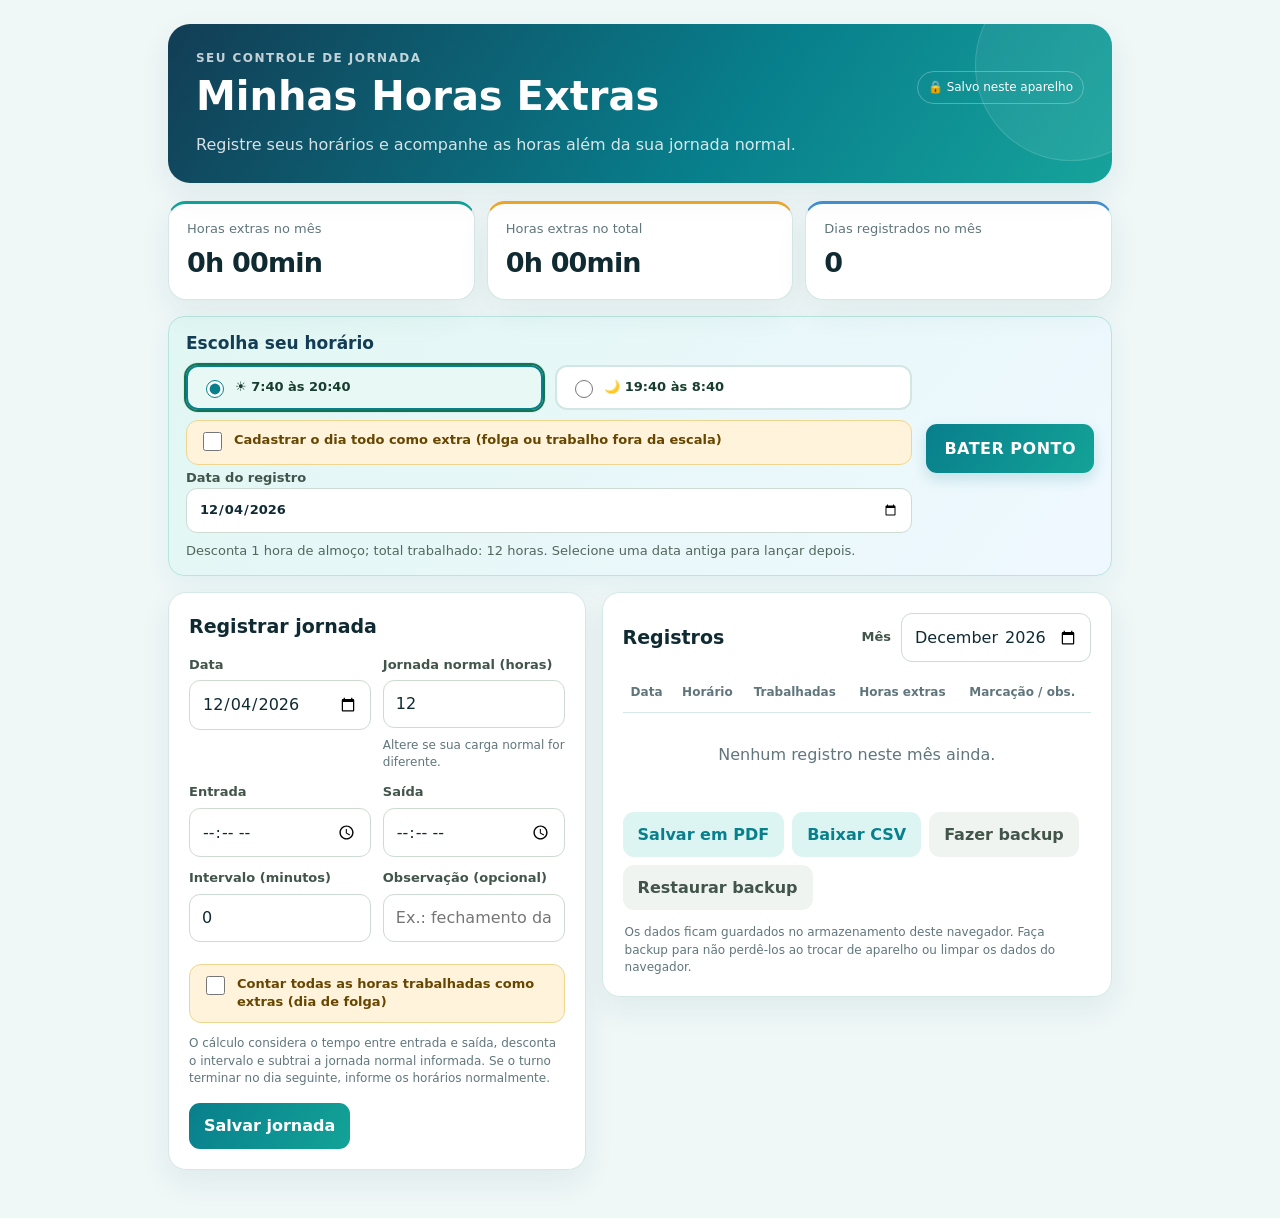
<file: index 28.html>
<!doctype html>
<html lang="pt-BR">
<head>
<meta charset="utf-8">
<meta name="viewport" content="width=device-width, initial-scale=1">
<meta name="theme-color" content="#123b32">
<title>Minhas Horas Extras</title>
<style>
:root{--ink:#142820;--muted:#6c7b75;--bg:#f3f7f4;--card:#fff;--green:#16734e;--green2:#e2f3e9;--line:#e1e9e4;--red:#b63838;--shadow:0 10px 30px #123b3210}*{box-sizing:border-box}body{margin:0;background:var(--bg);color:var(--ink);font:16px/1.45 system-ui,-apple-system,Segoe UI,Roboto,sans-serif}.wrap{max-width:980px;margin:auto;padding:24px 18px 48px}.hero{background:linear-gradient(125deg,#123b32,#1b7651);color:#fff;border-radius:22px;padding:26px 28px;margin-bottom:18px;box-shadow:var(--shadow)}.topline{display:flex;justify-content:space-between;align-items:center;gap:12px}.eyebrow{font-size:12px;text-transform:uppercase;letter-spacing:.12em;opacity:.75;font-weight:750}.hero h1{font-size:clamp(27px,5vw,40px);line-height:1.05;margin:8px 0}.hero p{margin:8px 0 0;opacity:.83}.local{font-size:12px;border:1px solid #ffffff48;padding:7px 10px;border-radius:999px;white-space:nowrap}.quick-banner{display:flex;align-items:center;justify-content:space-between;gap:14px;background:#e2f3e9;border:1px solid #b7dfc5;border-radius:16px;padding:14px 17px;margin:0 0 16px}.quick-banner p{margin:3px 0 0;color:#52685c;font-size:13px}.quick-banner strong{color:#123b32}.quick-banner button{font-size:16px;padding:13px 18px;white-space:nowrap}.shift-choices{display:flex;gap:10px;flex-wrap:wrap;margin-top:10px}.shift-choice{display:flex;align-items:center;gap:8px;background:#fff;border:1px solid #bed7c6;border-radius:12px;padding:10px 13px;cursor:pointer;color:#183d2e;font-weight:700}.shift-choice:has(input:checked){outline:2px solid #16734e;border-color:#16734e;background:#f4fbf6}.shift-choice input{width:18px;height:18px;min-height:18px;accent-color:#16734e}.quick-actions{display:flex;flex-direction:column;align-items:flex-start;gap:5px}.quick-banner button{margin-top:5px}.stats{display:grid;grid-template-columns:repeat(3,1fr);gap:12px;margin:16px 0}.stat,.panel{background:var(--card);border:1px solid var(--line);border-radius:18px;box-shadow:var(--shadow)}.stat{padding:16px 18px}.stat small{color:var(--muted);display:block;font-size:13px}.stat strong{display:block;font-size:27px;margin-top:5px;letter-spacing:-.03em}.grid{display:grid;grid-template-columns:minmax(340px,.9fr) minmax(500px,1.1fr);gap:16px;align-items:start}.grid>.panel:first-child{grid-column:1}.grid>.panel:nth-child(2){grid-column:2;grid-row:1}.panel{padding:20px}.panel h2{font-size:19px;margin:0 0 15px}.fields{display:grid;grid-template-columns:1fr 1fr;gap:12px}.field{display:flex;flex-direction:column;gap:6px}.field.full{grid-column:1/-1}label{font-size:13px;font-weight:700;color:#42554b}input,select{font:inherit;color:var(--ink);border:1px solid #cddbd2;border-radius:11px;padding:11px 12px;background:#fff;width:100%;min-height:44px}input:focus,select:focus{outline:3px solid #16734e22;border-color:var(--green)}.hint{font-size:12px;color:var(--muted);margin-top:3px}.actions{display:flex;gap:8px;flex-wrap:wrap;margin-top:16px}button,.btn{font:inherit;font-weight:700;border:0;border-radius:11px;padding:11px 15px;cursor:pointer;min-height:42px}.primary{background:var(--green);color:#fff}.secondary{background:var(--green2);color:var(--green)}.plain{background:#f0f4f1;color:#42554b}.danger{background:#fff0f0;color:var(--red)}button:hover{filter:brightness(.97)}.toolbar{display:flex;justify-content:space-between;align-items:center;gap:10px;margin:0 0 12px}.toolbar h2{margin:0}.month{max-width:190px}.table-wrap{overflow:auto}table{width:100%;border-collapse:collapse;min-width:530px}th{text-align:left;font-size:12px;color:var(--muted);font-weight:750;padding:10px 8px;border-bottom:1px solid var(--line)}td{padding:12px 8px;border-bottom:1px solid var(--line);font-size:14px;vertical-align:middle}.tag{display:inline-block;background:var(--green2);color:var(--green);font-weight:750;padding:4px 8px;border-radius:999px;white-space:nowrap}.zero{background:#f0f3f1;color:#607168}.row-actions{display:flex;gap:6px}.row-actions button{padding:6px 9px;min-height:32px;font-size:12px}.empty{text-align:center;padding:30px 10px;color:var(--muted)}.footnote{color:var(--muted);font-size:12px;margin:14px 2px 0}.notice{display:none;background:#fff5df;border:1px solid #f1d99e;color:#704d0d;padding:10px 12px;border-radius:11px;margin:0 0 12px;font-size:13px}.filterrow{display:flex;align-items:center;gap:10px}.filterrow label{white-space:nowrap}.print-only{display:none}@media print{body{background:#fff;color:#111;font-size:12px}.wrap{max-width:none;padding:0}.hero{background:#fff!important;color:#111;border:1px solid #bbb;box-shadow:none;padding:14px 16px;margin-bottom:10px}.hero p,.local,.eyebrow{color:#444;opacity:1}.stats{gap:8px;margin:8px 0}.stat,.panel{box-shadow:none;border:1px solid #bbb;border-radius:8px}.stat{padding:9px 12px}.stat strong{font-size:20px}.grid{display:block}.grid>.panel:first-child,.toolbar .filterrow,.actions,.footnote,.row-actions,.notice{display:none!important}.panel{padding:12px;margin-top:8px}.toolbar{display:block}table{min-width:0}th,td{padding:6px 5px;font-size:11px}.print-only{display:block!important}.tag{background:#eee!important;color:#111!important;border:1px solid #bbb}.empty{padding:16px}}@media(max-width:900px){.grid{grid-template-columns:1fr}.grid>.panel:first-child,.grid>.panel:nth-child(2){grid-column:1;grid-row:auto}}@media(max-width:760px){.wrap{padding:14px 12px 34px}.hero{padding:22px 20px;border-radius:18px}.stats{gap:8px}.stat{padding:13px 11px}.stat strong{font-size:22px}.stat small{font-size:11px}.grid{grid-template-columns:1fr}.panel{padding:17px}.toolbar{align-items:flex-start;flex-direction:column}.month{max-width:100%;width:100%}}@media(max-width:390px){.fields{grid-template-columns:1fr}.field.full{grid-column:auto}.local{font-size:10px}}

/* Tema Bater Ponto: verde, turquesa e âmbar */
:root{--ink:#102a32;--muted:#60767c;--bg:#eff7f7;--card:#fff;--green:#087f8c;--green2:#ddf5f2;--line:#d5e8e7;--shadow:0 12px 32px #12495012}
.hero{background:linear-gradient(125deg,#123d55 0%,#087f8c 60%,#16a39b 100%);position:relative;overflow:hidden}
.hero:after{content:"";position:absolute;width:190px;height:190px;border-radius:50%;right:-55px;top:-55px;background:#ffffff12;border:1px solid #ffffff22}
.quick-banner{background:linear-gradient(130deg,#e1f7f3,#eff8ff);border:1px solid #b9e4df;box-shadow:0 8px 25px #087f8c10}
.quick-banner>div:first-child{flex:1}
.shift-choices{gap:12px}
.shift-choice{flex:1;min-width:200px;border:2px solid #d2e7e4;background:#fff;transition:.15s}
.shift-choice:has(input:checked){border-color:#087f8c;background:#e8f8f5;box-shadow:0 0 0 3px #087f8c15}
.shift-choice input{accent-color:#087f8c}
.quick-banner>div:first-child>strong{font-size:17px;color:#123d55}
.quick-banner>div:first-child>p{margin-top:9px}
.quick-actions button{background:linear-gradient(120deg,#087f8c,#13a397);box-shadow:0 6px 14px #087f8c30;letter-spacing:.03em}
.tag{background:#fff1d6;color:#8a5600}
.quick-extra{display:flex;align-items:center;gap:9px;margin-top:12px;color:#314e52;font-size:14px;font-weight:700;cursor:pointer}.quick-offday{display:flex;align-items:flex-start;gap:9px;margin-top:10px;padding:10px 12px;background:#fff4db;border:1px solid #f0d58f;border-radius:12px;color:#664600;font-size:13px;font-weight:700;cursor:pointer}.quick-offday input{width:19px;height:19px;min-height:19px;accent-color:#e29a18;flex:0 0 auto;margin-top:1px}
.quick-extra input{width:19px;height:19px;min-height:19px;accent-color:#f0a629}
.extra-note{display:inline-flex;padding:3px 8px;border-radius:99px;background:#fff1d6;color:#885600;font-size:12px;font-weight:800;white-space:nowrap}
.stat:first-child{border-top:3px solid #10a399}.stat:nth-child(2){border-top:3px solid #f0a629}.stat:nth-child(3){border-top:3px solid #438fd3}
.primary{background:linear-gradient(120deg,#087f8c,#13a397)}
.mobile-nav{display:none}
@media(max-width:760px){body{padding-bottom:88px}.mobile-nav{position:fixed;z-index:30;left:0;right:0;bottom:0;display:grid;grid-template-columns:1fr 1fr;gap:8px;padding:9px 14px calc(9px + env(safe-area-inset-bottom));background:#fff;border-top:1px solid #d5e8e7;box-shadow:0 -8px 24px #123d5514}.mobile-nav button{display:flex;flex-direction:column;align-items:center;justify-content:center;gap:3px;border:0;border-radius:13px;background:transparent;color:#60767c;font-size:11px;font-weight:750;min-height:56px;padding:5px}.mobile-nav button svg{width:23px;height:23px;stroke:currentColor;fill:none;stroke-width:2;stroke-linecap:round;stroke-linejoin:round}.mobile-nav button.active{color:#087f8c;background:#e2f5f2}.mobile-tab-records .quick-banner,.mobile-tab-records .grid>.panel:first-child{display:none!important}.mobile-tab-punch .grid>.panel:nth-child(2){display:none!important}.mobile-tab-records .grid>.panel:nth-child(2){display:block!important}
.quick-banner{align-items:stretch;flex-direction:column}.quick-actions{width:100%}.quick-actions button{width:100%;min-height:54px}.shift-choice{min-width:100%}}
@media(max-width:760px){.table-wrap{overflow:visible}table{min-width:0;width:100%;border-collapse:separate;border-spacing:0}table thead{display:none}table tbody{display:grid;gap:10px}table tbody tr{display:grid;grid-template-columns:1fr;gap:0;background:#fff;border:1px solid #d5e8e7;border-radius:14px;overflow:hidden;box-shadow:0 4px 14px #123d5508}table tbody td{display:grid;grid-template-columns:minmax(118px,38%) minmax(0,1fr);align-items:center;gap:8px;min-width:0;padding:8px 12px;border-bottom:1px solid #edf2ef;font-size:13px;text-align:right;overflow-wrap:anywhere}table tbody td::before{content:attr(data-label);font-size:11px;line-height:1.2;font-weight:750;color:#60767c;text-align:left;min-width:0;overflow-wrap:normal;word-break:normal}table tbody td:last-child{display:flex;justify-content:flex-end;border-bottom:0;padding-top:8px;padding-bottom:8px}.row-actions{gap:8px}.row-actions button{min-height:36px;padding:7px 12px}.empty{padding:22px 8px}}@media print{.quick-banner{display:none!important}}
</style>
</head>
<body>
<div class="wrap">
<header class="hero"><div class="topline"><div><div class="eyebrow">Seu controle de jornada</div><h1>Minhas Horas Extras</h1></div><span class="local">🔒 Salvo neste aparelho</span></div><p>Registre seus horários e acompanhe as horas além da sua jornada normal.</p></header>
<section class="stats" aria-label="Resumo"><div class="stat"><small>Horas extras no mês</small><strong id="monthTotal">0h 00min</strong></div><div class="stat"><small>Horas extras no total</small><strong id="allTotal">0h 00min</strong></div><div class="stat"><small>Dias registrados no mês</small><strong id="dayCount">0</strong></div></section>
<div class="quick-banner"><div><strong>Escolha seu horário</strong><div class="shift-choices"><label class="shift-choice"><input type="radio" name="shiftChoice" value="day" checked><span>☀️ 7:40 às 20:40</span></label><label class="shift-choice"><input type="radio" name="shiftChoice" value="night"><span>🌙 19:40 às 8:40</span></label></div><label class="quick-offday"><input id="quickOffDay" type="checkbox"><span>Cadastrar o dia todo como extra (folga ou trabalho fora da escala)</span></label><label class="quick-date" for="quickDate">Data do registro<input id="quickDate" type="date"></label><p>Desconta 1 hora de almoço; total trabalhado: 12 horas. Selecione uma data antiga para lançar depois.</p></div><div class="quick-actions"><button class="primary" type="button" id="quickBtnTop">BATER PONTO</button></div></div>
<div id="notice" class="notice"></div>
<main class="grid">
<section class="panel"><h2 id="formTitle">Registrar jornada</h2><form id="entryForm"><input type="hidden" id="editId"><div class="fields">
<div class="field"><label for="date">Data</label><input id="date" type="date" required></div>
<div class="field"><label for="normal">Jornada normal (horas)</label><input id="normal" type="number" min="0" max="24" step="0.25" value="8" required><span class="hint">Altere se sua carga normal for diferente.</span></div>
<div class="field"><label for="start">Entrada</label><input id="start" type="time" required></div>
<div class="field"><label for="end">Saída</label><input id="end" type="time" required></div>
<div class="field"><label for="break">Intervalo (minutos)</label><input id="break" type="number" min="0" max="1440" step="1" value="0" required></div>
<div class="field"><label for="note">Observação (opcional)</label><input id="note" type="text" maxlength="100" placeholder="Ex.: fechamento da loja"></div><div class="field full"><label class="quick-offday"><input id="offDayFlag" type="checkbox"><span>Contar todas as horas trabalhadas como extras (dia de folga)</span></label></div>
</div><div class="hint" style="margin-top:12px">O cálculo considera o tempo entre entrada e saída, desconta o intervalo e subtrai a jornada normal informada. Se o turno terminar no dia seguinte, informe os horários normalmente.</div><div class="actions"><button class="primary" type="submit" id="saveBtn">Salvar jornada</button><button class="plain" type="button" id="cancelEdit" style="display:none">Cancelar edição</button></div></form></section>
<section class="panel"><div class="toolbar"><h2>Registros</h2><div class="filterrow"><label for="monthFilter">Mês</label><input class="month" id="monthFilter" type="month"></div></div><div class="table-wrap"><table><thead><tr><th>Data</th><th>Horário</th><th>Trabalhadas</th><th>Horas extras</th><th>Marcação / obs.</th><th>Ações</th></tr></thead><tbody id="rows"></tbody></table><div class="empty" id="empty">Nenhum registro neste mês ainda.</div></div><div class="actions"><button class="secondary" type="button" id="pdfBtn">Salvar em PDF</button><button class="secondary" type="button" id="exportBtn">Baixar CSV</button><button class="plain" type="button" id="backupBtn">Fazer backup</button><label for="restoreFile" class="btn plain" style="display:inline-flex;align-items:center">Restaurar backup</label><input id="restoreFile" type="file" accept="application/json,.json" hidden></div><p class="footnote">Os dados ficam guardados no armazenamento deste navegador. Faça backup para não perdê-los ao trocar de aparelho ou limpar os dados do navegador.</p></section>
</main>
</div>
<nav class="mobile-nav" aria-label="Navegação do app"><button id="navPunch" class="active" type="button" aria-label="Bater ponto"><svg viewBox="0 0 24 24" aria-hidden="true"><circle cx="12" cy="12" r="9"></circle><path d="M12 7v5l3 2"></path></svg><span>Bater ponto</span></button><button id="navRecords" type="button" aria-label="Registros"><svg viewBox="0 0 24 24" aria-hidden="true"><path d="M8 4h11a1 1 0 0 1 1 1v15H7V5a1 1 0 0 1 1-1Z"></path><path d="M4 7v14h15M10 9h6M10 13h6M10 17h4"></path></svg><span>Registros</span></button></nav>
<script>
(()=>{
'use strict';
const KEY='minhasHorasExtras_v1';
const mobileQuery=window.matchMedia('(max-width: 760px)');
function setMobileTab(tab){document.body.classList.toggle('mobile-tab-records',tab==='records');document.body.classList.toggle('mobile-tab-punch',tab!=='records');$('navPunch').classList.toggle('active',tab!=='records');$('navRecords').classList.toggle('active',tab==='records');window.scrollTo({top:0,behavior:'smooth'});}

const TEMPLATE_KEY='minhasHorasExtras_template_v1';
const $=id=>document.getElementById(id);
let entries=[];
try{entries=JSON.parse(localStorage.getItem(KEY)||'[]');if(!Array.isArray(entries))entries=[];}catch(e){entries=[];}
let template=null;
try{template=JSON.parse(localStorage.getItem(TEMPLATE_KEY)||'null');}catch(e){template=null;}
if(!template&&entries.length){const latest=entries.slice().sort((a,b)=>b.date.localeCompare(a.date))[0];template={start:latest.start,end:latest.end,breakMin:latest.breakMin||0,normal:latest.normal||8};}
const pad=n=>String(n).padStart(2,'0');
function localDate(d=new Date()){return `${d.getFullYear()}-${pad(d.getMonth()+1)}-${pad(d.getDate())}`;}
function minsToText(n){n=Math.max(0,Math.round(n));return `${Math.floor(n/60)}h ${pad(n%60)}min`;}
function save(){localStorage.setItem(KEY,JSON.stringify(entries));render();}
function esc(s){return String(s||'').replace(/[&<>"']/g,c=>({'&':'&amp;','<':'&lt;','>':'&gt;','"':'&quot;',"'":'&#39;'}[c]));}
function worked(e){let [sh,sm]=e.start.split(':').map(Number),[eh,em]=e.end.split(':').map(Number);let duration=eh*60+em-(sh*60+sm);if(duration<=0)duration+=1440;return Math.max(0,duration-Number(e.breakMin||0));}
function calc(e){return e.offDay?worked(e):Math.max(0,worked(e)-Number(e.normal||0)*60);}
function render(){const month=$('monthFilter').value;const filtered=entries.filter(e=>!month||e.date.startsWith(month)).sort((a,b)=>b.date.localeCompare(a.date)||b.start.localeCompare(a.start));$('rows').innerHTML=filtered.map(e=>{const x=calc(e);return `<tr><td data-label="Data">${e.date.split('-').reverse().join('/')}</td><td data-label="Horário">${esc(e.start)}–${esc(e.end)}</td><td data-label="Trabalhadas">${minsToText(worked(e))}</td><td data-label="Horas extras"><span class="tag ${x===0?'zero':''}">${minsToText(x)}</span></td><td data-label="Marcação / observação">${e.offDay?'<span class="extra-note">Dia todo extra</span> ':e.extraMarked?'<span class="extra-note">Hora extra</span> ':''}${esc(e.note)||'—'}</td><td data-label="Ações"><div class="row-actions"><button class="plain" data-edit="${esc(e.id)}" type="button">Editar</button><button class="danger" data-del="${esc(e.id)}" type="button" aria-label="Excluir registro">Excluir</button></div></td></tr>`}).join('');$('empty').style.display=filtered.length?'none':'block';const totalMonth=entries.filter(e=>e.date.startsWith(month||localDate().slice(0,7))).reduce((a,e)=>a+calc(e),0);const all=entries.reduce((a,e)=>a+calc(e),0);$('monthTotal').textContent=minsToText(totalMonth);$('allTotal').textContent=minsToText(all);$('dayCount').textContent=entries.filter(e=>e.date.startsWith(month||localDate().slice(0,7))).length;}
function applyTemplate(){if(!template)return;$('start').value=template.start||'';$('end').value=template.end||'';$('break').value=template.breakMin??0;$('normal').value=template.normal||localStorage.getItem('normalHours')||'8';}
function resetForm(){ $('entryForm').reset();$('date').value=localDate();$('normal').value=localStorage.getItem('normalHours')||'8';$('break').value='0';$('offDayFlag').checked=false;applyTemplate();$('editId').value='';$('formTitle').textContent='Registrar jornada';$('saveBtn').textContent='Salvar jornada';$('cancelEdit').style.display='none';}
$('date').value=localDate();$('quickDate').value=localDate();$('monthFilter').value=localDate().slice(0,7);$('normal').value=localStorage.getItem('normalHours')||'8';applyTemplate();const savedShift=localStorage.getItem('minhasHorasExtras_shift');if(savedShift&&document.querySelector(`input[name="shiftChoice"][value="${savedShift}"]`))document.querySelector(`input[name="shiftChoice"][value="${savedShift}"]`).checked=true;render();
$('entryForm').addEventListener('submit',ev=>{ev.preventDefault();const rec={id:$('editId').value||((Date.now().toString(36))+Math.random().toString(36).slice(2,7)),date:$('date').value,start:$('start').value,end:$('end').value,breakMin:Number($('break').value),normal:Number($('normal').value),note:$('note').value.trim(),extraMarked:calc({start:$('start').value,end:$('end').value,breakMin:Number($('break').value),normal:Number($('normal').value)})>0,offDay:$('offDayFlag').checked};if(!rec.date||!rec.start||!rec.end||rec.normal<0||rec.breakMin<0){return;}localStorage.setItem('normalHours',String(rec.normal));template={start:rec.start,end:rec.end,breakMin:rec.breakMin,normal:rec.normal};localStorage.setItem(TEMPLATE_KEY,JSON.stringify(template));const i=entries.findIndex(e=>e.id===rec.id);if(i>=0)entries[i]=rec;else entries.push(rec);$('monthFilter').value=rec.date.slice(0,7);save();resetForm();});
$('cancelEdit').addEventListener('click',resetForm);$('monthFilter').addEventListener('change',render);
$('navPunch').addEventListener('click',()=>setMobileTab('punch'));$('navRecords').addEventListener('click',()=>setMobileTab('records'));if(mobileQuery.matches)setMobileTab('punch');
function quickRegister(){const chosen=document.querySelector('input[name="shiftChoice"]:checked');const shifts={day:{start:'07:40',end:'20:40'},night:{start:'19:40',end:'08:40'}};const shift=shifts[chosen?.value||'day'];localStorage.setItem('minhasHorasExtras_shift',chosen?.value||'day');const today=$('quickDate').value||localDate();const duplicate=entries.some(e=>e.date===today&&e.start===shift.start&&e.end===shift.end);if(duplicate){alert('Esse horário já está registrado nessa data.');return;}const rec={id:Date.now().toString(36)+Math.random().toString(36).slice(2,7),date:today,start:shift.start,end:shift.end,breakMin:60,normal:Number(localStorage.getItem('normalHours')||8),note:'',extraMarked:true,offDay:$('quickOffDay').checked};entries.push(rec);$('monthFilter').value=today.slice(0,7);save();resetForm();$('quickDate').value=localDate();}
$('quickBtnTop').addEventListener('click',quickRegister);
$('rows').addEventListener('click',ev=>{const edit=ev.target.closest('[data-edit]'),del=ev.target.closest('[data-del]');if(edit){const e=entries.find(x=>x.id===edit.dataset.edit);if(!e)return;$('editId').value=e.id;$('date').value=e.date;$('start').value=e.start;$('end').value=e.end;$('break').value=e.breakMin;$('normal').value=e.normal;$('note').value=e.note||'';$('offDayFlag').checked=!!e.offDay;$('formTitle').textContent='Editar jornada';$('saveBtn').textContent='Salvar alterações';$('cancelEdit').style.display='inline-block';window.scrollTo({top:0,behavior:'smooth'});}if(del){const e=entries.find(x=>x.id===del.dataset.del);if(e&&confirm(`Excluir o registro de ${e.date.split('-').reverse().join('/')}?`)){entries=entries.filter(x=>x.id!==e.id);save();}}});
function download(name,text,type){const a=document.createElement('a');a.href=URL.createObjectURL(new Blob([text],{type}));a.download=name;document.body.appendChild(a);a.click();a.remove();setTimeout(()=>URL.revokeObjectURL(a.href),1000);}
$('pdfBtn').addEventListener('click',()=>{window.print();});
$('exportBtn').addEventListener('click',()=>{if(!entries.length){alert('Ainda não há registros para exportar.');return;}const data=[['Data','Entrada','Saída','Intervalo (min)','Jornada normal (h)','Horas trabalhadas','Horas extras','Dia de folga','Marcado como extra','Observação'],...entries.slice().sort((a,b)=>a.date.localeCompare(b.date)).map(e=>[e.date,e.start,e.end,e.breakMin,e.normal,minsToText(worked(e)),minsToText(calc(e)),e.offDay?'Sim':'Não',e.extraMarked?'Sim':'Não',e.note||''])];const csv='\uFEFF'+data.map(r=>r.map(v=>'"'+String(v).replace(/"/g,'""')+'"').join(';')).join('\r\n');download('horas-extras.csv',csv,'text/csv;charset=utf-8');});
$('backupBtn').addEventListener('click',()=>download('backup-horas-extras.json',JSON.stringify({version:1,entries},null,2),'application/json'));
$('restoreFile').addEventListener('change',async ev=>{const file=ev.target.files[0];if(!file)return;try{const data=JSON.parse(await file.text());const list=Array.isArray(data)?data:data.entries;if(!Array.isArray(list)||!list.every(e=>e.date&&e.start&&e.end)){throw new Error('formato');}if(confirm(`Importar ${list.length} registro(s)? Os registros existentes serão mantidos e possíveis duplicados serão substituídos.`)){const map=new Map(entries.map(e=>[e.id,e]));list.forEach((e,i)=>{const item={...e,id:e.id||`restored-${i}-${Date.now()}`};map.set(item.id,item);});entries=[...map.values()];save();} }catch(e){alert('Não consegui ler esse backup. Escolha um arquivo JSON exportado por este app.');}ev.target.value='';});
})();
</script>
</body></html>
</file>
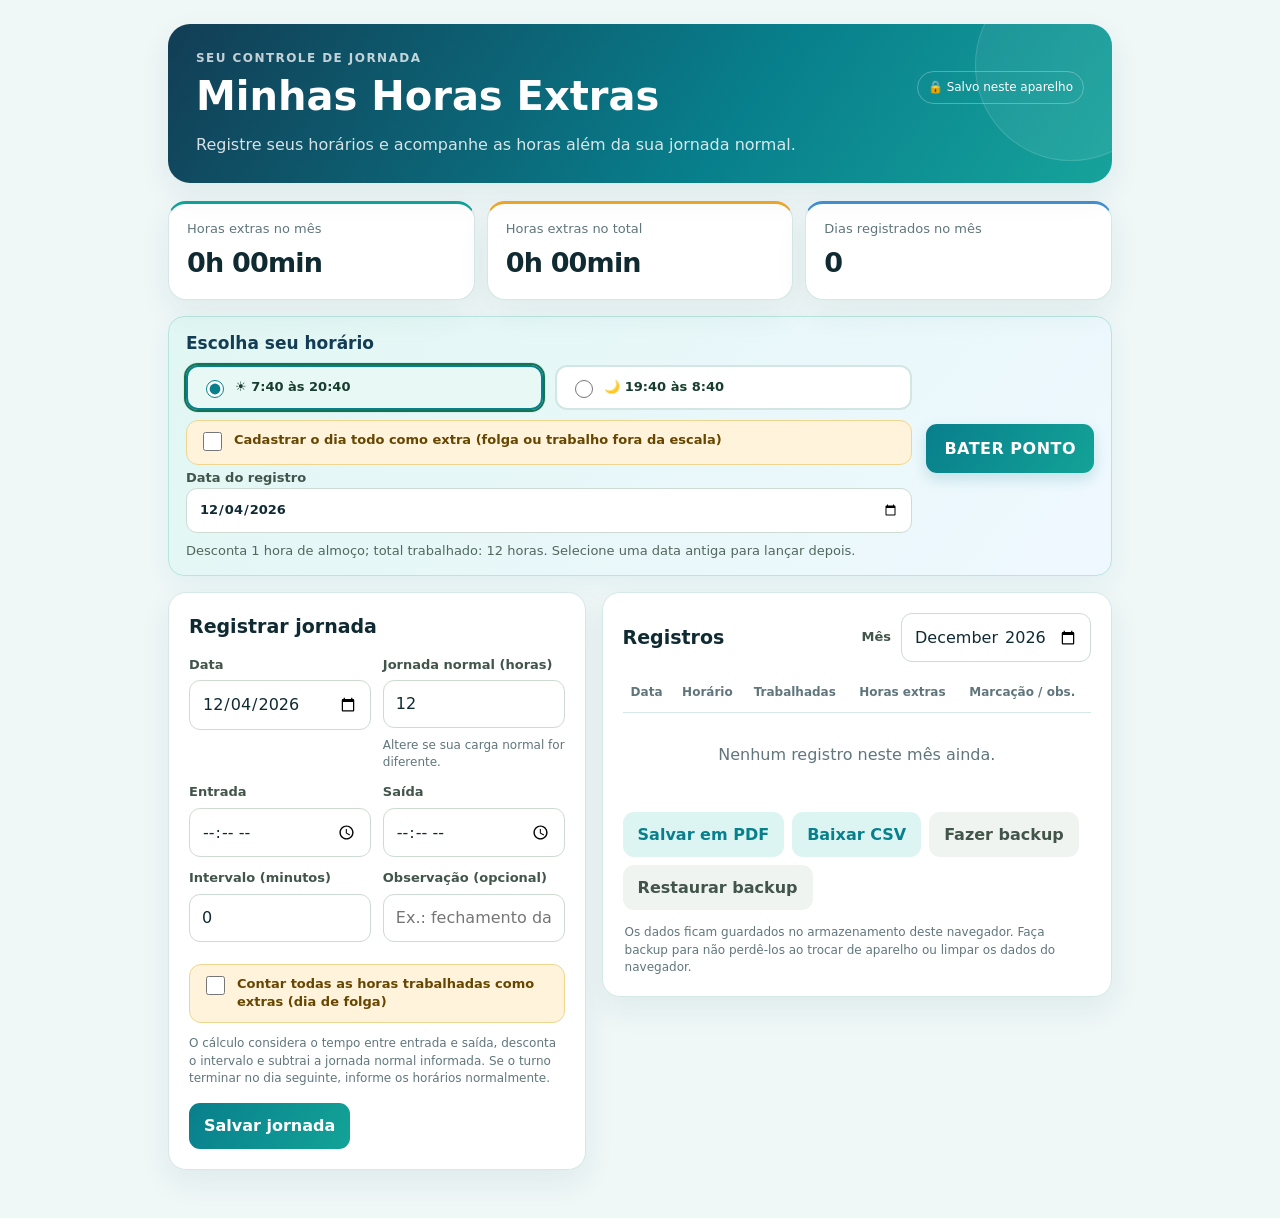
<file: index 29.html>
<!doctype html>
<html lang="pt-BR">
<head>
<meta charset="utf-8">
<meta name="viewport" content="width=device-width, initial-scale=1">
<meta name="theme-color" content="#123b32">
<title>Minhas Horas Extras</title>
<style>
:root{--ink:#142820;--muted:#6c7b75;--bg:#f3f7f4;--card:#fff;--green:#16734e;--green2:#e2f3e9;--line:#e1e9e4;--red:#b63838;--shadow:0 10px 30px #123b3210}*{box-sizing:border-box}body{margin:0;background:var(--bg);color:var(--ink);font:16px/1.45 system-ui,-apple-system,Segoe UI,Roboto,sans-serif}.wrap{max-width:980px;margin:auto;padding:24px 18px 48px}.hero{background:linear-gradient(125deg,#123b32,#1b7651);color:#fff;border-radius:22px;padding:26px 28px;margin-bottom:18px;box-shadow:var(--shadow)}.topline{display:flex;justify-content:space-between;align-items:center;gap:12px}.eyebrow{font-size:12px;text-transform:uppercase;letter-spacing:.12em;opacity:.75;font-weight:750}.hero h1{font-size:clamp(27px,5vw,40px);line-height:1.05;margin:8px 0}.hero p{margin:8px 0 0;opacity:.83}.local{font-size:12px;border:1px solid #ffffff48;padding:7px 10px;border-radius:999px;white-space:nowrap}.quick-banner{display:flex;align-items:center;justify-content:space-between;gap:14px;background:#e2f3e9;border:1px solid #b7dfc5;border-radius:16px;padding:14px 17px;margin:0 0 16px}.quick-banner p{margin:3px 0 0;color:#52685c;font-size:13px}.quick-banner strong{color:#123b32}.quick-banner button{font-size:16px;padding:13px 18px;white-space:nowrap}.shift-choices{display:flex;gap:10px;flex-wrap:wrap;margin-top:10px}.shift-choice{display:flex;align-items:center;gap:8px;background:#fff;border:1px solid #bed7c6;border-radius:12px;padding:10px 13px;cursor:pointer;color:#183d2e;font-weight:700}.shift-choice:has(input:checked){outline:2px solid #16734e;border-color:#16734e;background:#f4fbf6}.shift-choice input{width:18px;height:18px;min-height:18px;accent-color:#16734e}.quick-actions{display:flex;flex-direction:column;align-items:flex-start;gap:5px}.quick-banner button{margin-top:5px}.stats{display:grid;grid-template-columns:repeat(3,1fr);gap:12px;margin:16px 0}.stat,.panel{background:var(--card);border:1px solid var(--line);border-radius:18px;box-shadow:var(--shadow)}.stat{padding:16px 18px}.stat small{color:var(--muted);display:block;font-size:13px}.stat strong{display:block;font-size:27px;margin-top:5px;letter-spacing:-.03em}.grid{display:grid;grid-template-columns:minmax(340px,.9fr) minmax(500px,1.1fr);gap:16px;align-items:start}.grid>.panel:first-child{grid-column:1}.grid>.panel:nth-child(2){grid-column:2;grid-row:1}.panel{padding:20px}.panel h2{font-size:19px;margin:0 0 15px}.fields{display:grid;grid-template-columns:1fr 1fr;gap:12px}.field{display:flex;flex-direction:column;gap:6px}.field.full{grid-column:1/-1}label{font-size:13px;font-weight:700;color:#42554b}input,select{font:inherit;color:var(--ink);border:1px solid #cddbd2;border-radius:11px;padding:11px 12px;background:#fff;width:100%;min-height:44px}input:focus,select:focus{outline:3px solid #16734e22;border-color:var(--green)}.hint{font-size:12px;color:var(--muted);margin-top:3px}.actions{display:flex;gap:8px;flex-wrap:wrap;margin-top:16px}button,.btn{font:inherit;font-weight:700;border:0;border-radius:11px;padding:11px 15px;cursor:pointer;min-height:42px}.primary{background:var(--green);color:#fff}.secondary{background:var(--green2);color:var(--green)}.plain{background:#f0f4f1;color:#42554b}.danger{background:#fff0f0;color:var(--red)}button:hover{filter:brightness(.97)}.toolbar{display:flex;justify-content:space-between;align-items:center;gap:10px;margin:0 0 12px}.toolbar h2{margin:0}.month{max-width:190px}.table-wrap{overflow:auto}table{width:100%;border-collapse:collapse;min-width:530px}th{text-align:left;font-size:12px;color:var(--muted);font-weight:750;padding:10px 8px;border-bottom:1px solid var(--line)}td{padding:12px 8px;border-bottom:1px solid var(--line);font-size:14px;vertical-align:middle}.tag{display:inline-block;background:var(--green2);color:var(--green);font-weight:750;padding:4px 8px;border-radius:999px;white-space:nowrap}.zero{background:#f0f3f1;color:#607168}.row-actions{display:flex;gap:6px}.row-actions button{padding:6px 9px;min-height:32px;font-size:12px}.empty{text-align:center;padding:30px 10px;color:var(--muted)}.footnote{color:var(--muted);font-size:12px;margin:14px 2px 0}.notice{display:none;background:#fff5df;border:1px solid #f1d99e;color:#704d0d;padding:10px 12px;border-radius:11px;margin:0 0 12px;font-size:13px}.filterrow{display:flex;align-items:center;gap:10px}.filterrow label{white-space:nowrap}.print-only{display:none}@media print{body{background:#fff;color:#111;font-size:12px}.wrap{max-width:none;padding:0}.hero{background:#fff!important;color:#111;border:1px solid #bbb;box-shadow:none;padding:14px 16px;margin-bottom:10px}.hero p,.local,.eyebrow{color:#444;opacity:1}.stats{gap:8px;margin:8px 0}.stat,.panel{box-shadow:none;border:1px solid #bbb;border-radius:8px}.stat{padding:9px 12px}.stat strong{font-size:20px}.grid{display:block}.grid>.panel:first-child,.toolbar .filterrow,.actions,.footnote,.row-actions,.notice{display:none!important}.panel{padding:12px;margin-top:8px}.toolbar{display:block}table{min-width:0}th,td{padding:6px 5px;font-size:11px}.print-only{display:block!important}.tag{background:#eee!important;color:#111!important;border:1px solid #bbb}.empty{padding:16px}}@media(max-width:900px){.grid{grid-template-columns:1fr}.grid>.panel:first-child,.grid>.panel:nth-child(2){grid-column:1;grid-row:auto}}@media(max-width:760px){.wrap{padding:14px 12px 34px}.hero{padding:22px 20px;border-radius:18px}.stats{gap:8px}.stat{padding:13px 11px}.stat strong{font-size:22px}.stat small{font-size:11px}.grid{grid-template-columns:1fr}.panel{padding:17px}.toolbar{align-items:flex-start;flex-direction:column}.month{max-width:100%;width:100%}}@media(max-width:390px){.fields{grid-template-columns:1fr}.field.full{grid-column:auto}.local{font-size:10px}}

/* Tema Bater Ponto: verde, turquesa e âmbar */
:root{--ink:#102a32;--muted:#60767c;--bg:#eff7f7;--card:#fff;--green:#087f8c;--green2:#ddf5f2;--line:#d5e8e7;--shadow:0 12px 32px #12495012}
.hero{background:linear-gradient(125deg,#123d55 0%,#087f8c 60%,#16a39b 100%);position:relative;overflow:hidden}
.hero:after{content:"";position:absolute;width:190px;height:190px;border-radius:50%;right:-55px;top:-55px;background:#ffffff12;border:1px solid #ffffff22}
.quick-banner{background:linear-gradient(130deg,#e1f7f3,#eff8ff);border:1px solid #b9e4df;box-shadow:0 8px 25px #087f8c10}
.quick-banner>div:first-child{flex:1}
.shift-choices{gap:12px}
.shift-choice{flex:1;min-width:200px;border:2px solid #d2e7e4;background:#fff;transition:.15s}
.shift-choice:has(input:checked){border-color:#087f8c;background:#e8f8f5;box-shadow:0 0 0 3px #087f8c15}
.shift-choice input{accent-color:#087f8c}
.quick-banner>div:first-child>strong{font-size:17px;color:#123d55}
.quick-banner>div:first-child>p{margin-top:9px}
.quick-actions button{background:linear-gradient(120deg,#087f8c,#13a397);box-shadow:0 6px 14px #087f8c30;letter-spacing:.03em}
.tag{background:#fff1d6;color:#8a5600}
.quick-extra{display:flex;align-items:center;gap:9px;margin-top:12px;color:#314e52;font-size:14px;font-weight:700;cursor:pointer}.quick-offday{display:flex;align-items:flex-start;gap:9px;margin-top:10px;padding:10px 12px;background:#fff4db;border:1px solid #f0d58f;border-radius:12px;color:#664600;font-size:13px;font-weight:700;cursor:pointer}.quick-offday input{width:19px;height:19px;min-height:19px;accent-color:#e29a18;flex:0 0 auto;margin-top:1px}
.quick-extra input{width:19px;height:19px;min-height:19px;accent-color:#f0a629}
.extra-note{display:inline-flex;padding:3px 8px;border-radius:99px;background:#fff1d6;color:#885600;font-size:12px;font-weight:800;white-space:nowrap}
.stat:first-child{border-top:3px solid #10a399}.stat:nth-child(2){border-top:3px solid #f0a629}.stat:nth-child(3){border-top:3px solid #438fd3}
.primary{background:linear-gradient(120deg,#087f8c,#13a397)}
.mobile-nav{display:none}
@media(max-width:760px){body{padding-bottom:88px}.mobile-nav{position:fixed;z-index:30;left:0;right:0;bottom:0;display:grid;grid-template-columns:1fr 1fr;gap:8px;padding:9px 14px calc(9px + env(safe-area-inset-bottom));background:#fff;border-top:1px solid #d5e8e7;box-shadow:0 -8px 24px #123d5514}.mobile-nav button{display:flex;flex-direction:column;align-items:center;justify-content:center;gap:3px;border:0;border-radius:13px;background:transparent;color:#60767c;font-size:11px;font-weight:750;min-height:56px;padding:5px}.mobile-nav button svg{width:23px;height:23px;stroke:currentColor;fill:none;stroke-width:2;stroke-linecap:round;stroke-linejoin:round}.mobile-nav button.active{color:#087f8c;background:#e2f5f2}.mobile-tab-records .quick-banner,.mobile-tab-records .grid>.panel:first-child{display:none!important}.mobile-tab-punch .grid>.panel:nth-child(2){display:none!important}.mobile-tab-records .grid>.panel:nth-child(2){display:block!important}
.quick-banner{align-items:stretch;flex-direction:column}.quick-actions{width:100%}.quick-actions button{width:100%;min-height:54px}.shift-choice{min-width:100%}}
@media(max-width:760px){.table-wrap{width:100%;overflow:visible}table{display:block!important;table-layout:fixed;min-width:0!important;width:100%!important;border-collapse:separate;border-spacing:0}table thead{display:none!important}table tbody{display:block!important;width:100%!important}table tbody tr{display:block!important;width:100%!important;margin:0 0 10px;background:#fff;border:1px solid #d5e8e7;border-radius:14px;overflow:hidden;box-shadow:0 4px 14px #123d5508}table tbody td{display:flex!important;box-sizing:border-box;width:100%!important;min-width:0!important;align-items:center;justify-content:space-between;gap:10px;padding:8px 12px;border-bottom:1px solid #edf2ef;font-size:13px;text-align:right;overflow-wrap:anywhere}table tbody td::before{content:attr(data-label);display:block;flex:0 0 102px;width:102px;font-size:11px;line-height:1.2;font-weight:750;color:#60767c;text-align:left;white-space:normal;overflow-wrap:normal;word-break:normal}table tbody td>*{min-width:0}table tbody td:last-child{justify-content:flex-end;border-bottom:0;padding-top:8px;padding-bottom:8px}.row-actions{gap:8px}.row-actions button{min-height:36px;padding:7px 12px}.empty{padding:22px 8px}}@media print{.quick-banner{display:none!important}}
</style>
</head>
<body>
<div class="wrap">
<header class="hero"><div class="topline"><div><div class="eyebrow">Seu controle de jornada</div><h1>Minhas Horas Extras</h1></div><span class="local">🔒 Salvo neste aparelho</span></div><p>Registre seus horários e acompanhe as horas além da sua jornada normal.</p></header>
<section class="stats" aria-label="Resumo"><div class="stat"><small>Horas extras no mês</small><strong id="monthTotal">0h 00min</strong></div><div class="stat"><small>Horas extras no total</small><strong id="allTotal">0h 00min</strong></div><div class="stat"><small>Dias registrados no mês</small><strong id="dayCount">0</strong></div></section>
<div class="quick-banner"><div><strong>Escolha seu horário</strong><div class="shift-choices"><label class="shift-choice"><input type="radio" name="shiftChoice" value="day" checked><span>☀️ 7:40 às 20:40</span></label><label class="shift-choice"><input type="radio" name="shiftChoice" value="night"><span>🌙 19:40 às 8:40</span></label></div><label class="quick-offday"><input id="quickOffDay" type="checkbox"><span>Cadastrar o dia todo como extra (folga ou trabalho fora da escala)</span></label><label class="quick-date" for="quickDate">Data do registro<input id="quickDate" type="date"></label><p>Desconta 1 hora de almoço; total trabalhado: 12 horas. Selecione uma data antiga para lançar depois.</p></div><div class="quick-actions"><button class="primary" type="button" id="quickBtnTop">BATER PONTO</button></div></div>
<div id="notice" class="notice"></div>
<main class="grid">
<section class="panel"><h2 id="formTitle">Registrar jornada</h2><form id="entryForm"><input type="hidden" id="editId"><div class="fields">
<div class="field"><label for="date">Data</label><input id="date" type="date" required></div>
<div class="field"><label for="normal">Jornada normal (horas)</label><input id="normal" type="number" min="0" max="24" step="0.25" value="8" required><span class="hint">Altere se sua carga normal for diferente.</span></div>
<div class="field"><label for="start">Entrada</label><input id="start" type="time" required></div>
<div class="field"><label for="end">Saída</label><input id="end" type="time" required></div>
<div class="field"><label for="break">Intervalo (minutos)</label><input id="break" type="number" min="0" max="1440" step="1" value="0" required></div>
<div class="field"><label for="note">Observação (opcional)</label><input id="note" type="text" maxlength="100" placeholder="Ex.: fechamento da loja"></div><div class="field full"><label class="quick-offday"><input id="offDayFlag" type="checkbox"><span>Contar todas as horas trabalhadas como extras (dia de folga)</span></label></div>
</div><div class="hint" style="margin-top:12px">O cálculo considera o tempo entre entrada e saída, desconta o intervalo e subtrai a jornada normal informada. Se o turno terminar no dia seguinte, informe os horários normalmente.</div><div class="actions"><button class="primary" type="submit" id="saveBtn">Salvar jornada</button><button class="plain" type="button" id="cancelEdit" style="display:none">Cancelar edição</button></div></form></section>
<section class="panel"><div class="toolbar"><h2>Registros</h2><div class="filterrow"><label for="monthFilter">Mês</label><input class="month" id="monthFilter" type="month"></div></div><div class="table-wrap"><table><thead><tr><th>Data</th><th>Horário</th><th>Trabalhadas</th><th>Horas extras</th><th>Marcação / obs.</th><th>Ações</th></tr></thead><tbody id="rows"></tbody></table><div class="empty" id="empty">Nenhum registro neste mês ainda.</div></div><div class="actions"><button class="secondary" type="button" id="pdfBtn">Salvar em PDF</button><button class="secondary" type="button" id="exportBtn">Baixar CSV</button><button class="plain" type="button" id="backupBtn">Fazer backup</button><label for="restoreFile" class="btn plain" style="display:inline-flex;align-items:center">Restaurar backup</label><input id="restoreFile" type="file" accept="application/json,.json" hidden></div><p class="footnote">Os dados ficam guardados no armazenamento deste navegador. Faça backup para não perdê-los ao trocar de aparelho ou limpar os dados do navegador.</p></section>
</main>
</div>
<nav class="mobile-nav" aria-label="Navegação do app"><button id="navPunch" class="active" type="button" aria-label="Bater ponto"><svg viewBox="0 0 24 24" aria-hidden="true"><circle cx="12" cy="12" r="9"></circle><path d="M12 7v5l3 2"></path></svg><span>Bater ponto</span></button><button id="navRecords" type="button" aria-label="Registros"><svg viewBox="0 0 24 24" aria-hidden="true"><path d="M8 4h11a1 1 0 0 1 1 1v15H7V5a1 1 0 0 1 1-1Z"></path><path d="M4 7v14h15M10 9h6M10 13h6M10 17h4"></path></svg><span>Registros</span></button></nav>
<script>
(()=>{
'use strict';
const KEY='minhasHorasExtras_v1';
const mobileQuery=window.matchMedia('(max-width: 760px)');
function setMobileTab(tab){document.body.classList.toggle('mobile-tab-records',tab==='records');document.body.classList.toggle('mobile-tab-punch',tab!=='records');$('navPunch').classList.toggle('active',tab!=='records');$('navRecords').classList.toggle('active',tab==='records');window.scrollTo({top:0,behavior:'smooth'});}

const TEMPLATE_KEY='minhasHorasExtras_template_v1';
const $=id=>document.getElementById(id);
let entries=[];
try{entries=JSON.parse(localStorage.getItem(KEY)||'[]');if(!Array.isArray(entries))entries=[];}catch(e){entries=[];}
let template=null;
try{template=JSON.parse(localStorage.getItem(TEMPLATE_KEY)||'null');}catch(e){template=null;}
if(!template&&entries.length){const latest=entries.slice().sort((a,b)=>b.date.localeCompare(a.date))[0];template={start:latest.start,end:latest.end,breakMin:latest.breakMin||0,normal:latest.normal||8};}
const pad=n=>String(n).padStart(2,'0');
function localDate(d=new Date()){return `${d.getFullYear()}-${pad(d.getMonth()+1)}-${pad(d.getDate())}`;}
function minsToText(n){n=Math.max(0,Math.round(n));return `${Math.floor(n/60)}h ${pad(n%60)}min`;}
function save(){localStorage.setItem(KEY,JSON.stringify(entries));render();}
function esc(s){return String(s||'').replace(/[&<>"']/g,c=>({'&':'&amp;','<':'&lt;','>':'&gt;','"':'&quot;',"'":'&#39;'}[c]));}
function worked(e){let [sh,sm]=e.start.split(':').map(Number),[eh,em]=e.end.split(':').map(Number);let duration=eh*60+em-(sh*60+sm);if(duration<=0)duration+=1440;return Math.max(0,duration-Number(e.breakMin||0));}
function calc(e){return e.offDay?worked(e):Math.max(0,worked(e)-Number(e.normal||0)*60);}
function render(){const month=$('monthFilter').value;const filtered=entries.filter(e=>!month||e.date.startsWith(month)).sort((a,b)=>b.date.localeCompare(a.date)||b.start.localeCompare(a.start));$('rows').innerHTML=filtered.map(e=>{const x=calc(e);return `<tr><td data-label="Data">${e.date.split('-').reverse().join('/')}</td><td data-label="Horário">${esc(e.start)}–${esc(e.end)}</td><td data-label="Trabalhadas">${minsToText(worked(e))}</td><td data-label="Horas extras"><span class="tag ${x===0?'zero':''}">${minsToText(x)}</span></td><td data-label="Observação">${e.offDay?'<span class="extra-note">Dia todo extra</span> ':e.extraMarked?'<span class="extra-note">Hora extra</span> ':''}${esc(e.note)||'—'}</td><td data-label="Ações"><div class="row-actions"><button class="plain" data-edit="${esc(e.id)}" type="button">Editar</button><button class="danger" data-del="${esc(e.id)}" type="button" aria-label="Excluir registro">Excluir</button></div></td></tr>`}).join('');$('empty').style.display=filtered.length?'none':'block';const totalMonth=entries.filter(e=>e.date.startsWith(month||localDate().slice(0,7))).reduce((a,e)=>a+calc(e),0);const all=entries.reduce((a,e)=>a+calc(e),0);$('monthTotal').textContent=minsToText(totalMonth);$('allTotal').textContent=minsToText(all);$('dayCount').textContent=entries.filter(e=>e.date.startsWith(month||localDate().slice(0,7))).length;}
function applyTemplate(){if(!template)return;$('start').value=template.start||'';$('end').value=template.end||'';$('break').value=template.breakMin??0;$('normal').value=template.normal||localStorage.getItem('normalHours')||'8';}
function resetForm(){ $('entryForm').reset();$('date').value=localDate();$('normal').value=localStorage.getItem('normalHours')||'8';$('break').value='0';$('offDayFlag').checked=false;applyTemplate();$('editId').value='';$('formTitle').textContent='Registrar jornada';$('saveBtn').textContent='Salvar jornada';$('cancelEdit').style.display='none';}
$('date').value=localDate();$('quickDate').value=localDate();$('monthFilter').value=localDate().slice(0,7);$('normal').value=localStorage.getItem('normalHours')||'8';applyTemplate();const savedShift=localStorage.getItem('minhasHorasExtras_shift');if(savedShift&&document.querySelector(`input[name="shiftChoice"][value="${savedShift}"]`))document.querySelector(`input[name="shiftChoice"][value="${savedShift}"]`).checked=true;render();
$('entryForm').addEventListener('submit',ev=>{ev.preventDefault();const rec={id:$('editId').value||((Date.now().toString(36))+Math.random().toString(36).slice(2,7)),date:$('date').value,start:$('start').value,end:$('end').value,breakMin:Number($('break').value),normal:Number($('normal').value),note:$('note').value.trim(),extraMarked:calc({start:$('start').value,end:$('end').value,breakMin:Number($('break').value),normal:Number($('normal').value)})>0,offDay:$('offDayFlag').checked};if(!rec.date||!rec.start||!rec.end||rec.normal<0||rec.breakMin<0){return;}localStorage.setItem('normalHours',String(rec.normal));template={start:rec.start,end:rec.end,breakMin:rec.breakMin,normal:rec.normal};localStorage.setItem(TEMPLATE_KEY,JSON.stringify(template));const i=entries.findIndex(e=>e.id===rec.id);if(i>=0)entries[i]=rec;else entries.push(rec);$('monthFilter').value=rec.date.slice(0,7);save();resetForm();});
$('cancelEdit').addEventListener('click',resetForm);$('monthFilter').addEventListener('change',render);
$('navPunch').addEventListener('click',()=>setMobileTab('punch'));$('navRecords').addEventListener('click',()=>setMobileTab('records'));if(mobileQuery.matches)setMobileTab('punch');
function quickRegister(){const chosen=document.querySelector('input[name="shiftChoice"]:checked');const shifts={day:{start:'07:40',end:'20:40'},night:{start:'19:40',end:'08:40'}};const shift=shifts[chosen?.value||'day'];localStorage.setItem('minhasHorasExtras_shift',chosen?.value||'day');const today=$('quickDate').value||localDate();const duplicate=entries.some(e=>e.date===today&&e.start===shift.start&&e.end===shift.end);if(duplicate){alert('Esse horário já está registrado nessa data.');return;}const rec={id:Date.now().toString(36)+Math.random().toString(36).slice(2,7),date:today,start:shift.start,end:shift.end,breakMin:60,normal:Number(localStorage.getItem('normalHours')||8),note:'',extraMarked:true,offDay:$('quickOffDay').checked};entries.push(rec);$('monthFilter').value=today.slice(0,7);save();resetForm();$('quickDate').value=localDate();}
$('quickBtnTop').addEventListener('click',quickRegister);
$('rows').addEventListener('click',ev=>{const edit=ev.target.closest('[data-edit]'),del=ev.target.closest('[data-del]');if(edit){const e=entries.find(x=>x.id===edit.dataset.edit);if(!e)return;$('editId').value=e.id;$('date').value=e.date;$('start').value=e.start;$('end').value=e.end;$('break').value=e.breakMin;$('normal').value=e.normal;$('note').value=e.note||'';$('offDayFlag').checked=!!e.offDay;$('formTitle').textContent='Editar jornada';$('saveBtn').textContent='Salvar alterações';$('cancelEdit').style.display='inline-block';window.scrollTo({top:0,behavior:'smooth'});}if(del){const e=entries.find(x=>x.id===del.dataset.del);if(e&&confirm(`Excluir o registro de ${e.date.split('-').reverse().join('/')}?`)){entries=entries.filter(x=>x.id!==e.id);save();}}});
function download(name,text,type){const a=document.createElement('a');a.href=URL.createObjectURL(new Blob([text],{type}));a.download=name;document.body.appendChild(a);a.click();a.remove();setTimeout(()=>URL.revokeObjectURL(a.href),1000);}
$('pdfBtn').addEventListener('click',()=>{window.print();});
$('exportBtn').addEventListener('click',()=>{if(!entries.length){alert('Ainda não há registros para exportar.');return;}const data=[['Data','Entrada','Saída','Intervalo (min)','Jornada normal (h)','Horas trabalhadas','Horas extras','Dia de folga','Marcado como extra','Observação'],...entries.slice().sort((a,b)=>a.date.localeCompare(b.date)).map(e=>[e.date,e.start,e.end,e.breakMin,e.normal,minsToText(worked(e)),minsToText(calc(e)),e.offDay?'Sim':'Não',e.extraMarked?'Sim':'Não',e.note||''])];const csv='\uFEFF'+data.map(r=>r.map(v=>'"'+String(v).replace(/"/g,'""')+'"').join(';')).join('\r\n');download('horas-extras.csv',csv,'text/csv;charset=utf-8');});
$('backupBtn').addEventListener('click',()=>download('backup-horas-extras.json',JSON.stringify({version:1,entries},null,2),'application/json'));
$('restoreFile').addEventListener('change',async ev=>{const file=ev.target.files[0];if(!file)return;try{const data=JSON.parse(await file.text());const list=Array.isArray(data)?data:data.entries;if(!Array.isArray(list)||!list.every(e=>e.date&&e.start&&e.end)){throw new Error('formato');}if(confirm(`Importar ${list.length} registro(s)? Os registros existentes serão mantidos e possíveis duplicados serão substituídos.`)){const map=new Map(entries.map(e=>[e.id,e]));list.forEach((e,i)=>{const item={...e,id:e.id||`restored-${i}-${Date.now()}`};map.set(item.id,item);});entries=[...map.values()];save();} }catch(e){alert('Não consegui ler esse backup. Escolha um arquivo JSON exportado por este app.');}ev.target.value='';});
})();
</script>
</body></html>
</file>
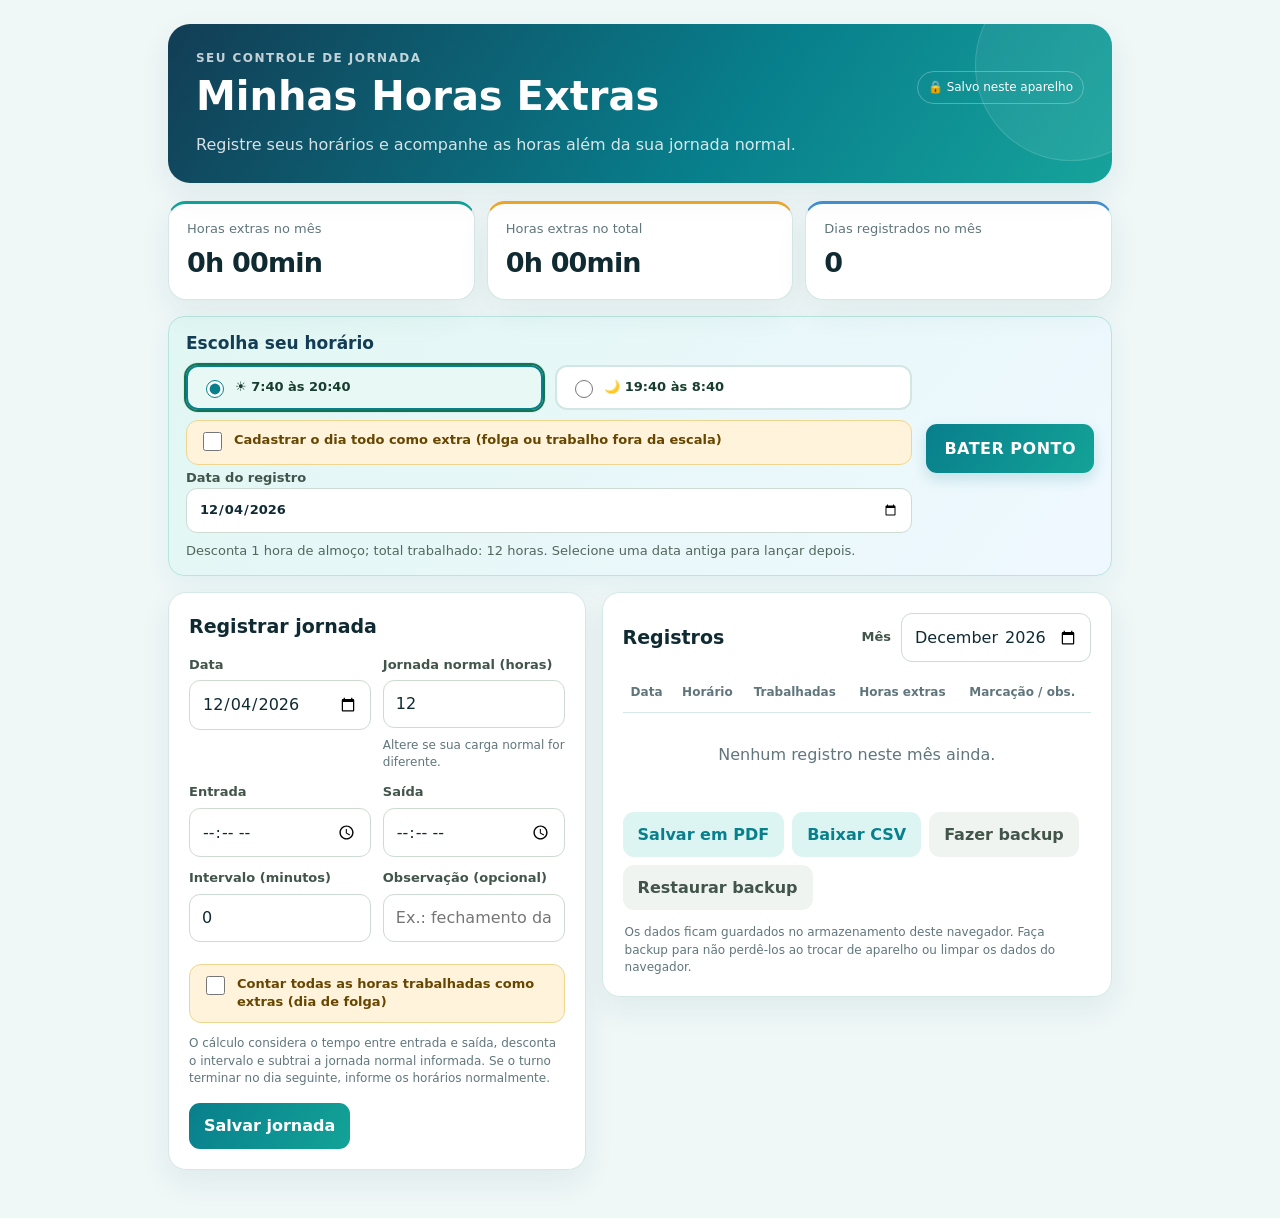
<file: index 30.html>
<!doctype html>
<html lang="pt-BR">
<head>
<meta charset="utf-8">
<meta name="viewport" content="width=device-width, initial-scale=1">
<meta name="theme-color" content="#123b32">
<title>Minhas Horas Extras</title>
<style>
:root{--ink:#142820;--muted:#6c7b75;--bg:#f3f7f4;--card:#fff;--green:#16734e;--green2:#e2f3e9;--line:#e1e9e4;--red:#b63838;--shadow:0 10px 30px #123b3210}*{box-sizing:border-box}body{margin:0;background:var(--bg);color:var(--ink);font:16px/1.45 system-ui,-apple-system,Segoe UI,Roboto,sans-serif}.wrap{max-width:980px;margin:auto;padding:24px 18px 48px}.hero{background:linear-gradient(125deg,#123b32,#1b7651);color:#fff;border-radius:22px;padding:26px 28px;margin-bottom:18px;box-shadow:var(--shadow)}.topline{display:flex;justify-content:space-between;align-items:center;gap:12px}.eyebrow{font-size:12px;text-transform:uppercase;letter-spacing:.12em;opacity:.75;font-weight:750}.hero h1{font-size:clamp(27px,5vw,40px);line-height:1.05;margin:8px 0}.hero p{margin:8px 0 0;opacity:.83}.local{font-size:12px;border:1px solid #ffffff48;padding:7px 10px;border-radius:999px;white-space:nowrap}.quick-banner{display:flex;align-items:center;justify-content:space-between;gap:14px;background:#e2f3e9;border:1px solid #b7dfc5;border-radius:16px;padding:14px 17px;margin:0 0 16px}.quick-banner p{margin:3px 0 0;color:#52685c;font-size:13px}.quick-banner strong{color:#123b32}.quick-banner button{font-size:16px;padding:13px 18px;white-space:nowrap}.shift-choices{display:flex;gap:10px;flex-wrap:wrap;margin-top:10px}.shift-choice{display:flex;align-items:center;gap:8px;background:#fff;border:1px solid #bed7c6;border-radius:12px;padding:10px 13px;cursor:pointer;color:#183d2e;font-weight:700}.shift-choice:has(input:checked){outline:2px solid #16734e;border-color:#16734e;background:#f4fbf6}.shift-choice input{width:18px;height:18px;min-height:18px;accent-color:#16734e}.quick-actions{display:flex;flex-direction:column;align-items:flex-start;gap:5px}.quick-banner button{margin-top:5px}.stats{display:grid;grid-template-columns:repeat(3,1fr);gap:12px;margin:16px 0}.stat,.panel{background:var(--card);border:1px solid var(--line);border-radius:18px;box-shadow:var(--shadow)}.stat{padding:16px 18px}.stat small{color:var(--muted);display:block;font-size:13px}.stat strong{display:block;font-size:27px;margin-top:5px;letter-spacing:-.03em}.grid{display:grid;grid-template-columns:minmax(340px,.9fr) minmax(500px,1.1fr);gap:16px;align-items:start}.grid>.panel:first-child{grid-column:1}.grid>.panel:nth-child(2){grid-column:2;grid-row:1}.panel{padding:20px}.panel h2{font-size:19px;margin:0 0 15px}.fields{display:grid;grid-template-columns:1fr 1fr;gap:12px}.field{display:flex;flex-direction:column;gap:6px}.field.full{grid-column:1/-1}label{font-size:13px;font-weight:700;color:#42554b}input,select{font:inherit;color:var(--ink);border:1px solid #cddbd2;border-radius:11px;padding:11px 12px;background:#fff;width:100%;min-height:44px}input:focus,select:focus{outline:3px solid #16734e22;border-color:var(--green)}.hint{font-size:12px;color:var(--muted);margin-top:3px}.actions{display:flex;gap:8px;flex-wrap:wrap;margin-top:16px}button,.btn{font:inherit;font-weight:700;border:0;border-radius:11px;padding:11px 15px;cursor:pointer;min-height:42px}.primary{background:var(--green);color:#fff}.secondary{background:var(--green2);color:var(--green)}.plain{background:#f0f4f1;color:#42554b}.danger{background:#fff0f0;color:var(--red)}button:hover{filter:brightness(.97)}.toolbar{display:flex;justify-content:space-between;align-items:center;gap:10px;margin:0 0 12px}.toolbar h2{margin:0}.month{max-width:190px}.table-wrap{overflow:auto}table{width:100%;border-collapse:collapse;min-width:530px}th{text-align:left;font-size:12px;color:var(--muted);font-weight:750;padding:10px 8px;border-bottom:1px solid var(--line)}td{padding:12px 8px;border-bottom:1px solid var(--line);font-size:14px;vertical-align:middle}.tag{display:inline-block;background:var(--green2);color:var(--green);font-weight:750;padding:4px 8px;border-radius:999px;white-space:nowrap}.zero{background:#f0f3f1;color:#607168}.row-actions{display:flex;gap:6px}.row-actions button{padding:6px 9px;min-height:32px;font-size:12px}.empty{text-align:center;padding:30px 10px;color:var(--muted)}.footnote{color:var(--muted);font-size:12px;margin:14px 2px 0}.notice{display:none;background:#fff5df;border:1px solid #f1d99e;color:#704d0d;padding:10px 12px;border-radius:11px;margin:0 0 12px;font-size:13px}.filterrow{display:flex;align-items:center;gap:10px}.filterrow label{white-space:nowrap}.print-only{display:none}@media print{body{background:#fff;color:#111;font-size:12px}.wrap{max-width:none;padding:0}.hero{background:#fff!important;color:#111;border:1px solid #bbb;box-shadow:none;padding:14px 16px;margin-bottom:10px}.hero p,.local,.eyebrow{color:#444;opacity:1}.stats{gap:8px;margin:8px 0}.stat,.panel{box-shadow:none;border:1px solid #bbb;border-radius:8px}.stat{padding:9px 12px}.stat strong{font-size:20px}.grid{display:block}.grid>.panel:first-child,.toolbar .filterrow,.actions,.footnote,.row-actions,.notice{display:none!important}.panel{padding:12px;margin-top:8px}.toolbar{display:block}table{min-width:0}th,td{padding:6px 5px;font-size:11px}.print-only{display:block!important}.tag{background:#eee!important;color:#111!important;border:1px solid #bbb}.empty{padding:16px}}@media(max-width:900px){.grid{grid-template-columns:1fr}.grid>.panel:first-child,.grid>.panel:nth-child(2){grid-column:1;grid-row:auto}}@media(max-width:760px){.wrap{padding:14px 12px 34px}.hero{padding:22px 20px;border-radius:18px}.stats{gap:8px}.stat{padding:13px 11px}.stat strong{font-size:22px}.stat small{font-size:11px}.grid{grid-template-columns:1fr}.panel{padding:17px}.toolbar{align-items:flex-start;flex-direction:column}.month{max-width:100%;width:100%}}@media(max-width:390px){.fields{grid-template-columns:1fr}.field.full{grid-column:auto}.local{font-size:10px}}

/* Tema Bater Ponto: verde, turquesa e âmbar */
:root{--ink:#102a32;--muted:#60767c;--bg:#eff7f7;--card:#fff;--green:#087f8c;--green2:#ddf5f2;--line:#d5e8e7;--shadow:0 12px 32px #12495012}
.hero{background:linear-gradient(125deg,#123d55 0%,#087f8c 60%,#16a39b 100%);position:relative;overflow:hidden}
.hero:after{content:"";position:absolute;width:190px;height:190px;border-radius:50%;right:-55px;top:-55px;background:#ffffff12;border:1px solid #ffffff22}
.quick-banner{background:linear-gradient(130deg,#e1f7f3,#eff8ff);border:1px solid #b9e4df;box-shadow:0 8px 25px #087f8c10}
.quick-banner>div:first-child{flex:1}
.shift-choices{gap:12px}
.shift-choice{flex:1;min-width:200px;border:2px solid #d2e7e4;background:#fff;transition:.15s}
.shift-choice:has(input:checked){border-color:#087f8c;background:#e8f8f5;box-shadow:0 0 0 3px #087f8c15}
.shift-choice input{accent-color:#087f8c}
.quick-banner>div:first-child>strong{font-size:17px;color:#123d55}
.quick-banner>div:first-child>p{margin-top:9px}
.quick-actions button{background:linear-gradient(120deg,#087f8c,#13a397);box-shadow:0 6px 14px #087f8c30;letter-spacing:.03em}
.tag{background:#fff1d6;color:#8a5600}
.quick-extra{display:flex;align-items:center;gap:9px;margin-top:12px;color:#314e52;font-size:14px;font-weight:700;cursor:pointer}.quick-offday{display:flex;align-items:flex-start;gap:9px;margin-top:10px;padding:10px 12px;background:#fff4db;border:1px solid #f0d58f;border-radius:12px;color:#664600;font-size:13px;font-weight:700;cursor:pointer}.quick-offday input{width:19px;height:19px;min-height:19px;accent-color:#e29a18;flex:0 0 auto;margin-top:1px}
.quick-extra input{width:19px;height:19px;min-height:19px;accent-color:#f0a629}
.extra-note{display:inline-flex;padding:3px 8px;border-radius:99px;background:#fff1d6;color:#885600;font-size:12px;font-weight:800;white-space:nowrap}
.stat:first-child{border-top:3px solid #10a399}.stat:nth-child(2){border-top:3px solid #f0a629}.stat:nth-child(3){border-top:3px solid #438fd3}
.primary{background:linear-gradient(120deg,#087f8c,#13a397)}
.mobile-nav{display:none}
@media(max-width:760px){body{padding-bottom:88px}.mobile-nav{position:fixed;z-index:30;left:0;right:0;bottom:0;display:grid;grid-template-columns:1fr 1fr;gap:8px;padding:9px 14px calc(9px + env(safe-area-inset-bottom));background:#fff;border-top:1px solid #d5e8e7;box-shadow:0 -8px 24px #123d5514}.mobile-nav button{display:flex;flex-direction:column;align-items:center;justify-content:center;gap:3px;border:0;border-radius:13px;background:transparent;color:#60767c;font-size:11px;font-weight:750;min-height:56px;padding:5px}.mobile-nav button svg{width:23px;height:23px;stroke:currentColor;fill:none;stroke-width:2;stroke-linecap:round;stroke-linejoin:round}.mobile-nav button.active{color:#087f8c;background:#e2f5f2}.mobile-tab-records .quick-banner,.mobile-tab-records .grid>.panel:first-child{display:none!important}.mobile-tab-punch .grid>.panel:nth-child(2){display:none!important}.mobile-tab-records .grid>.panel:nth-child(2){display:block!important}
.quick-banner{align-items:stretch;flex-direction:column}.quick-actions{width:100%}.quick-actions button{width:100%;min-height:54px}.shift-choice{min-width:100%}}
@media(max-width:760px){.table-wrap{width:100%;overflow:visible}table{display:block!important;table-layout:fixed;min-width:0!important;width:100%!important;border-collapse:separate;border-spacing:0}table thead{display:none!important}table tbody{display:block!important;width:100%!important}table tbody tr{display:block!important;width:100%!important;margin:0 0 10px;background:#fff;border:1px solid #d5e8e7;border-radius:14px;overflow:hidden;box-shadow:0 4px 14px #123d5508}table tbody td{display:flex!important;box-sizing:border-box;width:100%!important;min-width:0!important;align-items:center;justify-content:space-between;gap:10px;padding:8px 12px;border-bottom:1px solid #edf2ef;font-size:13px;text-align:right;overflow-wrap:anywhere}table tbody td::before{content:attr(data-label);display:block;flex:0 0 102px;width:102px;font-size:11px;line-height:1.2;font-weight:750;color:#60767c;text-align:left;white-space:normal;overflow-wrap:normal;word-break:normal}table tbody td>*{min-width:0}table tbody td:last-child{justify-content:flex-end;border-bottom:0;padding-top:8px;padding-bottom:8px}.row-actions{gap:8px}.row-actions button{min-height:36px;padding:7px 12px}.empty{padding:22px 8px}}@media print{.quick-banner{display:none!important}}

.mobile-records{display:none}
@media(max-width:760px){.table-wrap{overflow:visible;width:100%}.table-wrap>table{display:none!important}.mobile-records{display:grid!important;grid-template-columns:minmax(0,1fr);gap:10px;width:100%;max-width:100%;box-sizing:border-box}.mobile-record-card{display:block;min-width:0;width:100%;box-sizing:border-box;background:#fff;border:1px solid #d5e8e7;border-radius:14px;padding:10px 13px;box-shadow:0 4px 14px #123d5508;overflow:hidden}.mobile-record-head{display:flex;justify-content:space-between;align-items:center;gap:8px;padding-bottom:8px;border-bottom:1px solid #edf2ef}.mobile-record-head>strong{font-size:14px;color:#102a32}.mobile-extra-tag{display:inline-flex;align-items:center;max-width:62%;padding:4px 8px;border-radius:99px;background:#edf3f2;color:#49615c;font-size:11px;font-weight:800;white-space:normal;line-height:1.2}.mobile-extra-tag.offday{background:#fff1d6;color:#885600}.mobile-record-line{display:grid;grid-template-columns:100px minmax(0,1fr);align-items:start;gap:8px;padding:6px 0;border-bottom:1px solid #f0f3f1;font-size:12px}.mobile-record-line>span{color:#60767c;font-weight:700}.mobile-record-line>strong{text-align:right;color:#263d3d;overflow-wrap:anywhere;font-weight:700}.mobile-record-actions{display:flex;justify-content:flex-end;gap:8px;padding-top:8px}.mobile-record-actions button{min-height:34px;padding:6px 12px}.mobile-records+.empty{padding:20px 8px}}
@media print{.mobile-records{display:none!important}.table-wrap>table{display:table!important}}
</style>
</head>
<body>
<div class="wrap">
<header class="hero"><div class="topline"><div><div class="eyebrow">Seu controle de jornada</div><h1>Minhas Horas Extras</h1></div><span class="local">🔒 Salvo neste aparelho</span></div><p>Registre seus horários e acompanhe as horas além da sua jornada normal.</p></header>
<section class="stats" aria-label="Resumo"><div class="stat"><small>Horas extras no mês</small><strong id="monthTotal">0h 00min</strong></div><div class="stat"><small>Horas extras no total</small><strong id="allTotal">0h 00min</strong></div><div class="stat"><small>Dias registrados no mês</small><strong id="dayCount">0</strong></div></section>
<div class="quick-banner"><div><strong>Escolha seu horário</strong><div class="shift-choices"><label class="shift-choice"><input type="radio" name="shiftChoice" value="day" checked><span>☀️ 7:40 às 20:40</span></label><label class="shift-choice"><input type="radio" name="shiftChoice" value="night"><span>🌙 19:40 às 8:40</span></label></div><label class="quick-offday"><input id="quickOffDay" type="checkbox"><span>Cadastrar o dia todo como extra (folga ou trabalho fora da escala)</span></label><label class="quick-date" for="quickDate">Data do registro<input id="quickDate" type="date"></label><p>Desconta 1 hora de almoço; total trabalhado: 12 horas. Selecione uma data antiga para lançar depois.</p></div><div class="quick-actions"><button class="primary" type="button" id="quickBtnTop">BATER PONTO</button></div></div>
<div id="notice" class="notice"></div>
<main class="grid">
<section class="panel"><h2 id="formTitle">Registrar jornada</h2><form id="entryForm"><input type="hidden" id="editId"><div class="fields">
<div class="field"><label for="date">Data</label><input id="date" type="date" required></div>
<div class="field"><label for="normal">Jornada normal (horas)</label><input id="normal" type="number" min="0" max="24" step="0.25" value="8" required><span class="hint">Altere se sua carga normal for diferente.</span></div>
<div class="field"><label for="start">Entrada</label><input id="start" type="time" required></div>
<div class="field"><label for="end">Saída</label><input id="end" type="time" required></div>
<div class="field"><label for="break">Intervalo (minutos)</label><input id="break" type="number" min="0" max="1440" step="1" value="0" required></div>
<div class="field"><label for="note">Observação (opcional)</label><input id="note" type="text" maxlength="100" placeholder="Ex.: fechamento da loja"></div><div class="field full"><label class="quick-offday"><input id="offDayFlag" type="checkbox"><span>Contar todas as horas trabalhadas como extras (dia de folga)</span></label></div>
</div><div class="hint" style="margin-top:12px">O cálculo considera o tempo entre entrada e saída, desconta o intervalo e subtrai a jornada normal informada. Se o turno terminar no dia seguinte, informe os horários normalmente.</div><div class="actions"><button class="primary" type="submit" id="saveBtn">Salvar jornada</button><button class="plain" type="button" id="cancelEdit" style="display:none">Cancelar edição</button></div></form></section>
<section class="panel"><div class="toolbar"><h2>Registros</h2><div class="filterrow"><label for="monthFilter">Mês</label><input class="month" id="monthFilter" type="month"></div></div><div class="table-wrap"><div id="mobileRecords" class="mobile-records" aria-label="Registros no iPhone"></div><table><thead><tr><th>Data</th><th>Horário</th><th>Trabalhadas</th><th>Horas extras</th><th>Marcação / obs.</th><th>Ações</th></tr></thead><tbody id="rows"></tbody></table><div class="empty" id="empty">Nenhum registro neste mês ainda.</div></div><div class="actions"><button class="secondary" type="button" id="pdfBtn">Salvar em PDF</button><button class="secondary" type="button" id="exportBtn">Baixar CSV</button><button class="plain" type="button" id="backupBtn">Fazer backup</button><label for="restoreFile" class="btn plain" style="display:inline-flex;align-items:center">Restaurar backup</label><input id="restoreFile" type="file" accept="application/json,.json" hidden></div><p class="footnote">Os dados ficam guardados no armazenamento deste navegador. Faça backup para não perdê-los ao trocar de aparelho ou limpar os dados do navegador.</p></section>
</main>
</div>
<nav class="mobile-nav" aria-label="Navegação do app"><button id="navPunch" class="active" type="button" aria-label="Bater ponto"><svg viewBox="0 0 24 24" aria-hidden="true"><circle cx="12" cy="12" r="9"></circle><path d="M12 7v5l3 2"></path></svg><span>Bater ponto</span></button><button id="navRecords" type="button" aria-label="Registros"><svg viewBox="0 0 24 24" aria-hidden="true"><path d="M8 4h11a1 1 0 0 1 1 1v15H7V5a1 1 0 0 1 1-1Z"></path><path d="M4 7v14h15M10 9h6M10 13h6M10 17h4"></path></svg><span>Registros</span></button></nav>
<script>
(()=>{
'use strict';
const KEY='minhasHorasExtras_v1';
const mobileQuery=window.matchMedia('(max-width: 760px)');
function setMobileTab(tab){document.body.classList.toggle('mobile-tab-records',tab==='records');document.body.classList.toggle('mobile-tab-punch',tab!=='records');$('navPunch').classList.toggle('active',tab!=='records');$('navRecords').classList.toggle('active',tab==='records');window.scrollTo({top:0,behavior:'smooth'});}

const TEMPLATE_KEY='minhasHorasExtras_template_v1';
const $=id=>document.getElementById(id);
let entries=[];
try{entries=JSON.parse(localStorage.getItem(KEY)||'[]');if(!Array.isArray(entries))entries=[];}catch(e){entries=[];}
let template=null;
try{template=JSON.parse(localStorage.getItem(TEMPLATE_KEY)||'null');}catch(e){template=null;}
if(!template&&entries.length){const latest=entries.slice().sort((a,b)=>b.date.localeCompare(a.date))[0];template={start:latest.start,end:latest.end,breakMin:latest.breakMin||0,normal:latest.normal||8};}
const pad=n=>String(n).padStart(2,'0');
function localDate(d=new Date()){return `${d.getFullYear()}-${pad(d.getMonth()+1)}-${pad(d.getDate())}`;}
function minsToText(n){n=Math.max(0,Math.round(n));return `${Math.floor(n/60)}h ${pad(n%60)}min`;}
function save(){localStorage.setItem(KEY,JSON.stringify(entries));render();}
function esc(s){return String(s||'').replace(/[&<>"']/g,c=>({'&':'&amp;','<':'&lt;','>':'&gt;','"':'&quot;',"'":'&#39;'}[c]));}
function worked(e){let [sh,sm]=e.start.split(':').map(Number),[eh,em]=e.end.split(':').map(Number);let duration=eh*60+em-(sh*60+sm);if(duration<=0)duration+=1440;return Math.max(0,duration-Number(e.breakMin||0));}
function calc(e){return e.offDay?worked(e):Math.max(0,worked(e)-Number(e.normal||0)*60);}
function render(){const month=$('monthFilter').value;const filtered=entries.filter(e=>!month||e.date.startsWith(month)).sort((a,b)=>b.date.localeCompare(a.date)||b.start.localeCompare(a.start));$('rows').innerHTML=filtered.map(e=>{const x=calc(e);return `<tr><td>${e.date.split('-').reverse().join('/')}</td><td>${esc(e.start)}–${esc(e.end)}</td><td>${minsToText(worked(e))}</td><td><span class="tag ${x===0?'zero':''}">${minsToText(x)}</span></td><td>${e.offDay?'<span class="extra-note">Dia todo extra</span> ':e.extraMarked?'<span class="extra-note">Extra</span> ':''}${esc(e.note)||'—'}</td><td><div class="row-actions"><button class="plain" data-edit="${esc(e.id)}" type="button">Editar</button><button class="danger" data-del="${esc(e.id)}" type="button">Excluir</button></div></td></tr>`}).join('');$('mobileRecords').innerHTML=filtered.map(e=>{const x=calc(e);return `<article class="mobile-record-card"><div class="mobile-record-head"><strong>${e.date.split('-').reverse().join('/')}</strong><span class="mobile-extra-tag ${e.offDay?'offday':''}">${e.offDay?'Dia todo extra':e.extraMarked?'Extra':'Jornada normal'}</span></div><div class="mobile-record-line"><span>Horário</span><strong>${esc(e.start)}–${esc(e.end)}</strong></div><div class="mobile-record-line"><span>Trabalhadas</span><strong>${minsToText(worked(e))}</strong></div><div class="mobile-record-line"><span>Horas extras</span><strong>${minsToText(x)}</strong></div>${e.note?`<div class="mobile-record-line"><span>Observação</span><strong>${esc(e.note)}</strong></div>`:''}<div class="mobile-record-actions"><button class="plain" data-edit="${esc(e.id)}" type="button">Editar</button><button class="danger" data-del="${esc(e.id)}" type="button">Excluir</button></div></article>`}).join('');$('empty').style.display=filtered.length?'none':'block';const totalMonth=entries.filter(e=>e.date.startsWith(month||localDate().slice(0,7))).reduce((a,e)=>a+calc(e),0);const all=entries.reduce((a,e)=>a+calc(e),0);$('monthTotal').textContent=minsToText(totalMonth);$('allTotal').textContent=minsToText(all);$('dayCount').textContent=entries.filter(e=>e.date.startsWith(month||localDate().slice(0,7))).length;}
function applyTemplate(){if(!template)return;$('start').value=template.start||'';$('end').value=template.end||'';$('break').value=template.breakMin??0;$('normal').value=template.normal||localStorage.getItem('normalHours')||'8';}
function resetForm(){ $('entryForm').reset();$('date').value=localDate();$('normal').value=localStorage.getItem('normalHours')||'8';$('break').value='0';$('offDayFlag').checked=false;applyTemplate();$('editId').value='';$('formTitle').textContent='Registrar jornada';$('saveBtn').textContent='Salvar jornada';$('cancelEdit').style.display='none';}
$('date').value=localDate();$('quickDate').value=localDate();$('monthFilter').value=localDate().slice(0,7);$('normal').value=localStorage.getItem('normalHours')||'8';applyTemplate();const savedShift=localStorage.getItem('minhasHorasExtras_shift');if(savedShift&&document.querySelector(`input[name="shiftChoice"][value="${savedShift}"]`))document.querySelector(`input[name="shiftChoice"][value="${savedShift}"]`).checked=true;render();
$('entryForm').addEventListener('submit',ev=>{ev.preventDefault();const rec={id:$('editId').value||((Date.now().toString(36))+Math.random().toString(36).slice(2,7)),date:$('date').value,start:$('start').value,end:$('end').value,breakMin:Number($('break').value),normal:Number($('normal').value),note:$('note').value.trim(),extraMarked:calc({start:$('start').value,end:$('end').value,breakMin:Number($('break').value),normal:Number($('normal').value)})>0,offDay:$('offDayFlag').checked};if(!rec.date||!rec.start||!rec.end||rec.normal<0||rec.breakMin<0){return;}localStorage.setItem('normalHours',String(rec.normal));template={start:rec.start,end:rec.end,breakMin:rec.breakMin,normal:rec.normal};localStorage.setItem(TEMPLATE_KEY,JSON.stringify(template));const i=entries.findIndex(e=>e.id===rec.id);if(i>=0)entries[i]=rec;else entries.push(rec);$('monthFilter').value=rec.date.slice(0,7);save();resetForm();});
$('cancelEdit').addEventListener('click',resetForm);$('monthFilter').addEventListener('change',render);
$('navPunch').addEventListener('click',()=>setMobileTab('punch'));$('navRecords').addEventListener('click',()=>setMobileTab('records'));if(mobileQuery.matches)setMobileTab('punch');
function quickRegister(){const chosen=document.querySelector('input[name="shiftChoice"]:checked');const shifts={day:{start:'07:40',end:'20:40'},night:{start:'19:40',end:'08:40'}};const shift=shifts[chosen?.value||'day'];localStorage.setItem('minhasHorasExtras_shift',chosen?.value||'day');const today=$('quickDate').value||localDate();const duplicate=entries.some(e=>e.date===today&&e.start===shift.start&&e.end===shift.end);if(duplicate){alert('Esse horário já está registrado nessa data.');return;}const rec={id:Date.now().toString(36)+Math.random().toString(36).slice(2,7),date:today,start:shift.start,end:shift.end,breakMin:60,normal:Number(localStorage.getItem('normalHours')||8),note:'',extraMarked:true,offDay:$('quickOffDay').checked};entries.push(rec);$('monthFilter').value=today.slice(0,7);save();resetForm();$('quickDate').value=localDate();}
$('quickBtnTop').addEventListener('click',quickRegister);
$('.table-wrap').addEventListener('click',ev=>{const edit=ev.target.closest('[data-edit]'),del=ev.target.closest('[data-del]');if(edit){const e=entries.find(x=>x.id===edit.dataset.edit);if(!e)return;$('editId').value=e.id;$('date').value=e.date;$('start').value=e.start;$('end').value=e.end;$('break').value=e.breakMin;$('normal').value=e.normal;$('note').value=e.note||'';$('offDayFlag').checked=!!e.offDay;$('formTitle').textContent='Editar jornada';$('saveBtn').textContent='Salvar alterações';$('cancelEdit').style.display='inline-block';window.scrollTo({top:0,behavior:'smooth'});}if(del){const e=entries.find(x=>x.id===del.dataset.del);if(e&&confirm(`Excluir o registro de ${e.date.split('-').reverse().join('/')}?`)){entries=entries.filter(x=>x.id!==e.id);save();}}});
function download(name,text,type){const a=document.createElement('a');a.href=URL.createObjectURL(new Blob([text],{type}));a.download=name;document.body.appendChild(a);a.click();a.remove();setTimeout(()=>URL.revokeObjectURL(a.href),1000);}
$('pdfBtn').addEventListener('click',()=>{window.print();});
$('exportBtn').addEventListener('click',()=>{if(!entries.length){alert('Ainda não há registros para exportar.');return;}const data=[['Data','Entrada','Saída','Intervalo (min)','Jornada normal (h)','Horas trabalhadas','Horas extras','Dia de folga','Marcado como extra','Observação'],...entries.slice().sort((a,b)=>a.date.localeCompare(b.date)).map(e=>[e.date,e.start,e.end,e.breakMin,e.normal,minsToText(worked(e)),minsToText(calc(e)),e.offDay?'Sim':'Não',e.extraMarked?'Sim':'Não',e.note||''])];const csv='\uFEFF'+data.map(r=>r.map(v=>'"'+String(v).replace(/"/g,'""')+'"').join(';')).join('\r\n');download('horas-extras.csv',csv,'text/csv;charset=utf-8');});
$('backupBtn').addEventListener('click',()=>download('backup-horas-extras.json',JSON.stringify({version:1,entries},null,2),'application/json'));
$('restoreFile').addEventListener('change',async ev=>{const file=ev.target.files[0];if(!file)return;try{const data=JSON.parse(await file.text());const list=Array.isArray(data)?data:data.entries;if(!Array.isArray(list)||!list.every(e=>e.date&&e.start&&e.end)){throw new Error('formato');}if(confirm(`Importar ${list.length} registro(s)? Os registros existentes serão mantidos e possíveis duplicados serão substituídos.`)){const map=new Map(entries.map(e=>[e.id,e]));list.forEach((e,i)=>{const item={...e,id:e.id||`restored-${i}-${Date.now()}`};map.set(item.id,item);});entries=[...map.values()];save();} }catch(e){alert('Não consegui ler esse backup. Escolha um arquivo JSON exportado por este app.');}ev.target.value='';});
})();
</script>
</body></html>
</file>
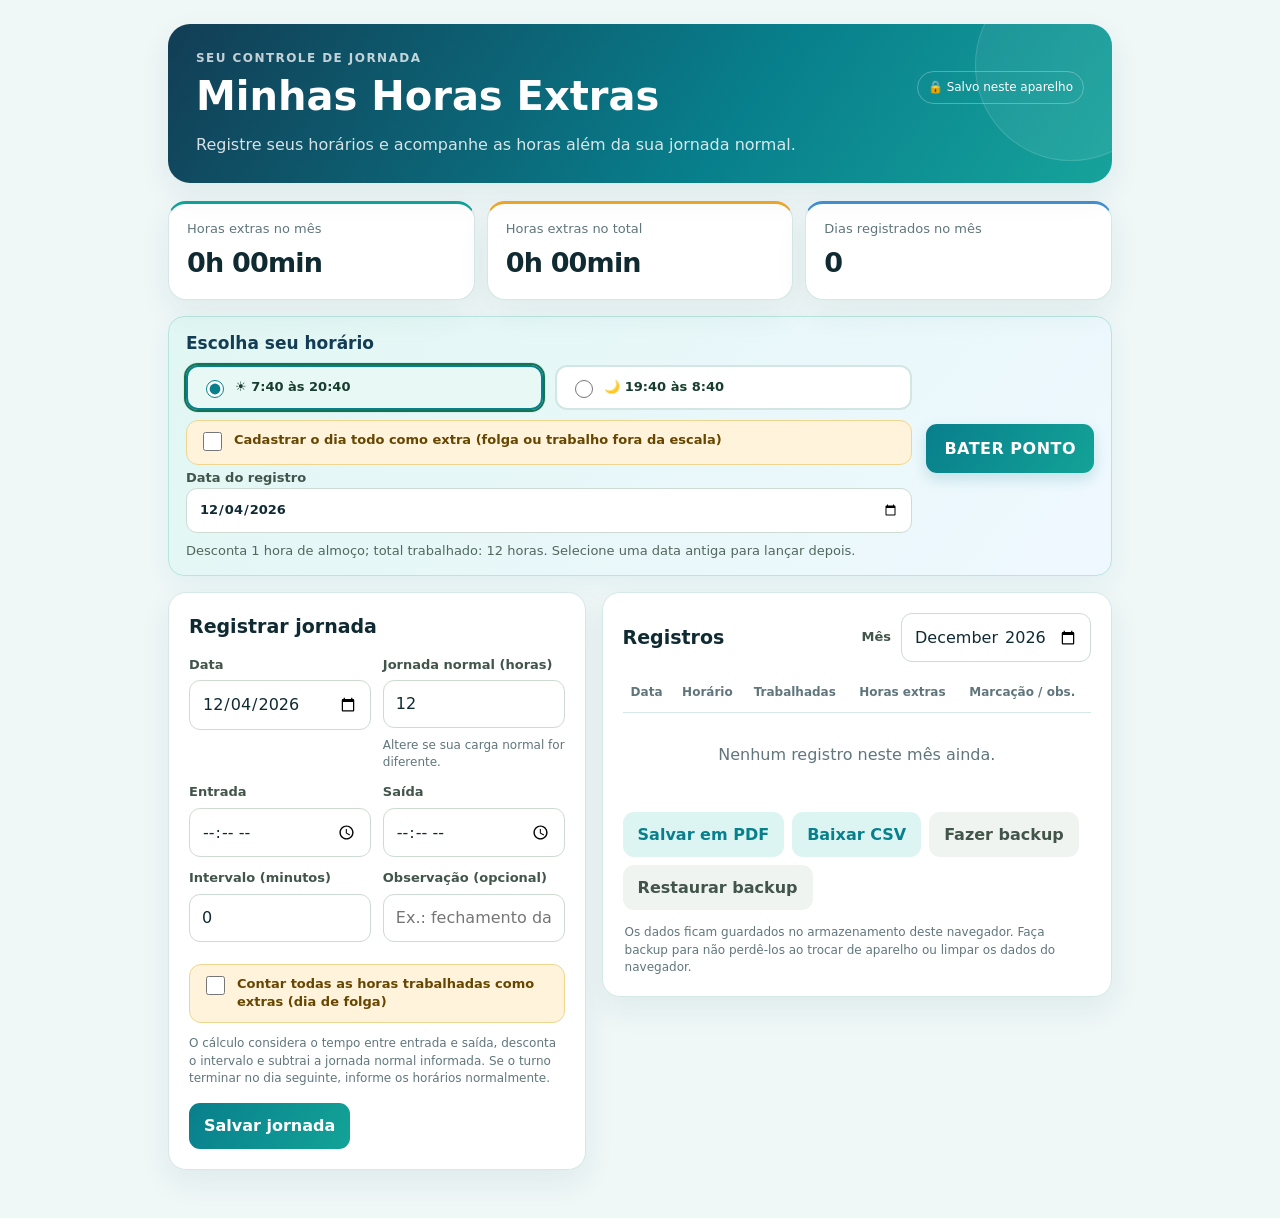
<file: index 31.html>
<!doctype html>
<html lang="pt-BR">
<head>
<meta charset="utf-8">
<meta name="viewport" content="width=device-width, initial-scale=1">
<meta name="theme-color" content="#123b32">
<title>Minhas Horas Extras</title>
<style>
:root{--ink:#142820;--muted:#6c7b75;--bg:#f3f7f4;--card:#fff;--green:#16734e;--green2:#e2f3e9;--line:#e1e9e4;--red:#b63838;--shadow:0 10px 30px #123b3210}*{box-sizing:border-box}body{margin:0;background:var(--bg);color:var(--ink);font:16px/1.45 system-ui,-apple-system,Segoe UI,Roboto,sans-serif}.wrap{max-width:980px;margin:auto;padding:24px 18px 48px}.hero{background:linear-gradient(125deg,#123b32,#1b7651);color:#fff;border-radius:22px;padding:26px 28px;margin-bottom:18px;box-shadow:var(--shadow)}.topline{display:flex;justify-content:space-between;align-items:center;gap:12px}.eyebrow{font-size:12px;text-transform:uppercase;letter-spacing:.12em;opacity:.75;font-weight:750}.hero h1{font-size:clamp(27px,5vw,40px);line-height:1.05;margin:8px 0}.hero p{margin:8px 0 0;opacity:.83}.local{font-size:12px;border:1px solid #ffffff48;padding:7px 10px;border-radius:999px;white-space:nowrap}.quick-banner{display:flex;align-items:center;justify-content:space-between;gap:14px;background:#e2f3e9;border:1px solid #b7dfc5;border-radius:16px;padding:14px 17px;margin:0 0 16px}.quick-banner p{margin:3px 0 0;color:#52685c;font-size:13px}.quick-banner strong{color:#123b32}.quick-banner button{font-size:16px;padding:13px 18px;white-space:nowrap}.shift-choices{display:flex;gap:10px;flex-wrap:wrap;margin-top:10px}.shift-choice{display:flex;align-items:center;gap:8px;background:#fff;border:1px solid #bed7c6;border-radius:12px;padding:10px 13px;cursor:pointer;color:#183d2e;font-weight:700}.shift-choice:has(input:checked){outline:2px solid #16734e;border-color:#16734e;background:#f4fbf6}.shift-choice input{width:18px;height:18px;min-height:18px;accent-color:#16734e}.quick-actions{display:flex;flex-direction:column;align-items:flex-start;gap:5px}.quick-banner button{margin-top:5px}.stats{display:grid;grid-template-columns:repeat(3,1fr);gap:12px;margin:16px 0}.stat,.panel{background:var(--card);border:1px solid var(--line);border-radius:18px;box-shadow:var(--shadow)}.stat{padding:16px 18px}.stat small{color:var(--muted);display:block;font-size:13px}.stat strong{display:block;font-size:27px;margin-top:5px;letter-spacing:-.03em}.grid{display:grid;grid-template-columns:minmax(340px,.9fr) minmax(500px,1.1fr);gap:16px;align-items:start}.grid>.panel:first-child{grid-column:1}.grid>.panel:nth-child(2){grid-column:2;grid-row:1}.panel{padding:20px}.panel h2{font-size:19px;margin:0 0 15px}.fields{display:grid;grid-template-columns:1fr 1fr;gap:12px}.field{display:flex;flex-direction:column;gap:6px}.field.full{grid-column:1/-1}label{font-size:13px;font-weight:700;color:#42554b}input,select{font:inherit;color:var(--ink);border:1px solid #cddbd2;border-radius:11px;padding:11px 12px;background:#fff;width:100%;min-height:44px}input:focus,select:focus{outline:3px solid #16734e22;border-color:var(--green)}.hint{font-size:12px;color:var(--muted);margin-top:3px}.actions{display:flex;gap:8px;flex-wrap:wrap;margin-top:16px}button,.btn{font:inherit;font-weight:700;border:0;border-radius:11px;padding:11px 15px;cursor:pointer;min-height:42px}.primary{background:var(--green);color:#fff}.secondary{background:var(--green2);color:var(--green)}.plain{background:#f0f4f1;color:#42554b}.danger{background:#fff0f0;color:var(--red)}button:hover{filter:brightness(.97)}.toolbar{display:flex;justify-content:space-between;align-items:center;gap:10px;margin:0 0 12px}.toolbar h2{margin:0}.month{max-width:190px}.table-wrap{overflow:auto}table{width:100%;border-collapse:collapse;min-width:530px}th{text-align:left;font-size:12px;color:var(--muted);font-weight:750;padding:10px 8px;border-bottom:1px solid var(--line)}td{padding:12px 8px;border-bottom:1px solid var(--line);font-size:14px;vertical-align:middle}.tag{display:inline-block;background:var(--green2);color:var(--green);font-weight:750;padding:4px 8px;border-radius:999px;white-space:nowrap}.zero{background:#f0f3f1;color:#607168}.row-actions{display:flex;gap:6px}.row-actions button{padding:6px 9px;min-height:32px;font-size:12px}.empty{text-align:center;padding:30px 10px;color:var(--muted)}.footnote{color:var(--muted);font-size:12px;margin:14px 2px 0}.notice{display:none;background:#fff5df;border:1px solid #f1d99e;color:#704d0d;padding:10px 12px;border-radius:11px;margin:0 0 12px;font-size:13px}.filterrow{display:flex;align-items:center;gap:10px}.filterrow label{white-space:nowrap}.print-only{display:none}@media print{body{background:#fff;color:#111;font-size:12px}.wrap{max-width:none;padding:0}.hero{background:#fff!important;color:#111;border:1px solid #bbb;box-shadow:none;padding:14px 16px;margin-bottom:10px}.hero p,.local,.eyebrow{color:#444;opacity:1}.stats{gap:8px;margin:8px 0}.stat,.panel{box-shadow:none;border:1px solid #bbb;border-radius:8px}.stat{padding:9px 12px}.stat strong{font-size:20px}.grid{display:block}.grid>.panel:first-child,.toolbar .filterrow,.actions,.footnote,.row-actions,.notice{display:none!important}.panel{padding:12px;margin-top:8px}.toolbar{display:block}table{min-width:0}th,td{padding:6px 5px;font-size:11px}.print-only{display:block!important}.tag{background:#eee!important;color:#111!important;border:1px solid #bbb}.empty{padding:16px}}@media(max-width:900px){.grid{grid-template-columns:1fr}.grid>.panel:first-child,.grid>.panel:nth-child(2){grid-column:1;grid-row:auto}}@media(max-width:760px){.wrap{padding:14px 12px 34px}.hero{padding:22px 20px;border-radius:18px}.stats{gap:8px}.stat{padding:13px 11px}.stat strong{font-size:22px}.stat small{font-size:11px}.grid{grid-template-columns:1fr}.panel{padding:17px}.toolbar{align-items:flex-start;flex-direction:column}.month{max-width:100%;width:100%}}@media(max-width:390px){.fields{grid-template-columns:1fr}.field.full{grid-column:auto}.local{font-size:10px}}

/* Tema Bater Ponto: verde, turquesa e âmbar */
:root{--ink:#102a32;--muted:#60767c;--bg:#eff7f7;--card:#fff;--green:#087f8c;--green2:#ddf5f2;--line:#d5e8e7;--shadow:0 12px 32px #12495012}
.hero{background:linear-gradient(125deg,#123d55 0%,#087f8c 60%,#16a39b 100%);position:relative;overflow:hidden}
.hero:after{content:"";position:absolute;width:190px;height:190px;border-radius:50%;right:-55px;top:-55px;background:#ffffff12;border:1px solid #ffffff22}
.quick-banner{background:linear-gradient(130deg,#e1f7f3,#eff8ff);border:1px solid #b9e4df;box-shadow:0 8px 25px #087f8c10}
.quick-banner>div:first-child{flex:1}
.shift-choices{gap:12px}
.shift-choice{flex:1;min-width:200px;border:2px solid #d2e7e4;background:#fff;transition:.15s}
.shift-choice:has(input:checked){border-color:#087f8c;background:#e8f8f5;box-shadow:0 0 0 3px #087f8c15}
.shift-choice input{accent-color:#087f8c}
.quick-banner>div:first-child>strong{font-size:17px;color:#123d55}
.quick-banner>div:first-child>p{margin-top:9px}
.quick-actions button{background:linear-gradient(120deg,#087f8c,#13a397);box-shadow:0 6px 14px #087f8c30;letter-spacing:.03em}
.tag{background:#fff1d6;color:#8a5600}
.quick-extra{display:flex;align-items:center;gap:9px;margin-top:12px;color:#314e52;font-size:14px;font-weight:700;cursor:pointer}.quick-offday{display:flex;align-items:flex-start;gap:9px;margin-top:10px;padding:10px 12px;background:#fff4db;border:1px solid #f0d58f;border-radius:12px;color:#664600;font-size:13px;font-weight:700;cursor:pointer}.quick-offday input{width:19px;height:19px;min-height:19px;accent-color:#e29a18;flex:0 0 auto;margin-top:1px}
.quick-extra input{width:19px;height:19px;min-height:19px;accent-color:#f0a629}
.extra-note{display:inline-flex;padding:3px 8px;border-radius:99px;background:#fff1d6;color:#885600;font-size:12px;font-weight:800;white-space:nowrap}
.stat:first-child{border-top:3px solid #10a399}.stat:nth-child(2){border-top:3px solid #f0a629}.stat:nth-child(3){border-top:3px solid #438fd3}
.primary{background:linear-gradient(120deg,#087f8c,#13a397)}
.mobile-nav{display:none}
@media(max-width:760px){body{padding-bottom:88px}.mobile-nav{position:fixed;z-index:30;left:0;right:0;bottom:0;display:grid;grid-template-columns:1fr 1fr;gap:8px;padding:9px 14px calc(9px + env(safe-area-inset-bottom));background:#fff;border-top:1px solid #d5e8e7;box-shadow:0 -8px 24px #123d5514}.mobile-nav button{display:flex;flex-direction:column;align-items:center;justify-content:center;gap:3px;border:0;border-radius:13px;background:transparent;color:#60767c;font-size:11px;font-weight:750;min-height:56px;padding:5px}.mobile-nav button svg{width:23px;height:23px;stroke:currentColor;fill:none;stroke-width:2;stroke-linecap:round;stroke-linejoin:round}.mobile-nav button.active{color:#087f8c;background:#e2f5f2}.mobile-tab-records .quick-banner,.mobile-tab-records .grid>.panel:first-child{display:none!important}.mobile-tab-punch .grid>.panel:nth-child(2){display:none!important}.mobile-tab-records .grid>.panel:nth-child(2){display:block!important}
.quick-banner{align-items:stretch;flex-direction:column}.quick-actions{width:100%}.quick-actions button{width:100%;min-height:54px}.shift-choice{min-width:100%}}
@media(max-width:760px){.table-wrap{width:100%;overflow:visible}table{display:block!important;table-layout:fixed;min-width:0!important;width:100%!important;border-collapse:separate;border-spacing:0}table thead{display:none!important}table tbody{display:block!important;width:100%!important}table tbody tr{display:block!important;width:100%!important;margin:0 0 10px;background:#fff;border:1px solid #d5e8e7;border-radius:14px;overflow:hidden;box-shadow:0 4px 14px #123d5508}table tbody td{display:flex!important;box-sizing:border-box;width:100%!important;min-width:0!important;align-items:center;justify-content:space-between;gap:10px;padding:8px 12px;border-bottom:1px solid #edf2ef;font-size:13px;text-align:right;overflow-wrap:anywhere}table tbody td::before{content:attr(data-label);display:block;flex:0 0 102px;width:102px;font-size:11px;line-height:1.2;font-weight:750;color:#60767c;text-align:left;white-space:normal;overflow-wrap:normal;word-break:normal}table tbody td>*{min-width:0}table tbody td:last-child{justify-content:flex-end;border-bottom:0;padding-top:8px;padding-bottom:8px}.row-actions{gap:8px}.row-actions button{min-height:36px;padding:7px 12px}.empty{padding:22px 8px}}@media print{.quick-banner{display:none!important}}

.mobile-records{display:none}
@media(max-width:760px){.table-wrap{overflow:visible;width:100%}.table-wrap>table{display:none!important}.mobile-records{display:grid!important;grid-template-columns:minmax(0,1fr);gap:10px;width:100%;max-width:100%;box-sizing:border-box}.mobile-record-card{display:block;min-width:0;width:100%;box-sizing:border-box;background:#fff;border:1px solid #d5e8e7;border-radius:14px;padding:10px 13px;box-shadow:0 4px 14px #123d5508;overflow:hidden}.mobile-record-head{display:flex;justify-content:space-between;align-items:center;gap:8px;padding-bottom:8px;border-bottom:1px solid #edf2ef}.mobile-record-head>strong{font-size:14px;color:#102a32}.mobile-extra-tag{display:inline-flex;align-items:center;max-width:62%;padding:4px 8px;border-radius:99px;background:#edf3f2;color:#49615c;font-size:11px;font-weight:800;white-space:normal;line-height:1.2}.mobile-extra-tag.offday{background:#fff1d6;color:#885600}.mobile-record-line{display:grid;grid-template-columns:100px minmax(0,1fr);align-items:start;gap:8px;padding:6px 0;border-bottom:1px solid #f0f3f1;font-size:12px}.mobile-record-line>span{color:#60767c;font-weight:700}.mobile-record-line>strong{text-align:right;color:#263d3d;overflow-wrap:anywhere;font-weight:700}.mobile-record-actions{display:flex;justify-content:flex-end;gap:8px;padding-top:8px}.mobile-record-actions button{min-height:34px;padding:6px 12px}.mobile-records+.empty{padding:20px 8px}}
@media print{.mobile-records{display:none!important}.table-wrap>table{display:table!important}}
</style>
</head>
<body>
<div class="wrap">
<header class="hero"><div class="topline"><div><div class="eyebrow">Seu controle de jornada</div><h1>Minhas Horas Extras</h1></div><span class="local">🔒 Salvo neste aparelho</span></div><p>Registre seus horários e acompanhe as horas além da sua jornada normal.</p></header>
<section class="stats" aria-label="Resumo"><div class="stat"><small>Horas extras no mês</small><strong id="monthTotal">0h 00min</strong></div><div class="stat"><small>Horas extras no total</small><strong id="allTotal">0h 00min</strong></div><div class="stat"><small>Dias registrados no mês</small><strong id="dayCount">0</strong></div></section>
<div class="quick-banner"><div><strong>Escolha seu horário</strong><div class="shift-choices"><label class="shift-choice"><input type="radio" name="shiftChoice" value="day" checked><span>☀️ 7:40 às 20:40</span></label><label class="shift-choice"><input type="radio" name="shiftChoice" value="night"><span>🌙 19:40 às 8:40</span></label></div><label class="quick-offday"><input id="quickOffDay" type="checkbox"><span>Cadastrar o dia todo como extra (folga ou trabalho fora da escala)</span></label><label class="quick-date" for="quickDate">Data do registro<input id="quickDate" type="date"></label><p>Desconta 1 hora de almoço; total trabalhado: 12 horas. Selecione uma data antiga para lançar depois.</p></div><div class="quick-actions"><button class="primary" type="button" id="quickBtnTop">BATER PONTO</button></div></div>
<div id="notice" class="notice"></div>
<main class="grid">
<section class="panel"><h2 id="formTitle">Registrar jornada</h2><form id="entryForm"><input type="hidden" id="editId"><div class="fields">
<div class="field"><label for="date">Data</label><input id="date" type="date" required></div>
<div class="field"><label for="normal">Jornada normal (horas)</label><input id="normal" type="number" min="0" max="24" step="0.25" value="12" required><span class="hint">Altere se sua carga normal for diferente.</span></div>
<div class="field"><label for="start">Entrada</label><input id="start" type="time" required></div>
<div class="field"><label for="end">Saída</label><input id="end" type="time" required></div>
<div class="field"><label for="break">Intervalo (minutos)</label><input id="break" type="number" min="0" max="1440" step="1" value="0" required></div>
<div class="field"><label for="note">Observação (opcional)</label><input id="note" type="text" maxlength="100" placeholder="Ex.: fechamento da loja"></div><div class="field full"><label class="quick-offday"><input id="offDayFlag" type="checkbox"><span>Contar todas as horas trabalhadas como extras (dia de folga)</span></label></div>
</div><div class="hint" style="margin-top:12px">O cálculo considera o tempo entre entrada e saída, desconta o intervalo e subtrai a jornada normal informada. Se o turno terminar no dia seguinte, informe os horários normalmente.</div><div class="actions"><button class="primary" type="submit" id="saveBtn">Salvar jornada</button><button class="plain" type="button" id="cancelEdit" style="display:none">Cancelar edição</button></div></form></section>
<section class="panel"><div class="toolbar"><h2>Registros</h2><div class="filterrow"><label for="monthFilter">Mês</label><input class="month" id="monthFilter" type="month"></div></div><div class="table-wrap"><div id="mobileRecords" class="mobile-records" aria-label="Registros no iPhone"></div><table><thead><tr><th>Data</th><th>Horário</th><th>Trabalhadas</th><th>Horas extras</th><th>Marcação / obs.</th><th>Ações</th></tr></thead><tbody id="rows"></tbody></table><div class="empty" id="empty">Nenhum registro neste mês ainda.</div></div><div class="actions"><button class="secondary" type="button" id="pdfBtn">Salvar em PDF</button><button class="secondary" type="button" id="exportBtn">Baixar CSV</button><button class="plain" type="button" id="backupBtn">Fazer backup</button><label for="restoreFile" class="btn plain" style="display:inline-flex;align-items:center">Restaurar backup</label><input id="restoreFile" type="file" accept="application/json,.json" hidden></div><p class="footnote">Os dados ficam guardados no armazenamento deste navegador. Faça backup para não perdê-los ao trocar de aparelho ou limpar os dados do navegador.</p></section>
</main>
</div>
<nav class="mobile-nav" aria-label="Navegação do app"><button id="navPunch" class="active" type="button" aria-label="Bater ponto"><svg viewBox="0 0 24 24" aria-hidden="true"><circle cx="12" cy="12" r="9"></circle><path d="M12 7v5l3 2"></path></svg><span>Bater ponto</span></button><button id="navRecords" type="button" aria-label="Registros"><svg viewBox="0 0 24 24" aria-hidden="true"><path d="M8 4h11a1 1 0 0 1 1 1v15H7V5a1 1 0 0 1 1-1Z"></path><path d="M4 7v14h15M10 9h6M10 13h6M10 17h4"></path></svg><span>Registros</span></button></nav>
<script>
(()=>{
'use strict';
const KEY='minhasHorasExtras_v1';
const mobileQuery=window.matchMedia('(max-width: 760px)');
function setMobileTab(tab){document.body.classList.toggle('mobile-tab-records',tab==='records');document.body.classList.toggle('mobile-tab-punch',tab!=='records');$('navPunch').classList.toggle('active',tab!=='records');$('navRecords').classList.toggle('active',tab==='records');window.scrollTo({top:0,behavior:'smooth'});}

const TEMPLATE_KEY='minhasHorasExtras_template_v1';
const $=id=>document.getElementById(id);
let entries=[];
try{entries=JSON.parse(localStorage.getItem(KEY)||'[]');if(!Array.isArray(entries))entries=[];}catch(e){entries=[];}
let template=null;
try{template=JSON.parse(localStorage.getItem(TEMPLATE_KEY)||'null');}catch(e){template=null;}
if(!template&&entries.length){const latest=entries.slice().sort((a,b)=>b.date.localeCompare(a.date))[0];template={start:latest.start,end:latest.end,breakMin:latest.breakMin||0,normal:latest.normal||8};}
// User's regular shifts are 12 hours worked after a 1-hour lunch; normalize older quick-punch defaults that assumed 8 hours.
if(!localStorage.getItem('normalHours')||localStorage.getItem('normalHours')==='8')localStorage.setItem('normalHours','12');
if(template&&Number(template.normal)===8){template.normal=12;localStorage.setItem(TEMPLATE_KEY,JSON.stringify(template));}
for(const e of entries){if(!e.offDay&&Number(e.breakMin)===60&&Number(e.normal)===8&&((e.start==='07:40'&&e.end==='20:40')||(e.start==='19:40'&&e.end==='08:40'))){e.normal=12;e.extraMarked=false;}}
localStorage.setItem(KEY,JSON.stringify(entries));
const pad=n=>String(n).padStart(2,'0');
function localDate(d=new Date()){return `${d.getFullYear()}-${pad(d.getMonth()+1)}-${pad(d.getDate())}`;}
function minsToText(n){n=Math.max(0,Math.round(n));return `${Math.floor(n/60)}h ${pad(n%60)}min`;}
function save(){localStorage.setItem(KEY,JSON.stringify(entries));render();}
function esc(s){return String(s||'').replace(/[&<>"']/g,c=>({'&':'&amp;','<':'&lt;','>':'&gt;','"':'&quot;',"'":'&#39;'}[c]));}
function worked(e){let [sh,sm]=e.start.split(':').map(Number),[eh,em]=e.end.split(':').map(Number);let duration=eh*60+em-(sh*60+sm);if(duration<=0)duration+=1440;return Math.max(0,duration-Number(e.breakMin||0));}
function calc(e){return e.offDay?worked(e):Math.max(0,worked(e)-Number(e.normal||0)*60);}
function render(){const month=$('monthFilter').value;const filtered=entries.filter(e=>!month||e.date.startsWith(month)).sort((a,b)=>b.date.localeCompare(a.date)||b.start.localeCompare(a.start));$('rows').innerHTML=filtered.map(e=>{const x=calc(e);return `<tr><td>${e.date.split('-').reverse().join('/')}</td><td>${esc(e.start)}–${esc(e.end)}</td><td>${minsToText(worked(e))}</td><td><span class="tag ${x===0?'zero':''}">${minsToText(x)}</span></td><td>${e.offDay?'<span class="extra-note">Dia todo extra</span> ':e.extraMarked?'<span class="extra-note">Extra</span> ':''}${esc(e.note)||'—'}</td><td><div class="row-actions"><button class="plain" data-edit="${esc(e.id)}" type="button">Editar</button><button class="danger" data-del="${esc(e.id)}" type="button">Excluir</button></div></td></tr>`}).join('');$('mobileRecords').innerHTML=filtered.map(e=>{const x=calc(e);return `<article class="mobile-record-card"><div class="mobile-record-head"><strong>${e.date.split('-').reverse().join('/')}</strong><span class="mobile-extra-tag ${e.offDay?'offday':''}">${e.offDay?'Dia todo extra':e.extraMarked?'Extra':'Jornada normal'}</span></div><div class="mobile-record-line"><span>Horário</span><strong>${esc(e.start)}–${esc(e.end)}</strong></div><div class="mobile-record-line"><span>Trabalhadas</span><strong>${minsToText(worked(e))}</strong></div><div class="mobile-record-line"><span>Horas extras</span><strong>${minsToText(x)}</strong></div>${e.note?`<div class="mobile-record-line"><span>Observação</span><strong>${esc(e.note)}</strong></div>`:''}<div class="mobile-record-actions"><button class="plain" data-edit="${esc(e.id)}" type="button">Editar</button><button class="danger" data-del="${esc(e.id)}" type="button">Excluir</button></div></article>`}).join('');$('empty').style.display=filtered.length?'none':'block';const totalMonth=entries.filter(e=>e.date.startsWith(month||localDate().slice(0,7))).reduce((a,e)=>a+calc(e),0);const all=entries.reduce((a,e)=>a+calc(e),0);$('monthTotal').textContent=minsToText(totalMonth);$('allTotal').textContent=minsToText(all);$('dayCount').textContent=entries.filter(e=>e.date.startsWith(month||localDate().slice(0,7))).length;}
function applyTemplate(){if(!template)return;$('start').value=template.start||'';$('end').value=template.end||'';$('break').value=template.breakMin??0;$('normal').value=template.normal||localStorage.getItem('normalHours')||'12';}
function resetForm(){ $('entryForm').reset();$('date').value=localDate();$('normal').value=localStorage.getItem('normalHours')||'12';$('break').value='0';$('offDayFlag').checked=false;applyTemplate();$('editId').value='';$('formTitle').textContent='Registrar jornada';$('saveBtn').textContent='Salvar jornada';$('cancelEdit').style.display='none';}
$('date').value=localDate();$('quickDate').value=localDate();$('monthFilter').value=localDate().slice(0,7);$('normal').value=localStorage.getItem('normalHours')||'12';applyTemplate();const savedShift=localStorage.getItem('minhasHorasExtras_shift');if(savedShift&&document.querySelector(`input[name="shiftChoice"][value="${savedShift}"]`))document.querySelector(`input[name="shiftChoice"][value="${savedShift}"]`).checked=true;render();
$('entryForm').addEventListener('submit',ev=>{ev.preventDefault();const rec={id:$('editId').value||((Date.now().toString(36))+Math.random().toString(36).slice(2,7)),date:$('date').value,start:$('start').value,end:$('end').value,breakMin:Number($('break').value),normal:Number($('normal').value),note:$('note').value.trim(),extraMarked:calc({start:$('start').value,end:$('end').value,breakMin:Number($('break').value),normal:Number($('normal').value)})>0,offDay:$('offDayFlag').checked};if(!rec.date||!rec.start||!rec.end||rec.normal<0||rec.breakMin<0){return;}localStorage.setItem('normalHours',String(rec.normal));template={start:rec.start,end:rec.end,breakMin:rec.breakMin,normal:rec.normal};localStorage.setItem(TEMPLATE_KEY,JSON.stringify(template));const i=entries.findIndex(e=>e.id===rec.id);if(i>=0)entries[i]=rec;else entries.push(rec);$('monthFilter').value=rec.date.slice(0,7);save();resetForm();});
$('cancelEdit').addEventListener('click',resetForm);$('monthFilter').addEventListener('change',render);
$('navPunch').addEventListener('click',()=>setMobileTab('punch'));$('navRecords').addEventListener('click',()=>setMobileTab('records'));if(mobileQuery.matches)setMobileTab('punch');
function quickRegister(){const chosen=document.querySelector('input[name="shiftChoice"]:checked');const shifts={day:{start:'07:40',end:'20:40'},night:{start:'19:40',end:'08:40'}};const shift=shifts[chosen?.value||'day'];localStorage.setItem('minhasHorasExtras_shift',chosen?.value||'day');const today=$('quickDate').value||localDate();const duplicate=entries.some(e=>e.date===today&&e.start===shift.start&&e.end===shift.end);if(duplicate){alert('Esse horário já está registrado nessa data.');return;}const rec={id:Date.now().toString(36)+Math.random().toString(36).slice(2,7),date:today,start:shift.start,end:shift.end,breakMin:60,normal:Number(localStorage.getItem('normalHours')||12),note:'',extraMarked:$('quickOffDay').checked,offDay:$('quickOffDay').checked};entries.push(rec);$('monthFilter').value=today.slice(0,7);save();resetForm();$('quickDate').value=localDate();}
$('quickBtnTop').addEventListener('click',quickRegister);
document.querySelector('.table-wrap').addEventListener('click',ev=>{const edit=ev.target.closest('[data-edit]'),del=ev.target.closest('[data-del]');if(edit){const e=entries.find(x=>x.id===edit.dataset.edit);if(!e)return;$('editId').value=e.id;$('date').value=e.date;$('start').value=e.start;$('end').value=e.end;$('break').value=e.breakMin;$('normal').value=e.normal;$('note').value=e.note||'';$('offDayFlag').checked=!!e.offDay;$('formTitle').textContent='Editar jornada';$('saveBtn').textContent='Salvar alterações';$('cancelEdit').style.display='inline-block';window.scrollTo({top:0,behavior:'smooth'});}if(del){const e=entries.find(x=>x.id===del.dataset.del);if(e&&confirm(`Excluir o registro de ${e.date.split('-').reverse().join('/')}?`)){entries=entries.filter(x=>x.id!==e.id);save();}}});
function download(name,text,type){const a=document.createElement('a');a.href=URL.createObjectURL(new Blob([text],{type}));a.download=name;document.body.appendChild(a);a.click();a.remove();setTimeout(()=>URL.revokeObjectURL(a.href),1000);}
$('pdfBtn').addEventListener('click',()=>{window.print();});
$('exportBtn').addEventListener('click',()=>{if(!entries.length){alert('Ainda não há registros para exportar.');return;}const data=[['Data','Entrada','Saída','Intervalo (min)','Jornada normal (h)','Horas trabalhadas','Horas extras','Dia de folga','Marcado como extra','Observação'],...entries.slice().sort((a,b)=>a.date.localeCompare(b.date)).map(e=>[e.date,e.start,e.end,e.breakMin,e.normal,minsToText(worked(e)),minsToText(calc(e)),e.offDay?'Sim':'Não',e.extraMarked?'Sim':'Não',e.note||''])];const csv='\uFEFF'+data.map(r=>r.map(v=>'"'+String(v).replace(/"/g,'""')+'"').join(';')).join('\r\n');download('horas-extras.csv',csv,'text/csv;charset=utf-8');});
$('backupBtn').addEventListener('click',()=>download('backup-horas-extras.json',JSON.stringify({version:1,entries},null,2),'application/json'));
$('restoreFile').addEventListener('change',async ev=>{const file=ev.target.files[0];if(!file)return;try{const data=JSON.parse(await file.text());const list=Array.isArray(data)?data:data.entries;if(!Array.isArray(list)||!list.every(e=>e.date&&e.start&&e.end)){throw new Error('formato');}if(confirm(`Importar ${list.length} registro(s)? Os registros existentes serão mantidos e possíveis duplicados serão substituídos.`)){const map=new Map(entries.map(e=>[e.id,e]));list.forEach((e,i)=>{const item={...e,id:e.id||`restored-${i}-${Date.now()}`};map.set(item.id,item);});entries=[...map.values()];save();} }catch(e){alert('Não consegui ler esse backup. Escolha um arquivo JSON exportado por este app.');}ev.target.value='';});
})();
</script>
</body></html>
</file>
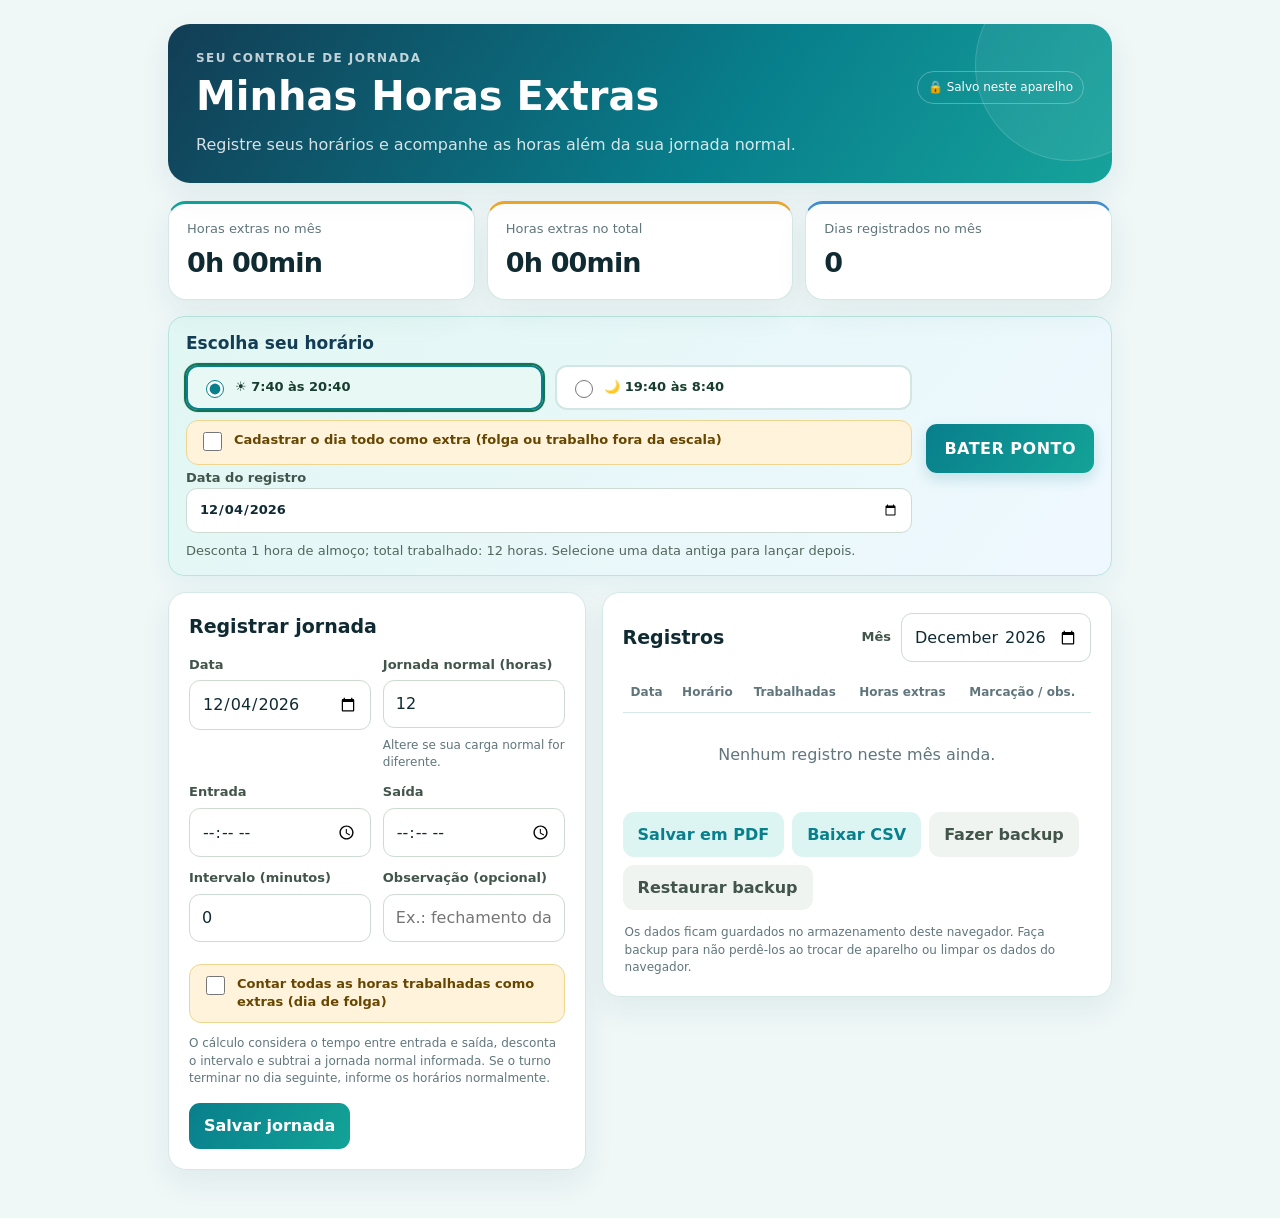
<file: index 33.html>
<!doctype html>
<html lang="pt-BR">
<head>
<meta charset="utf-8">
<meta name="viewport" content="width=device-width, initial-scale=1">
<meta name="theme-color" content="#123b32">
<title>Minhas Horas Extras</title>
<style>
:root{--ink:#142820;--muted:#6c7b75;--bg:#f3f7f4;--card:#fff;--green:#16734e;--green2:#e2f3e9;--line:#e1e9e4;--red:#b63838;--shadow:0 10px 30px #123b3210}*{box-sizing:border-box}body{margin:0;background:var(--bg);color:var(--ink);font:16px/1.45 system-ui,-apple-system,Segoe UI,Roboto,sans-serif}.wrap{max-width:980px;margin:auto;padding:24px 18px 48px}.hero{background:linear-gradient(125deg,#123b32,#1b7651);color:#fff;border-radius:22px;padding:26px 28px;margin-bottom:18px;box-shadow:var(--shadow)}.topline{display:flex;justify-content:space-between;align-items:center;gap:12px}.eyebrow{font-size:12px;text-transform:uppercase;letter-spacing:.12em;opacity:.75;font-weight:750}.hero h1{font-size:clamp(27px,5vw,40px);line-height:1.05;margin:8px 0}.hero p{margin:8px 0 0;opacity:.83}.local{font-size:12px;border:1px solid #ffffff48;padding:7px 10px;border-radius:999px;white-space:nowrap}.quick-banner{display:flex;align-items:center;justify-content:space-between;gap:14px;background:#e2f3e9;border:1px solid #b7dfc5;border-radius:16px;padding:14px 17px;margin:0 0 16px}.quick-banner p{margin:3px 0 0;color:#52685c;font-size:13px}.quick-banner strong{color:#123b32}.quick-banner button{font-size:16px;padding:13px 18px;white-space:nowrap}.shift-choices{display:flex;gap:10px;flex-wrap:wrap;margin-top:10px}.shift-choice{display:flex;align-items:center;gap:8px;background:#fff;border:1px solid #bed7c6;border-radius:12px;padding:10px 13px;cursor:pointer;color:#183d2e;font-weight:700}.shift-choice:has(input:checked){outline:2px solid #16734e;border-color:#16734e;background:#f4fbf6}.shift-choice input{width:18px;height:18px;min-height:18px;accent-color:#16734e}.quick-actions{display:flex;flex-direction:column;align-items:flex-start;gap:5px}.quick-banner button{margin-top:5px}.stats{display:grid;grid-template-columns:repeat(3,1fr);gap:12px;margin:16px 0}.stat,.panel{background:var(--card);border:1px solid var(--line);border-radius:18px;box-shadow:var(--shadow)}.stat{padding:16px 18px}.stat small{color:var(--muted);display:block;font-size:13px}.stat strong{display:block;font-size:27px;margin-top:5px;letter-spacing:-.03em}.grid{display:grid;grid-template-columns:minmax(340px,.9fr) minmax(500px,1.1fr);gap:16px;align-items:start}.grid>.panel:first-child{grid-column:1}.grid>.panel:nth-child(2){grid-column:2;grid-row:1}.panel{padding:20px}.panel h2{font-size:19px;margin:0 0 15px}.fields{display:grid;grid-template-columns:1fr 1fr;gap:12px}.field{display:flex;flex-direction:column;gap:6px}.field.full{grid-column:1/-1}label{font-size:13px;font-weight:700;color:#42554b}input,select{font:inherit;color:var(--ink);border:1px solid #cddbd2;border-radius:11px;padding:11px 12px;background:#fff;width:100%;min-height:44px}input:focus,select:focus{outline:3px solid #16734e22;border-color:var(--green)}.hint{font-size:12px;color:var(--muted);margin-top:3px}.actions{display:flex;gap:8px;flex-wrap:wrap;margin-top:16px}button,.btn{font:inherit;font-weight:700;border:0;border-radius:11px;padding:11px 15px;cursor:pointer;min-height:42px}.primary{background:var(--green);color:#fff}.secondary{background:var(--green2);color:var(--green)}.plain{background:#f0f4f1;color:#42554b}.danger{background:#fff0f0;color:var(--red)}button:hover{filter:brightness(.97)}.toolbar{display:flex;justify-content:space-between;align-items:center;gap:10px;margin:0 0 12px}.toolbar h2{margin:0}.month{max-width:190px}.table-wrap{overflow:auto}table{width:100%;border-collapse:collapse;min-width:530px}th{text-align:left;font-size:12px;color:var(--muted);font-weight:750;padding:10px 8px;border-bottom:1px solid var(--line)}td{padding:12px 8px;border-bottom:1px solid var(--line);font-size:14px;vertical-align:middle}.tag{display:inline-block;background:var(--green2);color:var(--green);font-weight:750;padding:4px 8px;border-radius:999px;white-space:nowrap}.zero{background:#f0f3f1;color:#607168}.row-actions{display:flex;gap:6px}.row-actions button{padding:6px 9px;min-height:32px;font-size:12px}.empty{text-align:center;padding:30px 10px;color:var(--muted)}.footnote{color:var(--muted);font-size:12px;margin:14px 2px 0}.notice{display:none;background:#fff5df;border:1px solid #f1d99e;color:#704d0d;padding:10px 12px;border-radius:11px;margin:0 0 12px;font-size:13px}.filterrow{display:flex;align-items:center;gap:10px}.filterrow label{white-space:nowrap}.print-only{display:none}@media print{body{background:#fff;color:#111;font-size:12px}.wrap{max-width:none;padding:0}.hero{background:#fff!important;color:#111;border:1px solid #bbb;box-shadow:none;padding:14px 16px;margin-bottom:10px}.hero p,.local,.eyebrow{color:#444;opacity:1}.stats{gap:8px;margin:8px 0}.stat,.panel{box-shadow:none;border:1px solid #bbb;border-radius:8px}.stat{padding:9px 12px}.stat strong{font-size:20px}.grid{display:block}.grid>.panel:first-child,.toolbar .filterrow,.actions,.footnote,.row-actions,.notice{display:none!important}.panel{padding:12px;margin-top:8px}.toolbar{display:block}table{min-width:0}th,td{padding:6px 5px;font-size:11px}.print-only{display:block!important}.tag{background:#eee!important;color:#111!important;border:1px solid #bbb}.empty{padding:16px}}@media(max-width:900px){.grid{grid-template-columns:1fr}.grid>.panel:first-child,.grid>.panel:nth-child(2){grid-column:1;grid-row:auto}}@media(max-width:760px){.wrap{padding:14px 12px 34px}.hero{padding:22px 20px;border-radius:18px}.stats{gap:8px}.stat{padding:13px 11px}.stat strong{font-size:22px}.stat small{font-size:11px}.grid{grid-template-columns:1fr}.panel{padding:17px}.toolbar{align-items:flex-start;flex-direction:column}.month{max-width:100%;width:100%}}@media(max-width:390px){.fields{grid-template-columns:1fr}.field.full{grid-column:auto}.local{font-size:10px}}

/* Tema Bater Ponto: verde, turquesa e âmbar */
:root{--ink:#102a32;--muted:#60767c;--bg:#eff7f7;--card:#fff;--green:#087f8c;--green2:#ddf5f2;--line:#d5e8e7;--shadow:0 12px 32px #12495012}
.hero{background:linear-gradient(125deg,#123d55 0%,#087f8c 60%,#16a39b 100%);position:relative;overflow:hidden}
.hero:after{content:"";position:absolute;width:190px;height:190px;border-radius:50%;right:-55px;top:-55px;background:#ffffff12;border:1px solid #ffffff22}
.quick-banner{background:linear-gradient(130deg,#e1f7f3,#eff8ff);border:1px solid #b9e4df;box-shadow:0 8px 25px #087f8c10}
.quick-banner>div:first-child{flex:1}
.shift-choices{gap:12px}
.shift-choice{flex:1;min-width:200px;border:2px solid #d2e7e4;background:#fff;transition:.15s}
.shift-choice:has(input:checked){border-color:#087f8c;background:#e8f8f5;box-shadow:0 0 0 3px #087f8c15}
.shift-choice input{accent-color:#087f8c}
.quick-banner>div:first-child>strong{font-size:17px;color:#123d55}
.quick-banner>div:first-child>p{margin-top:9px}
.quick-actions button{background:linear-gradient(120deg,#087f8c,#13a397);box-shadow:0 6px 14px #087f8c30;letter-spacing:.03em}
.tag{background:#fff1d6;color:#8a5600}
.quick-extra{display:flex;align-items:center;gap:9px;margin-top:12px;color:#314e52;font-size:14px;font-weight:700;cursor:pointer}.quick-offday{display:flex;align-items:flex-start;gap:9px;margin-top:10px;padding:10px 12px;background:#fff4db;border:1px solid #f0d58f;border-radius:12px;color:#664600;font-size:13px;font-weight:700;cursor:pointer}.quick-offday input{width:19px;height:19px;min-height:19px;accent-color:#e29a18;flex:0 0 auto;margin-top:1px}
.quick-extra input{width:19px;height:19px;min-height:19px;accent-color:#f0a629}
.extra-note{display:inline-flex;padding:3px 8px;border-radius:99px;background:#fff1d6;color:#885600;font-size:12px;font-weight:800;white-space:nowrap}
.stat:first-child{border-top:3px solid #10a399}.stat:nth-child(2){border-top:3px solid #f0a629}.stat:nth-child(3){border-top:3px solid #438fd3}
.primary{background:linear-gradient(120deg,#087f8c,#13a397)}
.mobile-nav{display:none}
@media(max-width:760px){body{padding-bottom:88px}.mobile-nav{position:fixed;z-index:30;left:0;right:0;bottom:0;display:grid;grid-template-columns:1fr 1fr;gap:8px;padding:9px 14px calc(9px + env(safe-area-inset-bottom));background:#fff;border-top:1px solid #d5e8e7;box-shadow:0 -8px 24px #123d5514}.mobile-nav button{display:flex;flex-direction:column;align-items:center;justify-content:center;gap:3px;border:0;border-radius:13px;background:transparent;color:#60767c;font-size:11px;font-weight:750;min-height:56px;padding:5px}.mobile-nav button svg{width:23px;height:23px;stroke:currentColor;fill:none;stroke-width:2;stroke-linecap:round;stroke-linejoin:round}.mobile-nav button.active{color:#087f8c;background:#e2f5f2}.mobile-tab-records .quick-banner,.mobile-tab-records .grid>.panel:first-child{display:none!important}.mobile-tab-punch .grid>.panel:nth-child(2){display:none!important}.mobile-tab-records .grid>.panel:nth-child(2){display:block!important}
.quick-banner{align-items:stretch;flex-direction:column}.quick-actions{width:100%}.quick-actions button{width:100%;min-height:54px}.shift-choice{min-width:100%}}
@media(max-width:760px){.table-wrap{width:100%;overflow:visible}table{display:block!important;table-layout:fixed;min-width:0!important;width:100%!important;border-collapse:separate;border-spacing:0}table thead{display:none!important}table tbody{display:block!important;width:100%!important}table tbody tr{display:block!important;width:100%!important;margin:0 0 10px;background:#fff;border:1px solid #d5e8e7;border-radius:14px;overflow:hidden;box-shadow:0 4px 14px #123d5508}table tbody td{display:flex!important;box-sizing:border-box;width:100%!important;min-width:0!important;align-items:center;justify-content:space-between;gap:10px;padding:8px 12px;border-bottom:1px solid #edf2ef;font-size:13px;text-align:right;overflow-wrap:anywhere}table tbody td::before{content:attr(data-label);display:block;flex:0 0 102px;width:102px;font-size:11px;line-height:1.2;font-weight:750;color:#60767c;text-align:left;white-space:normal;overflow-wrap:normal;word-break:normal}table tbody td>*{min-width:0}table tbody td:last-child{justify-content:flex-end;border-bottom:0;padding-top:8px;padding-bottom:8px}.row-actions{gap:8px}.row-actions button{min-height:36px;padding:7px 12px}.empty{padding:22px 8px}}@media print{.quick-banner{display:none!important}}

.mobile-records{display:none}
@media(max-width:760px){.table-wrap{overflow:visible;width:100%}.table-wrap>table{display:none!important}.mobile-records{display:grid!important;grid-template-columns:minmax(0,1fr);gap:10px;width:100%;max-width:100%;box-sizing:border-box}.mobile-record-card{display:block;min-width:0;width:100%;box-sizing:border-box;background:#fff;border:1px solid #d5e8e7;border-radius:14px;padding:10px 13px;box-shadow:0 4px 14px #123d5508;overflow:hidden}.mobile-record-head{display:flex;justify-content:space-between;align-items:center;gap:8px;padding-bottom:8px;border-bottom:1px solid #edf2ef}.mobile-record-head>strong{font-size:14px;color:#102a32}.mobile-extra-tag{display:inline-flex;align-items:center;max-width:62%;padding:4px 8px;border-radius:99px;background:#edf3f2;color:#49615c;font-size:11px;font-weight:800;white-space:normal;line-height:1.2}.mobile-extra-tag.offday{background:#fff1d6;color:#885600}.mobile-record-line{display:grid;grid-template-columns:100px minmax(0,1fr);align-items:start;gap:8px;padding:6px 0;border-bottom:1px solid #f0f3f1;font-size:12px}.mobile-record-line>span{color:#60767c;font-weight:700}.mobile-record-line>strong{text-align:right;color:#263d3d;overflow-wrap:anywhere;font-weight:700}.mobile-record-actions{display:flex;justify-content:flex-end;gap:8px;padding-top:8px}.mobile-record-actions button{min-height:34px;padding:6px 12px}.mobile-records+.empty{padding:20px 8px}}
@media print{.mobile-records{display:none!important}.table-wrap>table{display:table!important}}
</style>
</head>
<body>
<div class="wrap">
<header class="hero"><div class="topline"><div><div class="eyebrow">Seu controle de jornada</div><h1>Minhas Horas Extras</h1></div><span class="local">🔒 Salvo neste aparelho</span></div><p>Registre seus horários e acompanhe as horas além da sua jornada normal.</p></header>
<section class="stats" aria-label="Resumo"><div class="stat"><small>Horas extras no mês</small><strong id="monthTotal">0h 00min</strong></div><div class="stat"><small>Horas extras no total</small><strong id="allTotal">0h 00min</strong></div><div class="stat"><small>Dias registrados no mês</small><strong id="dayCount">0</strong></div></section>
<div class="quick-banner"><div><strong>Escolha seu horário</strong><div class="shift-choices"><label class="shift-choice"><input type="radio" name="shiftChoice" value="day" checked><span>☀️ 7:40 às 20:40</span></label><label class="shift-choice"><input type="radio" name="shiftChoice" value="night"><span>🌙 19:40 às 8:40</span></label></div><label class="quick-offday"><input id="quickOffDay" type="checkbox"><span>Cadastrar o dia todo como extra (folga ou trabalho fora da escala)</span></label><label class="quick-date" for="quickDate">Data do registro<input id="quickDate" type="date"></label><p>Desconta 1 hora de almoço; total trabalhado: 12 horas. Selecione uma data antiga para lançar depois.</p></div><div class="quick-actions"><button class="primary" type="button" id="quickBtnTop">BATER PONTO</button></div></div>
<div id="notice" class="notice"></div>
<main class="grid">
<section class="panel"><h2 id="formTitle">Registrar jornada</h2><form id="entryForm"><input type="hidden" id="editId"><div class="fields">
<div class="field"><label for="date">Data</label><input id="date" type="date" required></div>
<div class="field"><label for="normal">Jornada normal (horas)</label><input id="normal" type="number" min="0" max="24" step="0.25" value="12" required><span class="hint">Altere se sua carga normal for diferente.</span></div>
<div class="field"><label for="start">Entrada</label><input id="start" type="time" required></div>
<div class="field"><label for="end">Saída</label><input id="end" type="time" required></div>
<div class="field"><label for="break">Intervalo (minutos)</label><input id="break" type="number" min="0" max="1440" step="1" value="0" required></div>
<div class="field"><label for="note">Observação (opcional)</label><input id="note" type="text" maxlength="100" placeholder="Ex.: fechamento da loja"></div><div class="field full"><label class="quick-offday"><input id="offDayFlag" type="checkbox"><span>Contar todas as horas trabalhadas como extras (dia de folga)</span></label></div>
</div><div class="hint" style="margin-top:12px">O cálculo considera o tempo entre entrada e saída, desconta o intervalo e subtrai a jornada normal informada. Se o turno terminar no dia seguinte, informe os horários normalmente.</div><div class="actions"><button class="primary" type="submit" id="saveBtn">Salvar jornada</button><button class="plain" type="button" id="cancelEdit" style="display:none">Cancelar edição</button></div></form></section>
<section class="panel"><div class="toolbar"><h2>Registros</h2><div class="filterrow"><label for="monthFilter">Mês</label><input class="month" id="monthFilter" type="month"></div></div><div class="table-wrap"><div id="mobileRecords" class="mobile-records" aria-label="Registros no iPhone"></div><table><thead><tr><th>Data</th><th>Horário</th><th>Trabalhadas</th><th>Horas extras</th><th>Marcação / obs.</th><th>Ações</th></tr></thead><tbody id="rows"></tbody></table><div class="empty" id="empty">Nenhum registro neste mês ainda.</div></div><div class="actions"><button class="secondary" type="button" id="pdfBtn">Salvar em PDF</button><button class="secondary" type="button" id="exportBtn">Baixar CSV</button><button class="plain" type="button" id="backupBtn">Fazer backup</button><label for="restoreFile" class="btn plain" style="display:inline-flex;align-items:center">Restaurar backup</label><input id="restoreFile" type="file" accept="application/json,.json" hidden></div><p class="footnote">Os dados ficam guardados no armazenamento deste navegador. Faça backup para não perdê-los ao trocar de aparelho ou limpar os dados do navegador.</p></section>
</main>
</div>
<nav class="mobile-nav" aria-label="Navegação do app"><button id="navPunch" class="active" type="button" aria-label="Bater ponto"><svg viewBox="0 0 24 24" aria-hidden="true"><circle cx="12" cy="12" r="9"></circle><path d="M12 7v5l3 2"></path></svg><span>Bater ponto</span></button><button id="navRecords" type="button" aria-label="Registros"><svg viewBox="0 0 24 24" aria-hidden="true"><path d="M8 4h11a1 1 0 0 1 1 1v15H7V5a1 1 0 0 1 1-1Z"></path><path d="M4 7v14h15M10 9h6M10 13h6M10 17h4"></path></svg><span>Registros</span></button></nav>
<script>
(()=>{
'use strict';
const KEY='minhasHorasExtras_v1';
const mobileQuery=window.matchMedia('(max-width: 760px)');
function setMobileTab(tab){document.body.classList.toggle('mobile-tab-records',tab==='records');document.body.classList.toggle('mobile-tab-punch',tab!=='records');$('navPunch').classList.toggle('active',tab!=='records');$('navRecords').classList.toggle('active',tab==='records');window.scrollTo({top:0,behavior:'smooth'});}

const TEMPLATE_KEY='minhasHorasExtras_template_v1';
const $=id=>document.getElementById(id);
let entries=[];
try{entries=JSON.parse(localStorage.getItem(KEY)||'[]');if(!Array.isArray(entries))entries=[];}catch(e){entries=[];}
let template=null;
try{template=JSON.parse(localStorage.getItem(TEMPLATE_KEY)||'null');}catch(e){template=null;}
if(!template&&entries.length){const latest=entries.slice().sort((a,b)=>b.date.localeCompare(a.date))[0];template={start:latest.start,end:latest.end,breakMin:latest.breakMin||0,normal:latest.normal||8};}
// User's regular shifts are 12 hours worked after a 1-hour lunch; normalize older quick-punch defaults that assumed 8 hours.
if(!localStorage.getItem('normalHours')||localStorage.getItem('normalHours')==='8')localStorage.setItem('normalHours','12');
if(template&&Number(template.normal)===8){template.normal=12;localStorage.setItem(TEMPLATE_KEY,JSON.stringify(template));}
for(const e of entries){if(!e.offDay&&((e.start==='07:40'&&e.end==='20:40')||(e.start==='19:40'&&e.end==='08:40'))){e.breakMin=60;e.normal=12;e.extraMarked=false;}}
localStorage.setItem(KEY,JSON.stringify(entries));
const pad=n=>String(n).padStart(2,'0');
function localDate(d=new Date()){return `${d.getFullYear()}-${pad(d.getMonth()+1)}-${pad(d.getDate())}`;}
function minsToText(n){n=Math.max(0,Math.round(n));return `${Math.floor(n/60)}h ${pad(n%60)}min`;}
function save(){localStorage.setItem(KEY,JSON.stringify(entries));render();}
function esc(s){return String(s||'').replace(/[&<>"']/g,c=>({'&':'&amp;','<':'&lt;','>':'&gt;','"':'&quot;',"'":'&#39;'}[c]));}
function worked(e){let [sh,sm]=e.start.split(':').map(Number),[eh,em]=e.end.split(':').map(Number);let duration=eh*60+em-(sh*60+sm);if(duration<=0)duration+=1440;return Math.max(0,duration-Number(e.breakMin||0));}
function calc(e){return e.offDay?worked(e):Math.max(0,worked(e)-Number(e.normal||0)*60);}
function render(){const month=$('monthFilter').value;const filtered=entries.filter(e=>!month||e.date.startsWith(month)).sort((a,b)=>b.date.localeCompare(a.date)||b.start.localeCompare(a.start));$('rows').innerHTML=filtered.map(e=>{const x=calc(e);return `<tr><td>${e.date.split('-').reverse().join('/')}</td><td>${esc(e.start)}–${esc(e.end)}</td><td>${minsToText(worked(e))}</td><td><span class="tag ${x===0?'zero':''}">${minsToText(x)}</span></td><td>${e.offDay?'<span class="extra-note">Dia todo extra</span> ':e.extraMarked?'<span class="extra-note">Extra</span> ':''}${esc(e.note)||'—'}</td><td><div class="row-actions"><button class="plain" data-edit="${esc(e.id)}" type="button">Editar</button><button class="danger" data-del="${esc(e.id)}" type="button">Excluir</button></div></td></tr>`}).join('');$('mobileRecords').innerHTML=filtered.map(e=>{const x=calc(e);return `<article class="mobile-record-card"><div class="mobile-record-head"><strong>${e.date.split('-').reverse().join('/')}</strong><span class="mobile-extra-tag ${e.offDay?'offday':''}">${e.offDay?'Dia todo extra':e.extraMarked?'Extra':'Jornada normal'}</span></div><div class="mobile-record-line"><span>Horário</span><strong>${esc(e.start)}–${esc(e.end)}</strong></div><div class="mobile-record-line"><span>Trabalhadas</span><strong>${minsToText(worked(e))}</strong></div><div class="mobile-record-line"><span>Horas extras</span><strong>${minsToText(x)}</strong></div>${e.note?`<div class="mobile-record-line"><span>Observação</span><strong>${esc(e.note)}</strong></div>`:''}<div class="mobile-record-actions"><button class="plain" data-edit="${esc(e.id)}" type="button">Editar</button><button class="danger" data-del="${esc(e.id)}" type="button">Excluir</button></div></article>`}).join('');bindRecordActions($('rows'));bindRecordActions($('mobileRecords'));$('empty').style.display=filtered.length?'none':'block';const totalMonth=entries.filter(e=>e.date.startsWith(month||localDate().slice(0,7))).reduce((a,e)=>a+calc(e),0);const all=entries.reduce((a,e)=>a+calc(e),0);$('monthTotal').textContent=minsToText(totalMonth);$('allTotal').textContent=minsToText(all);$('dayCount').textContent=entries.filter(e=>e.date.startsWith(month||localDate().slice(0,7))).length;}
function editEntry(id){const e=entries.find(x=>x.id===id);if(!e)return;$('editId').value=e.id;$('date').value=e.date;$('start').value=e.start;$('end').value=e.end;$('break').value=e.breakMin;$('normal').value=e.normal;$('note').value=e.note||'';$('offDayFlag').checked=!!e.offDay;$('formTitle').textContent='Editar jornada';$('saveBtn').textContent='Salvar alterações';$('cancelEdit').style.display='inline-block';if(mobileQuery.matches)setMobileTab('punch');window.scrollTo({top:0,behavior:'smooth'});}
function deleteEntry(id){const e=entries.find(x=>x.id===id);if(!e)return;const label=e.date.split('-').reverse().join('/');if(!window.confirm(`Excluir o registro de ${label}?`))return;entries=entries.filter(x=>x.id!==id);save();}
function bindRecordActions(root){root.querySelectorAll('[data-edit]').forEach(button=>button.addEventListener('click',()=>editEntry(button.dataset.edit)));root.querySelectorAll('[data-del]').forEach(button=>button.addEventListener('click',()=>deleteEntry(button.dataset.del)));}
function applyTemplate(){if(!template)return;$('start').value=template.start||'';$('end').value=template.end||'';$('break').value=template.breakMin??0;$('normal').value=template.normal||localStorage.getItem('normalHours')||'12';}
function resetForm(){ $('entryForm').reset();$('date').value=localDate();$('normal').value=localStorage.getItem('normalHours')||'12';$('break').value='0';$('offDayFlag').checked=false;applyTemplate();$('editId').value='';$('formTitle').textContent='Registrar jornada';$('saveBtn').textContent='Salvar jornada';$('cancelEdit').style.display='none';}
$('date').value=localDate();$('quickDate').value=localDate();$('monthFilter').value=localDate().slice(0,7);$('normal').value=localStorage.getItem('normalHours')||'12';applyTemplate();const savedShift=localStorage.getItem('minhasHorasExtras_shift');if(savedShift&&document.querySelector(`input[name="shiftChoice"][value="${savedShift}"]`))document.querySelector(`input[name="shiftChoice"][value="${savedShift}"]`).checked=true;render();
$('entryForm').addEventListener('submit',ev=>{ev.preventDefault();const rec={id:$('editId').value||((Date.now().toString(36))+Math.random().toString(36).slice(2,7)),date:$('date').value,start:$('start').value,end:$('end').value,breakMin:Number($('break').value),normal:Number($('normal').value),note:$('note').value.trim(),extraMarked:calc({start:$('start').value,end:$('end').value,breakMin:Number($('break').value),normal:Number($('normal').value)})>0,offDay:$('offDayFlag').checked};if(!rec.date||!rec.start||!rec.end||rec.normal<0||rec.breakMin<0){return;}localStorage.setItem('normalHours',String(rec.normal));template={start:rec.start,end:rec.end,breakMin:rec.breakMin,normal:rec.normal};localStorage.setItem(TEMPLATE_KEY,JSON.stringify(template));const i=entries.findIndex(e=>e.id===rec.id);if(i>=0)entries[i]=rec;else entries.push(rec);$('monthFilter').value=rec.date.slice(0,7);save();resetForm();});
$('cancelEdit').addEventListener('click',resetForm);$('monthFilter').addEventListener('change',render);
$('navPunch').addEventListener('click',()=>setMobileTab('punch'));$('navRecords').addEventListener('click',()=>setMobileTab('records'));if(mobileQuery.matches)setMobileTab('punch');
function quickRegister(){const chosen=document.querySelector('input[name="shiftChoice"]:checked');const shifts={day:{start:'07:40',end:'20:40'},night:{start:'19:40',end:'08:40'}};const shift=shifts[chosen?.value||'day'];localStorage.setItem('minhasHorasExtras_shift',chosen?.value||'day');const today=$('quickDate').value||localDate();const duplicate=entries.some(e=>e.date===today&&e.start===shift.start&&e.end===shift.end);if(duplicate){alert('Esse horário já está registrado nessa data.');return;}const rec={id:Date.now().toString(36)+Math.random().toString(36).slice(2,7),date:today,start:shift.start,end:shift.end,breakMin:60,normal:Number(localStorage.getItem('normalHours')||12),note:'',extraMarked:$('quickOffDay').checked,offDay:$('quickOffDay').checked};entries.push(rec);$('monthFilter').value=today.slice(0,7);save();resetForm();$('quickDate').value=localDate();}
$('quickBtnTop').addEventListener('click',quickRegister);

function download(name,text,type){const a=document.createElement('a');a.href=URL.createObjectURL(new Blob([text],{type}));a.download=name;document.body.appendChild(a);a.click();a.remove();setTimeout(()=>URL.revokeObjectURL(a.href),1000);}
$('pdfBtn').addEventListener('click',()=>{window.print();});
$('exportBtn').addEventListener('click',()=>{if(!entries.length){alert('Ainda não há registros para exportar.');return;}const data=[['Data','Entrada','Saída','Intervalo (min)','Jornada normal (h)','Horas trabalhadas','Horas extras','Dia de folga','Marcado como extra','Observação'],...entries.slice().sort((a,b)=>a.date.localeCompare(b.date)).map(e=>[e.date,e.start,e.end,e.breakMin,e.normal,minsToText(worked(e)),minsToText(calc(e)),e.offDay?'Sim':'Não',e.extraMarked?'Sim':'Não',e.note||''])];const csv='\uFEFF'+data.map(r=>r.map(v=>'"'+String(v).replace(/"/g,'""')+'"').join(';')).join('\r\n');download('horas-extras.csv',csv,'text/csv;charset=utf-8');});
$('backupBtn').addEventListener('click',()=>download('backup-horas-extras.json',JSON.stringify({version:1,entries},null,2),'application/json'));
$('restoreFile').addEventListener('change',async ev=>{const file=ev.target.files[0];if(!file)return;try{const data=JSON.parse(await file.text());const list=Array.isArray(data)?data:data.entries;if(!Array.isArray(list)||!list.every(e=>e.date&&e.start&&e.end)){throw new Error('formato');}if(confirm(`Importar ${list.length} registro(s)? Os registros existentes serão mantidos e possíveis duplicados serão substituídos.`)){const map=new Map(entries.map(e=>[e.id,e]));list.forEach((e,i)=>{const item={...e,id:e.id||`restored-${i}-${Date.now()}`};map.set(item.id,item);});entries=[...map.values()];save();} }catch(e){alert('Não consegui ler esse backup. Escolha um arquivo JSON exportado por este app.');}ev.target.value='';});
})();
</script>
</body></html>
</file>
